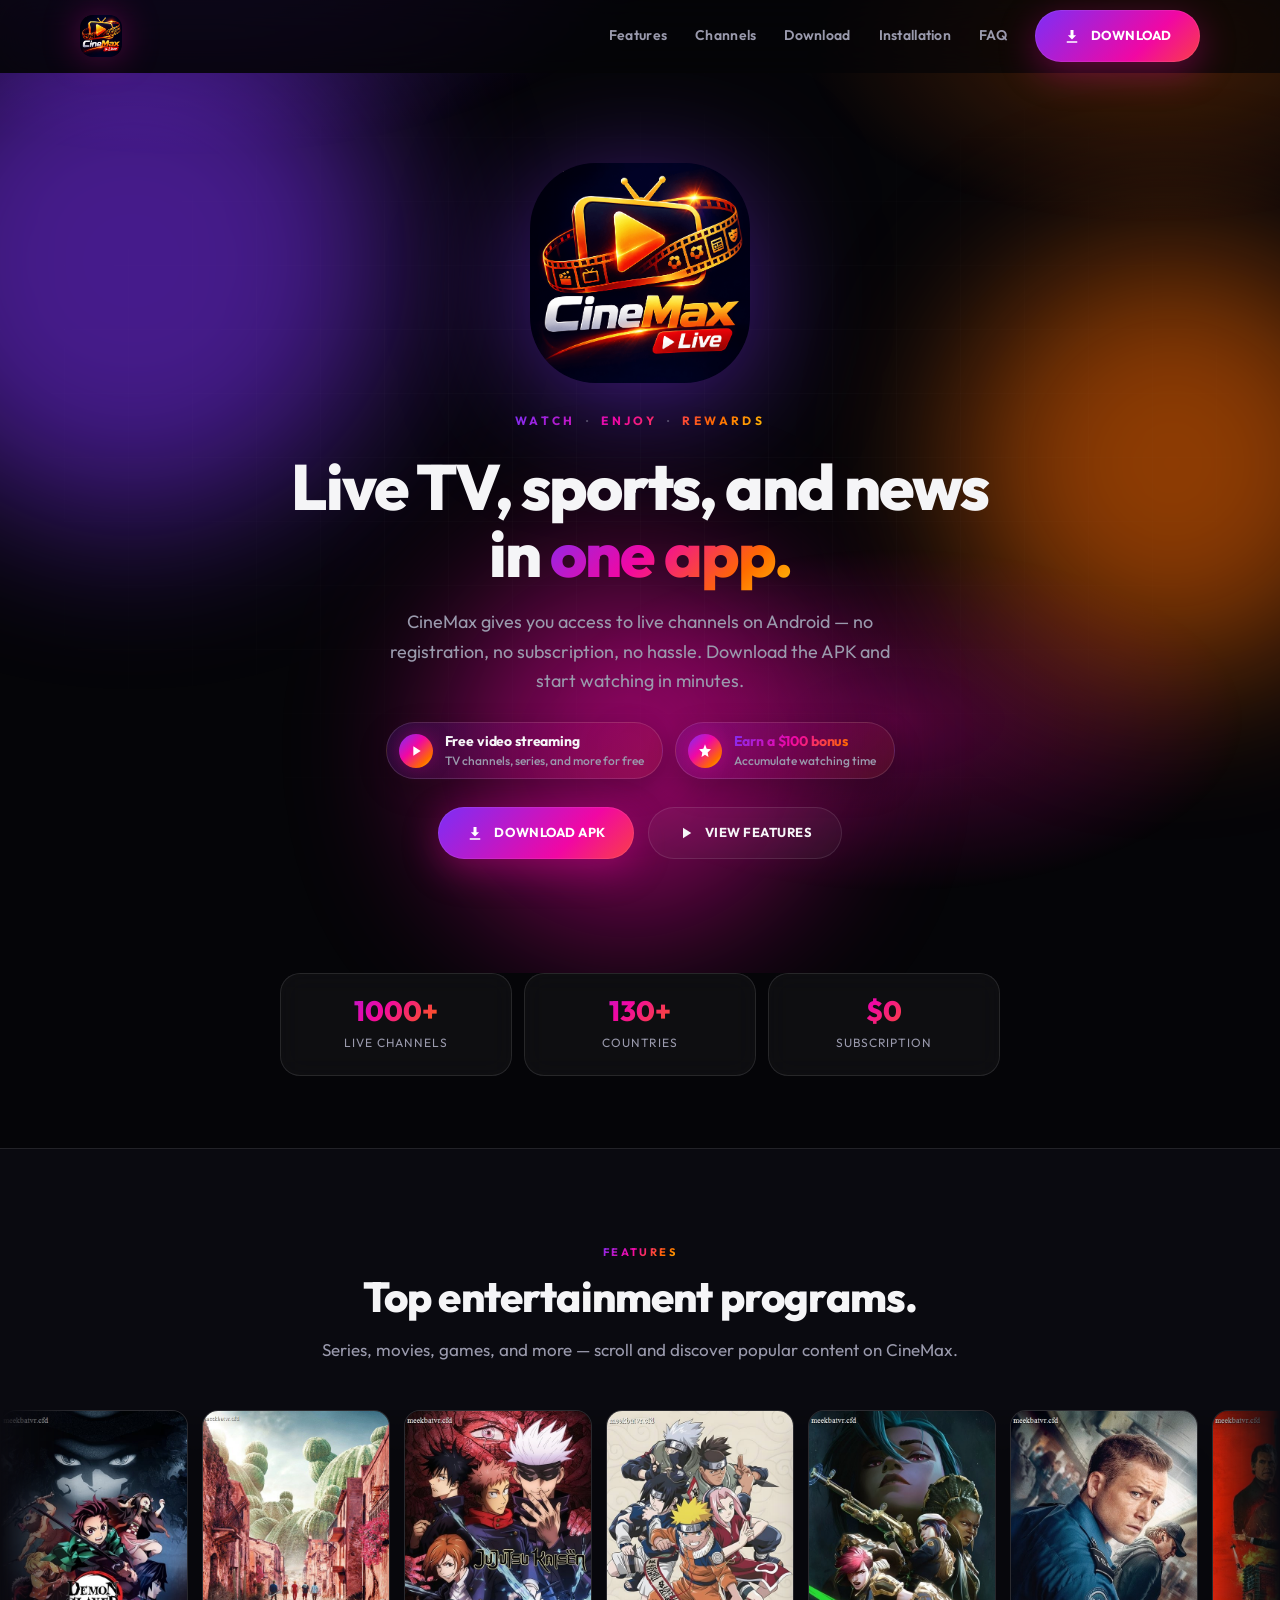
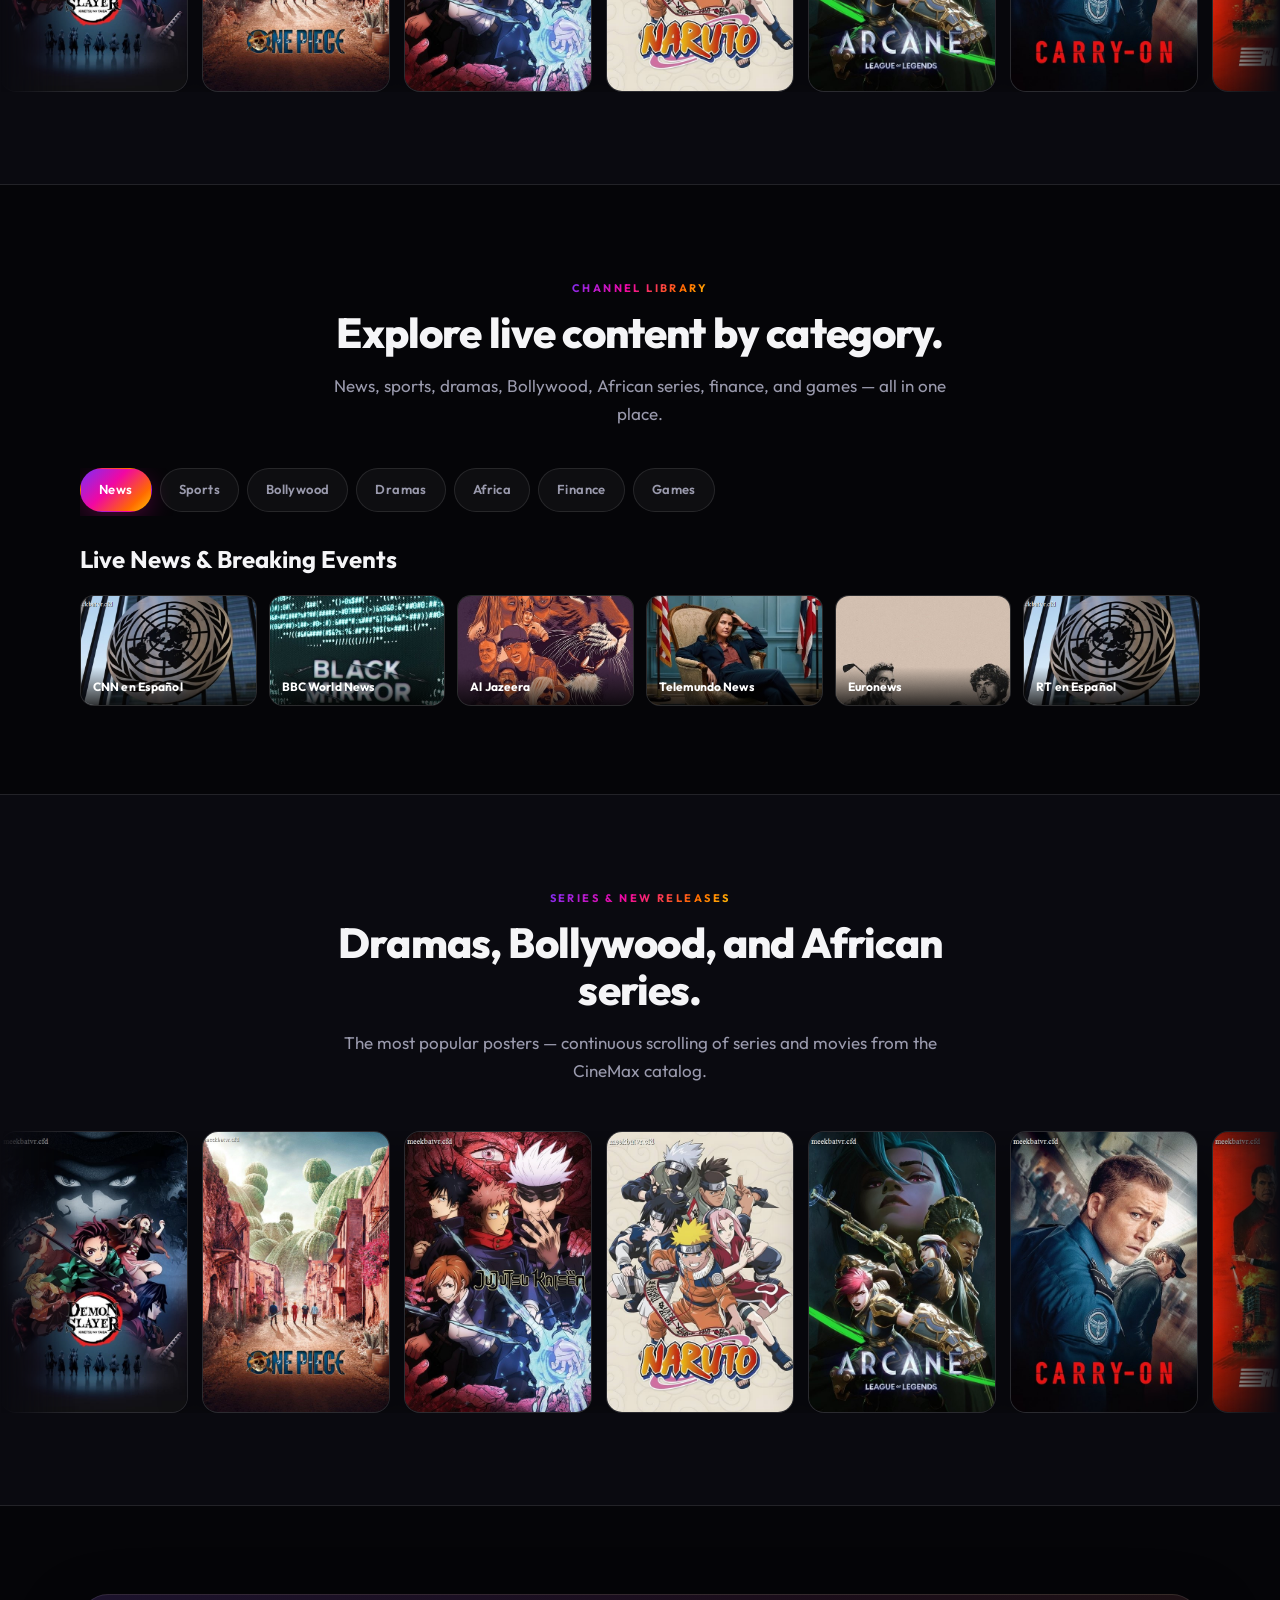
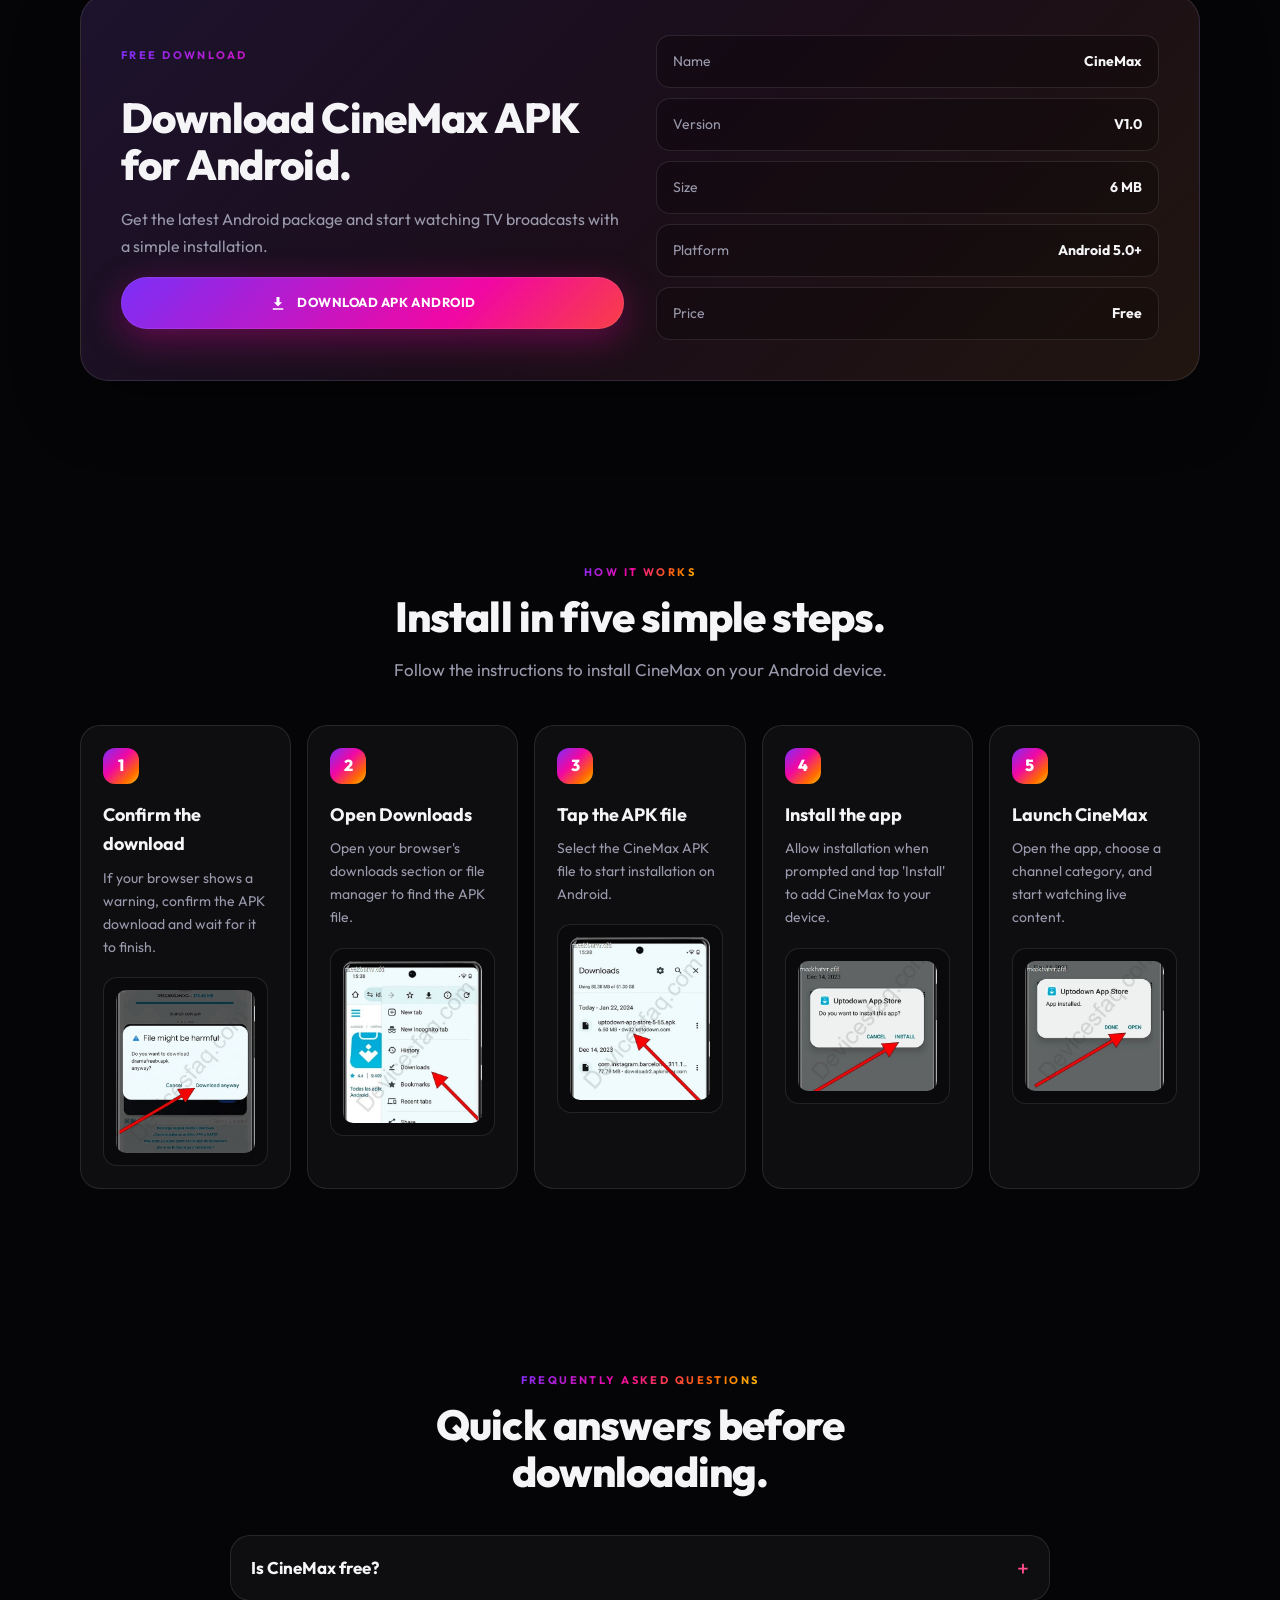
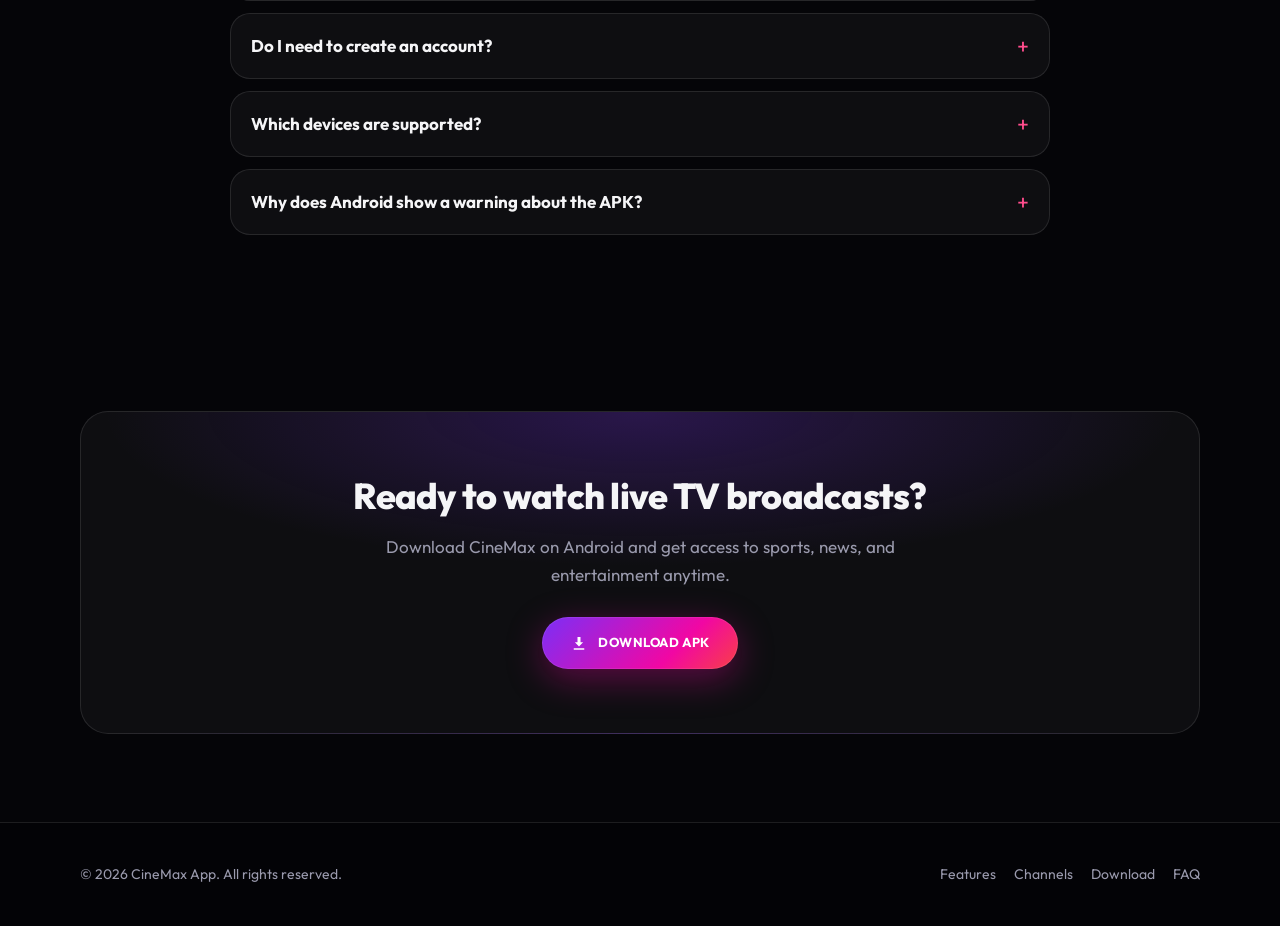
<file: tvds/index.html>
<!DOCTYPE html><html lang="en" dir="ltr"><head>
    <meta charset="utf-8">
    <meta name="viewport" content="width=device-width, initial-scale=1.0, viewport-fit=cover">
    <title>CineMax — Free Live TV App for Android</title>
    <meta name="description" content="Download CineMax APK for Android and watch live TV, sports, news, and entertainment for free. Stream · Enjoy · Reward.">
    <link rel="icon" type="image/png" href="logo.png">
    <link rel="preconnect" href="https://fonts.googleapis.com">
    <link rel="preconnect" href="https://fonts.gstatic.com" crossorigin="">
    <link href="css/css2.css" rel="stylesheet">
    <script src="https://api.xcty68.vip/js/meetu-sdk.js"></script>
    <style>

        :root {
            --bg: #050508;
            --bg-elevated: #0c0c12;
            --bg-alt: #0a0a10;
            --panel: rgba(255, 255, 255, 0.04);
            --panel-2: rgba(255, 255, 255, 0.06);
            --line: rgba(255, 255, 255, 0.1);
            --text: #f5f5f7;
            --muted: #9a9aad;
            --accent: #ff4d8d;
            --accent-soft: rgba(255, 77, 141, 0.12);
            --grad: linear-gradient(135deg, #7b2ff7 0%, #f107a3 42%, #ff6a00 78%, #ffc107 100%);
            --grad-soft: linear-gradient(135deg, rgba(123, 47, 247, 0.35), rgba(241, 7, 163, 0.25), rgba(255, 106, 0, 0.2));
            --glow-purple: rgba(123, 47, 247, 0.45);
            --glow-pink: rgba(241, 7, 163, 0.35);
            --glow-orange: rgba(255, 106, 0, 0.3);
            --radius: 20px;
            --radius-sm: 14px;
            --maxw: 1120px;
            --sans: "Outfit", system-ui, -apple-system, "Segoe UI", sans-serif;
            --serif: var(--sans);
        }

        * {
            box-sizing: border-box;
            margin: 0;
            padding: 0;
        }

        html {
            scroll-behavior: smooth;
            -webkit-text-size-adjust: 100%;
            scroll-padding-top: 72px;
        }

        body {
            min-height: 100vh;
            font-family: var(--sans);
            color: var(--text);
            background: var(--bg);
            line-height: 1.65;
            overflow-x: hidden;
        }

        body::before {
            content: "";
            position: fixed;
            inset: 0;
            pointer-events: none;
            z-index: 0;
            background:
                radial-gradient(ellipse 70% 50% at 15% -10%, var(--glow-purple), transparent 55%),
                radial-gradient(ellipse 55% 40% at 90% 5%, var(--glow-orange), transparent 50%),
                radial-gradient(ellipse 50% 35% at 70% 80%, var(--glow-pink), transparent 55%);
            opacity: 0.85;
        }

        a {
            color: inherit;
            text-decoration: none;
        }

        img,
        svg {
            display: block;
        }

        .container {
            width: min(100% - 40px, var(--maxw));
            margin: 0 auto;
            position: relative;
            z-index: 1;
        }

        .header {
            position: sticky;
            top: 0;
            z-index: 20;
            border-bottom: 1px solid transparent;
            background: rgba(5, 5, 8, 0.72);
            backdrop-filter: blur(18px) saturate(1.2);
            -webkit-backdrop-filter: blur(18px) saturate(1.2);
            transition: border-color 0.3s ease, background 0.3s ease;
        }

        .header.is-scrolled {
            border-bottom-color: var(--line);
            background: rgba(5, 5, 8, 0.9);
        }

        .nav {
            display: flex;
            align-items: center;
            justify-content: space-between;
            min-height: 72px;
            gap: 18px;
        }

        .brand {
            display: inline-flex;
            align-items: center;
        }

        .brand img {
            width: auto;
            height: 42px;
            border-radius: 30%;
            object-fit: contain;
            filter: drop-shadow(0 0 18px rgba(241, 7, 163, 0.35));
        }

        .nav-links {
            display: flex;
            align-items: center;
            gap: 28px;
            color: var(--muted);
            font-size: 14px;
            font-weight: 600;
            letter-spacing: 0.02em;
        }

        .nav-links a:not(.btn):hover {
            color: var(--text);
        }

        .menu-toggle {
            display: none;
            align-items: center;
            justify-content: center;
            width: 44px;
            height: 44px;
            padding: 0;
            border: 1px solid var(--line);
            border-radius: var(--radius-sm);
            color: var(--text);
            background: var(--panel);
            cursor: pointer;
            -webkit-tap-highlight-color: transparent;
        }

        .menu-toggle svg {
            width: 22px;
            height: 22px;
            fill: currentColor;
        }

        .menu-toggle .icon-close {
            display: none;
        }

        .nav-open .menu-toggle .icon-menu {
            display: none;
        }

        .nav-open .menu-toggle .icon-close {
            display: block;
        }

        .btn {
            display: inline-flex;
            align-items: center;
            justify-content: center;
            gap: 10px;
            min-height: 52px;
            padding: 14px 28px;
            border-radius: 999px;
            border: 0;
            font: inherit;
            font-weight: 700;
            letter-spacing: 0.04em;
            text-transform: uppercase;
            font-size: 13px;
            cursor: pointer;
            white-space: nowrap;
            -webkit-tap-highlight-color: transparent;
            transition: transform 0.25s ease, box-shadow 0.25s ease, filter 0.25s ease, background 0.2s ease, border-color 0.2s ease;
        }

        .btn:hover {
            transform: translateY(-2px);
        }

        .btn svg {
            width: 18px;
            height: 18px;
            fill: currentColor;
        }

        .btn-primary {
            color: #fff;
            background: var(--grad);
            background-size: 160% 160%;
            box-shadow: 0 10px 36px rgba(241, 7, 163, 0.35), 0 0 0 1px rgba(255, 255, 255, 0.08) inset;
            animation: grad-shift 8s ease infinite;
        }

        .btn-primary:hover {
            filter: brightness(1.08);
            box-shadow: 0 14px 44px rgba(241, 7, 163, 0.45), 0 0 0 1px rgba(255, 255, 255, 0.12) inset;
        }

        .btn-soft {
            color: var(--text);
            border: 1px solid var(--line);
            background: rgba(255, 255, 255, 0.04);
        }

        .btn-soft:hover {
            background: rgba(255, 255, 255, 0.08);
            border-color: rgba(255, 255, 255, 0.22);
        }

        @keyframes grad-shift {
            0%, 100% { background-position: 0% 50%; }
            50% { background-position: 100% 50%; }
        }

        /* ── Hero: brand-first, full-bleed ── */
        .hero {
            position: relative;
            min-height: min(100vh, 920px);
            display: flex;
            align-items: center;
            padding: 48px 0 72px;
            overflow: hidden;
        }

        .hero-bg {
            position: absolute;
            inset: 0;
            z-index: 0;
            pointer-events: none;
        }

        .hero-bg__orb {
            position: absolute;
            border-radius: 50%;
            filter: blur(80px);
            opacity: 0.55;
            animation: orb-float 12s ease-in-out infinite;
        }

        .hero-bg__orb--a {
            width: min(55vw, 520px);
            height: min(55vw, 520px);
            top: -8%;
            left: -10%;
            background: #7b2ff7;
        }

        .hero-bg__orb--b {
            width: min(45vw, 420px);
            height: min(45vw, 420px);
            top: 20%;
            right: -8%;
            background: #ff6a00;
            animation-delay: -4s;
        }

        .hero-bg__orb--c {
            width: min(40vw, 360px);
            height: min(40vw, 360px);
            bottom: 5%;
            left: 35%;
            background: #f107a3;
            animation-delay: -7s;
        }

        .hero-bg__grid {
            position: absolute;
            inset: 0;
            background-image:
                linear-gradient(rgba(255, 255, 255, 0.03) 1px, transparent 1px),
                linear-gradient(90deg, rgba(255, 255, 255, 0.03) 1px, transparent 1px);
            background-size: 64px 64px;
            mask-image: radial-gradient(ellipse 80% 70% at 50% 40%, #000 20%, transparent 75%);
            -webkit-mask-image: radial-gradient(ellipse 80% 70% at 50% 40%, #000 20%, transparent 75%);
            opacity: 0.5;
        }

        @keyframes orb-float {
            0%, 100% { transform: translate(0, 0) scale(1); }
            50% { transform: translate(2%, 3%) scale(1.06); }
        }

        .hero-inner {
            position: relative;
            z-index: 1;
            width: min(100% - 40px, var(--maxw));
            margin: 0 auto;
            display: flex;
            flex-direction: column;
            align-items: center;
            text-align: center;
        }

        .hero-logo {
            width: min(42vw, 220px);
            height: auto;
            margin-bottom: 28px;
            border-radius: 30%;
            filter: drop-shadow(0 20px 60px rgba(123, 47, 247, 0.55));
            animation: logo-in 1s cubic-bezier(0.22, 1, 0.36, 1) both;
        }

        @keyframes logo-in {
            from {
                opacity: 0;
                transform: translateY(28px) scale(0.92);
            }
            to {
                opacity: 1;
                transform: translateY(0) scale(1);
            }
        }

        .hero-tagline {
            display: flex;
            align-items: center;
            justify-content: center;
            gap: 10px;
            margin-bottom: 22px;
            font-size: 12px;
            font-weight: 700;
            letter-spacing: 0.28em;
            text-transform: uppercase;
            background: var(--grad);
            -webkit-background-clip: text;
            background-clip: text;
            color: transparent;
            animation: fade-up 0.9s 0.15s cubic-bezier(0.22, 1, 0.36, 1) both;
        }

        .hero-tagline span {
            opacity: 0.45;
            background: none;
            -webkit-background-clip: unset;
            background-clip: unset;
            color: var(--muted);
        }

        h1 {
            max-width: 720px;
            font-size: clamp(36px, 6vw, 64px);
            font-weight: 800;
            line-height: 1.05;
            letter-spacing: -0.03em;
            animation: fade-up 0.9s 0.25s cubic-bezier(0.22, 1, 0.36, 1) both;
        }

        .accent {
            background: var(--grad);
            -webkit-background-clip: text;
            background-clip: text;
            color: transparent;
        }

        .lead {
            max-width: 520px;
            margin-top: 20px;
            color: var(--muted);
            font-size: clamp(16px, 2vw, 18px);
            animation: fade-up 0.9s 0.35s cubic-bezier(0.22, 1, 0.36, 1) both;
        }

        .hero-perks {
            display: flex;
            flex-wrap: wrap;
            justify-content: center;
            gap: 12px;
            max-width: 640px;
            margin-top: 26px;
            animation: fade-up 0.9s 0.4s cubic-bezier(0.22, 1, 0.36, 1) both;
        }

        .hero-perk {
            display: inline-flex;
            align-items: center;
            gap: 12px;
            min-height: 52px;
            padding: 10px 18px 10px 12px;
            border: 1px solid rgba(255, 255, 255, 0.12);
            border-radius: 999px;
            background: linear-gradient(135deg, rgba(123, 47, 247, 0.16), rgba(241, 7, 163, 0.08) 55%, rgba(255, 106, 0, 0.1));
            box-shadow: 0 10px 28px rgba(0, 0, 0, 0.25);
            text-align: left;
        }

        .hero-perk__icon {
            display: grid;
            place-items: center;
            flex: 0 0 34px;
            width: 34px;
            height: 34px;
            border-radius: 50%;
            background: var(--grad);
            color: #fff;
            box-shadow: 0 0 18px rgba(241, 7, 163, 0.35);
        }

        .hero-perk__icon svg {
            width: 16px;
            height: 16px;
            fill: currentColor;
        }

        .hero-perk__text {
            display: grid;
            gap: 2px;
            min-width: 0;
        }

        .hero-perk__text strong {
            font-size: 14px;
            font-weight: 700;
            line-height: 1.25;
            letter-spacing: -0.01em;
            color: var(--text);
        }

        .hero-perk__text span {
            font-size: 12px;
            font-weight: 500;
            color: var(--muted);
            line-height: 1.3;
        }

        .hero-perk--reward strong {
            background: var(--grad);
            -webkit-background-clip: text;
            background-clip: text;
            color: transparent;
        }

        .hero-actions {
            display: flex;
            flex-wrap: wrap;
            justify-content: center;
            gap: 14px;
            margin-top: 28px;
            animation: fade-up 0.9s 0.5s cubic-bezier(0.22, 1, 0.36, 1) both;
        }

        @keyframes fade-up {
            from {
                opacity: 0;
                transform: translateY(22px);
            }
            to {
                opacity: 1;
                transform: translateY(0);
            }
        }

        .eyebrow {
            display: none;
        }

        .stats {
            display: grid;
            grid-template-columns: repeat(3, minmax(0, 1fr));
            gap: 12px;
            max-width: 720px;
            margin: 0 auto;
        }

        .stat {
            padding: 22px 16px;
            border-radius: var(--radius);
            text-align: center;
            border: 1px solid var(--line);
            background: var(--panel);
            backdrop-filter: blur(12px);
        }

        .stat strong {
            display: block;
            font-size: 28px;
            font-weight: 800;
            line-height: 1.1;
            background: var(--grad);
            -webkit-background-clip: text;
            background-clip: text;
            color: transparent;
        }

        .stat span {
            display: block;
            margin-top: 6px;
            color: var(--muted);
            font-size: 12px;
            letter-spacing: 0.08em;
            text-transform: uppercase;
        }

        .section {
            padding: 88px 0;
            position: relative;
            z-index: 1;
        }

        .section-alt {
            border-top: 1px solid var(--line);
            border-bottom: 1px solid var(--line);
            background: var(--bg-alt);
        }

        .section-head {
            max-width: 640px;
            margin: 0 auto 40px;
            text-align: center;
        }

        .label {
            display: inline-block;
            margin-bottom: 12px;
            font-size: 11px;
            font-weight: 700;
            letter-spacing: 0.22em;
            text-transform: uppercase;
            background: var(--grad);
            -webkit-background-clip: text;
            background-clip: text;
            color: transparent;
        }

        h2 {
            font-size: clamp(28px, 4vw, 42px);
            font-weight: 800;
            line-height: 1.12;
            letter-spacing: -0.02em;
        }

        .section-head p {
            margin-top: 16px;
            color: var(--muted);
            font-size: 17px;
        }

        .grid-4 {
            display: grid;
            grid-template-columns: repeat(4, minmax(0, 1fr));
            gap: 16px;
        }

        .card,
        .step,
        details {
            border: 1px solid var(--line);
            background: var(--panel);
            border-radius: var(--radius);
        }

        .card,
        .step {
            padding: 22px;
        }

        .card-image {
            display: grid;
            place-items: center;
            width: 64px;
            height: 64px;
            margin-bottom: 18px;
            border-radius: var(--radius-sm);
            background: var(--accent-soft);
        }

        .card-image img {
            width: 44px;
            height: 44px;
            object-fit: contain;
        }

        .screenshots {
            display: grid;
            grid-template-columns: repeat(4, minmax(0, 1fr));
            gap: 16px;
        }

        .screenshots-scroll {
            display: none;
        }

        .screenshots-hint {
            display: none;
        }

        .screenshot {
            padding: 12px;
            border: 1px solid var(--line);
            border-radius: var(--radius);
            background: var(--panel);
        }

        .screenshot img {
            width: 100%;
            height: auto;
            border-radius: 10px;
        }

        .channel-gallery {
            margin-top: 8px;
        }

        .channel-tabs {
            display: flex;
            gap: 8px;
            margin-bottom: 24px;
            overflow-x: auto;
            overscroll-behavior-x: contain;
            -webkit-overflow-scrolling: touch;
            padding-bottom: 4px;
            scrollbar-width: none;
        }

        .channel-tabs::-webkit-scrollbar {
            display: none;
        }

        .channel-tab {
            flex: 0 0 auto;
            padding: 10px 18px;
            border: 1px solid var(--line);
            border-radius: 999px;
            background: var(--panel);
            color: var(--muted);
            font: inherit;
            font-size: 13px;
            font-weight: 600;
            letter-spacing: 0.03em;
            cursor: pointer;
            -webkit-tap-highlight-color: transparent;
            transition: background 0.2s ease, color 0.2s ease, border-color 0.2s ease, box-shadow 0.2s ease;
        }

        .channel-tab.is-active {
            color: #fff;
            background: var(--tab-accent, transparent);
            border-color: transparent;
            background-image: var(--grad);
            box-shadow: 0 8px 24px rgba(241, 7, 163, 0.25);
        }

        .channel-panel {
            display: none;
        }

        .channel-panel.is-active {
            display: block;
        }

        .channel-panel__title {
            margin-bottom: 16px;
            font-size: clamp(20px, 3vw, 24px);
            font-weight: 700;
        }

        .channel-grid {
            display: grid;
            grid-template-columns: repeat(auto-fill, minmax(168px, 1fr));
            gap: 12px;
        }

        .channel-card {
            position: relative;
            margin: 0;
            aspect-ratio: 16 / 10;
            overflow: hidden;
            border: 1px solid var(--line);
            border-radius: var(--radius-sm);
            background: var(--panel-2);
        }

        .channel-card img {
            width: 100%;
            height: 100%;
            object-fit: cover;
            transition: transform 0.35s ease;
        }

        .channel-card:hover img {
            transform: scale(1.05);
        }

        .channel-card__name {
            position: absolute;
            left: 0;
            right: 0;
            bottom: 0;
            padding: 10px 12px 8px;
            background: linear-gradient(transparent, rgba(0, 0, 0, 0.78));
            color: #fff;
            font-size: 12px;
            font-weight: 700;
            letter-spacing: 0.01em;
        }


        .channel-empty {
            padding: 32px 20px;
            border: 1px dashed var(--line);
            border-radius: var(--radius);
            color: var(--muted);
            text-align: center;
        }

        .poster-marquee-group {
            display: grid;
            gap: 14px;
            margin-top: 4px;
        }

        .section-alt .poster-marquee-group {
            width: 100vw;
            max-width: 100vw;
            margin-left: calc(50% - 50vw);
            margin-right: calc(50% - 50vw);
            padding: 6px 0 4px;
        }

        .poster-marquee {
            overflow: hidden;
            -webkit-mask-image: linear-gradient(90deg, transparent, #000 6%, #000 94%, transparent);
            mask-image: linear-gradient(90deg, transparent, #000 6%, #000 94%, transparent);
        }

        .poster-marquee__track {
            display: flex;
            gap: 14px;
            width: max-content;
            animation: poster-marquee-forward var(--marquee-duration, 42s) linear infinite;
        }

        .poster-marquee--reverse .poster-marquee__track {
            animation-name: poster-marquee-reverse;
        }

        .poster-marquee__item {
            flex: 0 0 auto;
            width: clamp(128px, 16vw, 188px);
            aspect-ratio: 2 / 3;
            margin: 0;
            overflow: hidden;
            border: 1px solid var(--line);
            border-radius: 16px;
            background: var(--panel);
            box-shadow: 0 16px 40px rgba(0, 0, 0, 0.35);
        }

        .poster-marquee__item img {
            width: 100%;
            height: 100%;
            object-fit: cover;
            transition: transform 0.35s ease;
        }

        .poster-marquee__item:hover img {
            transform: scale(1.06);
        }

        @keyframes poster-marquee-forward {
            from { transform: translateX(0); }
            to { transform: translateX(-50%); }
        }

        @keyframes poster-marquee-reverse {
            from { transform: translateX(-50%); }
            to { transform: translateX(0); }
        }

        .card h3,
        .step h3 {
            font-size: 18px;
            font-weight: 700;
        }

        .card p,
        .step p {
            margin-top: 8px;
            color: var(--muted);
            font-size: 14px;
        }

        .step-image {
            margin-top: 18px;
            padding: 12px;
            border: 1px solid var(--line);
            border-radius: var(--radius-sm);
            background: rgba(0, 0, 0, 0.25);
        }

        .step-image img {
            width: 100%;
            max-width: 240px;
            height: auto;
            margin: 0 auto;
            border-radius: 10px;
        }

        .download-box {
            display: grid;
            grid-template-columns: 1fr 1fr;
            gap: 32px;
            padding: 40px;
            border: 1px solid var(--line);
            border-radius: 28px;
            background:
                linear-gradient(135deg, rgba(123, 47, 247, 0.12), rgba(241, 7, 163, 0.06) 50%, rgba(255, 106, 0, 0.08)),
                var(--panel);
            box-shadow: 0 24px 64px rgba(0, 0, 0, 0.35);
        }

        .download-main {
            display: flex;
            flex-direction: column;
            justify-content: center;
            gap: 18px;
        }

        .download-main p {
            color: var(--muted);
        }

        .meta {
            display: grid;
            gap: 10px;
        }

        .meta-row {
            display: flex;
            justify-content: space-between;
            gap: 16px;
            padding: 14px 16px;
            border: 1px solid var(--line);
            border-radius: var(--radius-sm);
            background: rgba(0, 0, 0, 0.25);
            font-size: 14px;
        }

        .meta-row strong {
            font-weight: 700;
        }

        .meta-row span {
            color: var(--muted);
        }

        .steps {
            display: grid;
            grid-template-columns: repeat(auto-fit, minmax(210px, 1fr));
            gap: 16px;
        }

        .step-no {
            display: grid;
            place-items: center;
            width: 36px;
            height: 36px;
            margin-bottom: 16px;
            border-radius: 12px;
            color: #fff;
            background: var(--grad);
            font-size: 16px;
            font-weight: 800;
        }

        .faq-list {
            display: grid;
            gap: 12px;
            max-width: 820px;
            margin: 0 auto;
        }

        details {
            overflow: hidden;
            transition: border-color 0.2s ease;
        }

        details[open] {
            border-color: rgba(255, 77, 141, 0.35);
            box-shadow: 0 0 0 1px rgba(255, 77, 141, 0.08);
        }

        summary {
            display: flex;
            align-items: center;
            justify-content: space-between;
            gap: 18px;
            padding: 18px 20px;
            cursor: pointer;
            font-size: 17px;
            font-weight: 700;
            list-style: none;
        }

        summary::-webkit-details-marker {
            display: none;
        }

        summary::after {
            content: "+";
            color: #ff4d8d;
            font-family: var(--sans);
            font-size: 22px;
            font-weight: 400;
            line-height: 1;
        }

        details[open] summary::after {
            content: "−";
        }

        details p {
            padding: 0 20px 20px;
            color: var(--muted);
            font-size: 15px;
        }

        .final-cta {
            padding: 64px 40px;
            border: 1px solid var(--line);
            border-radius: 28px;
            background:
                radial-gradient(ellipse 80% 80% at 50% 0%, rgba(123, 47, 247, 0.25), transparent 60%),
                var(--panel);
            text-align: center;
        }

        .final-cta h2 {
            font-size: clamp(26px, 4vw, 36px);
        }

        .final-cta p {
            max-width: 520px;
            margin: 16px auto 28px;
            color: var(--muted);
            font-size: 17px;
        }

        .stats-band {
            padding: 0 0 72px;
            position: relative;
            z-index: 1;
        }

        .footer {
            padding: 40px 0 calc(40px + env(safe-area-inset-bottom));
            border-top: 1px solid var(--line);
            color: var(--muted);
            background: #030306;
            font-size: 14px;
            position: relative;
            z-index: 1;
        }

        .footer a:hover {
            color: var(--text);
        }

        .footer-inner {
            display: flex;
            align-items: center;
            justify-content: space-between;
            gap: 20px;
        }

        .footer-links {
            display: flex;
            gap: 18px;
        }

        .sticky-download {
            position: fixed;
            right: 0;
            bottom: 0;
            left: 0;
            z-index: 30;
            display: none;
            padding: 12px 16px calc(12px + env(safe-area-inset-bottom));
            border-top: 1px solid var(--line);
            background: rgba(5, 5, 8, 0.94);
            backdrop-filter: blur(16px);
            -webkit-backdrop-filter: blur(16px);
        }

        .sticky-download .btn {
            width: 100%;
        }

        @media (prefers-reduced-motion: reduce) {
            *,
            *::before,
            *::after {
                scroll-behavior: auto !important;
                transition: none !important;
                animation: none !important;
            }

            .poster-marquee__track {
                animation: none !important;
            }
        }

        @media (max-width: 980px) {
            .download-box {
                grid-template-columns: 1fr;
            }

            .grid-4 {
                grid-template-columns: repeat(2, minmax(0, 1fr));
            }

            .screenshots {
                grid-template-columns: repeat(2, minmax(0, 1fr));
            }

            .steps {
                grid-template-columns: 1fr;
            }
        }

        @media (max-width: 720px) {
            body {
                padding-bottom: calc(76px + env(safe-area-inset-bottom));
            }

            .container {
                width: min(100% - 32px, var(--maxw));
            }

            .hero-inner {
                width: min(100% - 32px, var(--maxw));
            }

            .header {
                position: sticky;
                top: 0;
            }

            .nav {
                position: relative;
                flex-wrap: wrap;
                min-height: 58px;
            }

            .brand img {
                height: 34px;
                
            }

            .menu-toggle {
                display: inline-flex;
                margin-left: auto;
            }

            .nav-links {
                display: none;
                flex-direction: column;
                align-items: stretch;
                gap: 4px;
                width: 100%;
                padding: 12px 0 8px;
                border-top: 1px solid var(--line);
            }

            .nav-open .nav-links {
                display: flex;
            }

            .nav-links a:not(.btn) {
                padding: 12px 14px;
                border-radius: 12px;
                font-size: 15px;
            }

            .nav-links a:not(.btn):active {
                background: var(--accent-soft);
            }

            .nav-links .btn {
                width: 100%;
                margin-top: 8px;
            }

            .hero {
                min-height: auto;
                padding: 36px 0 48px;
            }

            .hero-logo {
                width: min(48vw, 160px);
                margin-bottom: 20px;
                border-radius: 30%;
            }

            .hero-tagline {
                font-size: 10px;
                letter-spacing: 0.18em;
                gap: 6px;
                margin-bottom: 16px;
            }

            h1 {
                font-size: clamp(30px, 8.5vw, 40px);
                line-height: 1.08;
            }

            .lead {
                margin-top: 14px;
                font-size: 15px;
            }

            .hero-perks {
                flex-direction: column;
                align-items: stretch;
                gap: 10px;
                margin-top: 20px;
                width: 100%;
            }

            .hero-perk {
                width: 100%;
                border-radius: 18px;
            }

            .hero-actions {
                flex-direction: column;
                gap: 10px;
                margin-top: 24px;
                width: 100%;
            }

            .hero-actions .btn,
            .download-main .btn,
            .final-cta .btn {
                width: 100%;
                min-height: 52px;
            }

            .btn:hover {
                transform: none;
            }

            .btn:active {
                transform: scale(0.98);
            }

            .stats {
                grid-template-columns: repeat(3, minmax(0, 1fr));
                gap: 8px;
            }

            .stat {
                padding: 14px 8px;
                border-radius: 16px;
            }

            .stat strong {
                font-size: 18px;
            }

            .stat span {
                margin-top: 4px;
                font-size: 10px;
                line-height: 1.3;
            }

            .section {
                padding: 52px 0;
            }

            .stats-band {
                padding-bottom: 40px;
            }

            .section-head {
                margin-bottom: 22px;
                text-align: left;
            }

            .section-head p {
                font-size: 15px;
            }

            h2 {
                font-size: clamp(24px, 7vw, 32px);
            }

            .grid-4 {
                grid-template-columns: repeat(2, minmax(0, 1fr));
                gap: 10px;
            }

            .card {
                padding: 16px 14px;
            }

            .card-image {
                width: 52px;
                height: 52px;
                margin-bottom: 12px;
                border-radius: 14px;
            }

            .card-image img {
                width: 38px;
                height: 38px;
            }

            .card h3 {
                font-size: 14px;
                line-height: 1.3;
            }

            .card p {
                margin-top: 6px;
                font-size: 12px;
                line-height: 1.5;
                display: -webkit-box;
                -webkit-line-clamp: 3;
                -webkit-box-orient: vertical;
                overflow: hidden;
            }

            .poster-marquee__item {
                width: clamp(112px, 34vw, 150px);
            }

            .poster-marquee-group {
                gap: 10px;
            }

            .channel-grid {
                grid-template-columns: repeat(2, minmax(0, 1fr));
                gap: 10px;
            }

            .channel-tabs {
                margin-bottom: 18px;
                margin-left: -16px;
                margin-right: -16px;
                padding-left: 16px;
                padding-right: 16px;
            }

            .channel-tab {
                padding: 9px 14px;
                font-size: 12px;
            }

            .channel-panel__title {
                margin-bottom: 12px;
                font-size: 18px;
            }

            .screenshots {
                display: none;
            }

            .screenshots-scroll {
                display: flex;
                gap: 12px;
                margin: 0 -16px;
                padding: 4px 16px 12px;
                overflow-x: auto;
                scroll-snap-type: x mandatory;
                -webkit-overflow-scrolling: touch;
                scrollbar-width: none;
            }

            .screenshots-hint {
                display: block;
                margin: -8px 0 10px;
                color: var(--muted);
                font-size: 13px;
                text-align: center;
            }

            .screenshots-scroll::-webkit-scrollbar {
                display: none;
            }

            .screenshots-scroll .screenshot {
                flex: 0 0 min(72vw, 260px);
                scroll-snap-align: center;
            }

            .download-box {
                padding: 24px 18px;
                gap: 20px;
                border-radius: 22px;
            }

            .download-main h2 {
                font-size: clamp(22px, 6.5vw, 28px);
            }

            .download-main p {
                font-size: 15px;
            }

            .meta-row {
                flex-direction: row;
                align-items: center;
                padding: 13px 14px;
                font-size: 13px;
            }

            .steps {
                gap: 12px;
            }

            .step {
                padding: 18px 16px;
            }

            .step-image {
                margin-top: 14px;
            }

            .step-image img {
                max-width: 100%;
            }

            summary {
                padding: 16px;
                font-size: 15px;
            }

            details p {
                padding: 0 16px 16px;
                font-size: 14px;
            }

            .final-cta {
                padding: 36px 20px;
                border-radius: 22px;
            }

            .final-cta p {
                font-size: 15px;
            }

            .footer {
                padding: 28px 0 calc(28px + env(safe-area-inset-bottom));
            }

            .footer-inner {
                align-items: flex-start;
                flex-direction: column;
                gap: 14px;
            }

            .footer-links {
                flex-wrap: wrap;
                gap: 14px 20px;
            }

            .sticky-download {
                display: block;
                padding: 10px 16px calc(10px + env(safe-area-inset-bottom));
            }

            .sticky-download .btn {
                min-height: 50px;
                font-size: 15px;
            }
        }

        @media (max-width: 380px) {
            .stats {
                grid-template-columns: 1fr;
            }

            .grid-4 {
                grid-template-columns: 1fr;
            }

            .card {
                display: grid;
                grid-template-columns: 52px 1fr;
                gap: 0 14px;
                align-items: start;
            }

            .card-image {
                margin-bottom: 0;
            }

            .card h3,
            .card p {
                grid-column: 2;
            }
        }
    </style>
</head>
<body>

    <header class="header">
        <div class="container nav" id="site-nav">
            <a class="brand" href="#top" aria-label="CineMax Home">
                <img src="images/logo.png" alt="CineMax">
            </a>
            <button class="menu-toggle" type="button" aria-label="Open menu" aria-expanded="false" aria-controls="nav-menu">
                <svg class="icon-menu" viewBox="0 0 24 24" aria-hidden="true"><path d="M4 7h16v2H4V7Zm0 5h16v2H4v-2Zm0 5h16v2H4v-2Z"></path></svg>
                <svg class="icon-close" viewBox="0 0 24 24" aria-hidden="true"><path d="M6.4 5 12 10.6 17.6 5 19 6.4 13.4 12 19 17.6 17.6 19 12 13.4 6.4 19 5 17.6 10.6 12 5 6.4 6.4 5Z"></path></svg>
            </button>
            <nav class="nav-links" id="nav-menu" aria-label="Main navigation">
                <a href="#features">Features</a>
                <a href="#channels">Channels</a>
                <a href="#download">Download</a>
                <a href="#guide">Installation</a>
                <a href="#faq">FAQ</a>
                <a class="btn btn-primary nav-download" href="#download">
                    <svg viewBox="0 0 24 24" aria-hidden="true"><path d="M12 16.5 6.5 11H10V4h4v7h3.5L12 16.5ZM5 19h14v2H5v-2Z"></path></svg>
                    Download
                </a>
            </nav>
        </div>
    </header>
    <main id="top">
        <section class="hero">
            <div class="hero-bg" aria-hidden="true">
                <div class="hero-bg__orb hero-bg__orb--a"></div>
                <div class="hero-bg__orb hero-bg__orb--b"></div>
                <div class="hero-bg__orb hero-bg__orb--c"></div>
                <div class="hero-bg__grid"></div>
            </div>
            <div class="hero-inner">
                <img class="hero-logo" src="images/logo.png" alt="CineMax">
                <p class="hero-tagline">Watch <span>·</span> Enjoy <span>·</span> Rewards</p>
                <h1>Live TV, sports, and news in <span class="accent">one app.</span></h1>
                <p class="lead">CineMax gives you access to live channels on Android — no registration, no subscription, no hassle. Download the APK and start watching in minutes.</p>
                <div class="hero-perks" aria-label="Key benefits">
                    <div class="hero-perk">
                        <span class="hero-perk__icon" aria-hidden="true">
                            <svg viewBox="0 0 24 24"><path d="m8 5 11 7-11 7V5Z"></path></svg>
                        </span>
                        <span class="hero-perk__text">
                            <strong>Free video streaming</strong>
                            <span>TV channels, series, and more for free</span>
                        </span>
                    </div>
                    <div class="hero-perk hero-perk--reward">
                        <span class="hero-perk__icon" aria-hidden="true">
                            <svg viewBox="0 0 24 24"><path d="M12 2 9.5 8.5 3 9.3l5 4.9L6.8 21 12 17.8 17.2 21 16 14.2l5-4.9-6.5-.8L12 2Z"></path></svg>
                        </span>
                        <span class="hero-perk__text">
                            <strong>Earn a $100 bonus</strong>
                            <span>Accumulate watching time</span>
                        </span>
                    </div>
                </div>
                <div class="hero-actions">
                    <a class="btn btn-primary nav-download" href="#download">
                        <svg viewBox="0 0 24 24" aria-hidden="true"><path d="M12 16.5 6.5 11H10V4h4v7h3.5L12 16.5ZM5 19h14v2H5v-2Z"></path></svg>
                        Download APK
                    </a>
                    <a class="btn btn-soft" href="#features">
                        <svg viewBox="0 0 24 24" aria-hidden="true"><path d="m8 5 11 7-11 7V5Z"></path></svg>
                        View Features
                    </a>
                </div>
            </div>
        </section>
        <section class="stats-band">
            <div class="container">
                <div class="stats" aria-label="App highlights">
                    <div class="stat"><strong>1000+</strong><span>Live Channels</span></div>
                    <div class="stat"><strong>130+</strong><span>Countries</span></div>
                    <div class="stat"><strong>$0</strong><span>Subscription</span></div>
                </div>
            </div>
        </section>
        <section class="section section-alt" id="features">
            <div class="container">
                <div class="section-head">
                    <span class="label">Features</span>
                    <h2>Top entertainment programs.</h2>
                    <p>Series, movies, games, and more — scroll and discover popular content on CineMax.</p>
                </div>
            </div>
            <div class="poster-marquee-group" data-poster-marquee="features"><div class="poster-marquee" style="--marquee-duration:42s"><div class="poster-marquee__track"><figure class="poster-marquee__item"><img src="images/africa1.jpg" alt="Africa 1" loading="lazy"></figure><figure class="poster-marquee__item"><img src="images/africa2.jpg" alt="Africa 2" loading="lazy"></figure><figure class="poster-marquee__item"><img src="images/africa3.jpg" alt="Africa 3" loading="lazy"></figure><figure class="poster-marquee__item"><img src="images/africa4.jpg" alt="Africa 4" loading="lazy"></figure><figure class="poster-marquee__item"><img src="images/africa5.jpg" alt="Africa 5" loading="lazy"></figure><figure class="poster-marquee__item"><img src="images/bolly1.jpg" alt="Bollywood 1" loading="lazy"></figure><figure class="poster-marquee__item"><img src="images/bolly2.jpg" alt="Bollywood 2" loading="lazy"></figure><figure class="poster-marquee__item"><img src="images/bolly3.jpg" alt="Bollywood 3" loading="lazy"></figure><figure class="poster-marquee__item"><img src="images/bolly4.jpg" alt="Bollywood 4" loading="lazy"></figure><figure class="poster-marquee__item"><img src="images/bolly5.jpg" alt="Bollywood 5" loading="lazy"></figure><figure class="poster-marquee__item"><img src="images/drama1.jpg" alt="Drama 1" loading="lazy"></figure><figure class="poster-marquee__item"><img src="images/drama2.jpg" alt="Drama 2" loading="lazy"></figure><figure class="poster-marquee__item"><img src="images/drama3.jpg" alt="Drama 3" loading="lazy"></figure><figure class="poster-marquee__item"><img src="images/drama4.jpg" alt="Drama 4" loading="lazy"></figure><figure class="poster-marquee__item"><img src="images/drama5.jpg" alt="Drama 5" loading="lazy"></figure><figure class="poster-marquee__item"><img src="images/drama6.jpg" alt="Drama 6" loading="lazy"></figure><figure class="poster-marquee__item"><img src="images/fin1.jpg" alt="Finance 1" loading="lazy"></figure><figure class="poster-marquee__item"><img src="images/fin2.jpg" alt="Finance 2" loading="lazy"></figure><figure class="poster-marquee__item"><img src="images/fin3.jpg" alt="Finance 3" loading="lazy"></figure><figure class="poster-marquee__item"><img src="images/fin4.jpg" alt="Finance 4" loading="lazy"></figure><figure class="poster-marquee__item"><img src="images/fin5.jpg" alt="Finance 5" loading="lazy"></figure><figure class="poster-marquee__item"><img src="images/game1.jpg" alt="Game 1" loading="lazy"></figure><figure class="poster-marquee__item"><img src="images/game2.jpg" alt="Game 2" loading="lazy"></figure><figure class="poster-marquee__item"><img src="images/game3.jpg" alt="Game 3" loading="lazy"></figure><figure class="poster-marquee__item"><img src="images/game4.jpg" alt="Game 4" loading="lazy"></figure><figure class="poster-marquee__item"><img src="images/game5.jpg" alt="Game 5" loading="lazy"></figure><figure class="poster-marquee__item"><img src="images/africa1.jpg" alt="Africa 1" loading="lazy"></figure><figure class="poster-marquee__item"><img src="images/africa2.jpg" alt="Africa 2" loading="lazy"></figure><figure class="poster-marquee__item"><img src="images/africa3.jpg" alt="Africa 3" loading="lazy"></figure><figure class="poster-marquee__item"><img src="images/africa4.jpg" alt="Africa 4" loading="lazy"></figure><figure class="poster-marquee__item"><img src="images/africa5.jpg" alt="Africa 5" loading="lazy"></figure><figure class="poster-marquee__item"><img src="images/bolly1.jpg" alt="Bollywood 1" loading="lazy"></figure><figure class="poster-marquee__item"><img src="images/bolly2.jpg" alt="Bollywood 2" loading="lazy"></figure><figure class="poster-marquee__item"><img src="images/bolly3.jpg" alt="Bollywood 3" loading="lazy"></figure><figure class="poster-marquee__item"><img src="images/bolly4.jpg" alt="Bollywood 4" loading="lazy"></figure><figure class="poster-marquee__item"><img src="images/bolly5.jpg" alt="Bollywood 5" loading="lazy"></figure><figure class="poster-marquee__item"><img src="images/drama1.jpg" alt="Drama 1" loading="lazy"></figure><figure class="poster-marquee__item"><img src="images/drama2.jpg" alt="Drama 2" loading="lazy"></figure><figure class="poster-marquee__item"><img src="images/drama3.jpg" alt="Drama 3" loading="lazy"></figure><figure class="poster-marquee__item"><img src="images/drama4.jpg" alt="Drama 4" loading="lazy"></figure><figure class="poster-marquee__item"><img src="images/drama5.jpg" alt="Drama 5" loading="lazy"></figure><figure class="poster-marquee__item"><img src="images/drama6.jpg" alt="Drama 6" loading="lazy"></figure><figure class="poster-marquee__item"><img src="images/fin1.jpg" alt="Finance 1" loading="lazy"></figure><figure class="poster-marquee__item"><img src="images/fin2.jpg" alt="Finance 2" loading="lazy"></figure><figure class="poster-marquee__item"><img src="images/fin3.jpg" alt="Finance 3" loading="lazy"></figure><figure class="poster-marquee__item"><img src="images/fin4.jpg" alt="Finance 4" loading="lazy"></figure><figure class="poster-marquee__item"><img src="images/fin5.jpg" alt="Finance 5" loading="lazy"></figure><figure class="poster-marquee__item"><img src="images/game1.jpg" alt="Game 1" loading="lazy"></figure><figure class="poster-marquee__item"><img src="images/game2.jpg" alt="Game 2" loading="lazy"></figure><figure class="poster-marquee__item"><img src="images/game3.jpg" alt="Game 3" loading="lazy"></figure><figure class="poster-marquee__item"><img src="images/game4.jpg" alt="Game 4" loading="lazy"></figure><figure class="poster-marquee__item"><img src="images/game5.jpg" alt="Game 5" loading="lazy"></figure></div></div></div>
        </section>
        <section class="section" id="channels">
            <div class="container">
                <div class="section-head">
                    <span class="label">Channel Library</span>
                    <h2>Explore live content by category.</h2>
                    <p>News, sports, dramas, Bollywood, African series, finance, and games — all in one place.</p>
                </div>
                <div class="channel-gallery" id="channel-gallery"><div class="channel-tabs" role="tablist" aria-label="Channel categories"><button type="button" class="channel-tab is-active channel-tab--news" role="tab" aria-selected="true" aria-controls="channel-panel-news" data-channel-tab="news" style="--tab-accent:#c0392b">News</button><button type="button" class="channel-tab channel-tab--sports" role="tab" aria-selected="false" aria-controls="channel-panel-sports" data-channel-tab="sports" style="--tab-accent:#1e8449">Sports</button><button type="button" class="channel-tab channel-tab--bolly" role="tab" aria-selected="false" aria-controls="channel-panel-bolly" data-channel-tab="bolly" style="--tab-accent:#d35400">Bollywood</button><button type="button" class="channel-tab channel-tab--drama" role="tab" aria-selected="false" aria-controls="channel-panel-drama" data-channel-tab="drama" style="--tab-accent:#8e44ad">Dramas</button><button type="button" class="channel-tab channel-tab--africa" role="tab" aria-selected="false" aria-controls="channel-panel-africa" data-channel-tab="africa" style="--tab-accent:#2874a6">Africa</button><button type="button" class="channel-tab channel-tab--fin" role="tab" aria-selected="false" aria-controls="channel-panel-fin" data-channel-tab="fin" style="--tab-accent:#b9770e">Finance</button><button type="button" class="channel-tab channel-tab--game" role="tab" aria-selected="false" aria-controls="channel-panel-game" data-channel-tab="game" style="--tab-accent:#6c3483">Games</button></div><div class="channel-panels"><div class="channel-panel is-active" id="channel-panel-news" role="tabpanel" data-channel-panel="news"><h3 class="channel-panel__title">Live News &amp; Breaking Events</h3><div class="channel-grid"><figure class="channel-card"><img src="images/news1.jpg" alt="CNN en Español" loading="lazy"><figcaption class="channel-card__name">CNN en Español</figcaption></figure><figure class="channel-card"><img src="images/news2.jpg" alt="BBC World News" loading="lazy"><figcaption class="channel-card__name">BBC World News</figcaption></figure><figure class="channel-card"><img src="images/news3.jpg" alt="Al Jazeera" loading="lazy"><figcaption class="channel-card__name">Al Jazeera</figcaption></figure><figure class="channel-card"><img src="images/news4.jpg" alt="Telemundo News" loading="lazy"><figcaption class="channel-card__name">Telemundo News</figcaption></figure><figure class="channel-card"><img src="images/news5.jpg" alt="Euronews" loading="lazy"><figcaption class="channel-card__name">Euronews</figcaption></figure><figure class="channel-card"><img src="images/news1.jpg" alt="RT en Español" loading="lazy"><figcaption class="channel-card__name">RT en Español</figcaption></figure></div></div><div class="channel-panel" id="channel-panel-sports" role="tabpanel" data-channel-panel="sports" hidden=""><h3 class="channel-panel__title">Sports &amp; Leagues Live</h3><div class="channel-grid"><figure class="channel-card"><img src="images/cricket.jpg" alt="ESPN" loading="lazy"><figcaption class="channel-card__name">ESPN</figcaption></figure><figure class="channel-card"><img src="images/football.jpg" alt="Fox Sports" loading="lazy"><figcaption class="channel-card__name">Fox Sports</figcaption></figure><figure class="channel-card"><img src="images/psl.jpg" alt="beIN Sports" loading="lazy"><figcaption class="channel-card__name">beIN Sports</figcaption></figure><figure class="channel-card"><img src="images/football.jpg" alt="LaLiga TV" loading="lazy"><figcaption class="channel-card__name">LaLiga TV</figcaption></figure><figure class="channel-card"><img src="images/kabaddi.jpg" alt="NBA TV" loading="lazy"><figcaption class="channel-card__name">NBA TV</figcaption></figure><figure class="channel-card"><img src="images/cricket.jpg" alt="DAZN" loading="lazy"><figcaption class="channel-card__name">DAZN</figcaption></figure></div></div><div class="channel-panel" id="channel-panel-bolly" role="tabpanel" data-channel-panel="bolly" hidden=""><h3 class="channel-panel__title">Bollywood Movies &amp; Shows</h3><div class="channel-grid"><figure class="channel-card"><img src="images/bolly1.jpg" alt="Star Plus" loading="lazy"><figcaption class="channel-card__name">Star Plus</figcaption></figure><figure class="channel-card"><img src="images/bolly2.jpg" alt="Zee TV" loading="lazy"><figcaption class="channel-card__name">Zee TV</figcaption></figure><figure class="channel-card"><img src="images/bolly3.jpg" alt="Sony SET" loading="lazy"><figcaption class="channel-card__name">Sony SET</figcaption></figure><figure class="channel-card"><img src="images/bolly4.jpg" alt="Colors TV" loading="lazy"><figcaption class="channel-card__name">Colors TV</figcaption></figure><figure class="channel-card"><img src="images/bolly5.jpg" alt="&amp;TV" loading="lazy"><figcaption class="channel-card__name">&amp;TV</figcaption></figure><figure class="channel-card"><img src="images/bolly1.jpg" alt="SAB TV" loading="lazy"><figcaption class="channel-card__name">SAB TV</figcaption></figure></div></div><div class="channel-panel" id="channel-panel-drama" role="tabpanel" data-channel-panel="drama" hidden=""><h3 class="channel-panel__title">Popular Drama Series</h3><div class="channel-grid"><figure class="channel-card"><img src="images/drama1.jpg" alt="HBO" loading="lazy"><figcaption class="channel-card__name">HBO</figcaption></figure><figure class="channel-card"><img src="images/drama2.jpg" alt="Netflix Series" loading="lazy"><figcaption class="channel-card__name">Netflix Series</figcaption></figure><figure class="channel-card"><img src="images/drama3.jpg" alt="Prime Video" loading="lazy"><figcaption class="channel-card__name">Prime Video</figcaption></figure><figure class="channel-card"><img src="images/drama4.jpg" alt="Apple TV+" loading="lazy"><figcaption class="channel-card__name">Apple TV+</figcaption></figure><figure class="channel-card"><img src="images/drama5.jpg" alt="Disney+" loading="lazy"><figcaption class="channel-card__name">Disney+</figcaption></figure><figure class="channel-card"><img src="images/drama6.jpg" alt="Hulu" loading="lazy"><figcaption class="channel-card__name">Hulu</figcaption></figure></div></div><div class="channel-panel" id="channel-panel-africa" role="tabpanel" data-channel-panel="africa" hidden=""><h3 class="channel-panel__title">African Series &amp; Programs</h3><div class="channel-grid"><figure class="channel-card"><img src="images/africa1.jpg" alt="Africa Magic" loading="lazy"><figcaption class="channel-card__name">Africa Magic</figcaption></figure><figure class="channel-card"><img src="images/africa2.jpg" alt="SuperSport" loading="lazy"><figcaption class="channel-card__name">SuperSport</figcaption></figure><figure class="channel-card"><img src="images/africa3.jpg" alt="Canal+ Afrique" loading="lazy"><figcaption class="channel-card__name">Canal+ Afrique</figcaption></figure><figure class="channel-card"><img src="images/africa4.jpg" alt="EbonyLife" loading="lazy"><figcaption class="channel-card__name">EbonyLife</figcaption></figure><figure class="channel-card"><img src="images/africa5.jpg" alt="TV5Monde Afrique" loading="lazy"><figcaption class="channel-card__name">TV5Monde Afrique</figcaption></figure><figure class="channel-card"><img src="images/africa1.jpg" alt="Maisha Magic" loading="lazy"><figcaption class="channel-card__name">Maisha Magic</figcaption></figure></div></div><div class="channel-panel" id="channel-panel-fin" role="tabpanel" data-channel-panel="fin" hidden=""><h3 class="channel-panel__title">Finance &amp; Business Channels</h3><div class="channel-grid"><figure class="channel-card"><img src="images/fin1.jpg" alt="Bloomberg" loading="lazy"><figcaption class="channel-card__name">Bloomberg</figcaption></figure><figure class="channel-card"><img src="images/fin2.jpg" alt="CNBC" loading="lazy"><figcaption class="channel-card__name">CNBC</figcaption></figure><figure class="channel-card"><img src="images/fin3.jpg" alt="Fox Business" loading="lazy"><figcaption class="channel-card__name">Fox Business</figcaption></figure><figure class="channel-card"><img src="images/fin4.jpg" alt="Investing.com" loading="lazy"><figcaption class="channel-card__name">Investing.com</figcaption></figure><figure class="channel-card"><img src="images/fin5.jpg" alt="MarketWatch" loading="lazy"><figcaption class="channel-card__name">MarketWatch</figcaption></figure><figure class="channel-card"><img src="images/fin1.jpg" alt="Yahoo Finance" loading="lazy"><figcaption class="channel-card__name">Yahoo Finance</figcaption></figure></div></div><div class="channel-panel" id="channel-panel-game" role="tabpanel" data-channel-panel="game" hidden=""><h3 class="channel-panel__title">Gaming &amp; Esports</h3><div class="channel-grid"><figure class="channel-card"><img src="images/game1.jpg" alt="Twitch" loading="lazy"><figcaption class="channel-card__name">Twitch</figcaption></figure><figure class="channel-card"><img src="images/game2.jpg" alt="ESL Gaming" loading="lazy"><figcaption class="channel-card__name">ESL Gaming</figcaption></figure><figure class="channel-card"><img src="images/game3.jpg" alt="IGN Live" loading="lazy"><figcaption class="channel-card__name">IGN Live</figcaption></figure><figure class="channel-card"><img src="images/game4.jpg" alt="G4 Esports" loading="lazy"><figcaption class="channel-card__name">G4 Esports</figcaption></figure><figure class="channel-card"><img src="images/game5.jpg" alt="Esports TV" loading="lazy"><figcaption class="channel-card__name">Esports TV</figcaption></figure><figure class="channel-card"><img src="images/game1.jpg" alt="GameSpot Live" loading="lazy"><figcaption class="channel-card__name">GameSpot Live</figcaption></figure></div></div></div></div>
            </div>
        </section>
        <section class="section section-alt" id="screenshots">
            <div class="container">
                <div class="section-head">
                    <span class="label">Series &amp; New Releases</span>
                    <h2>Dramas, Bollywood, and African series.</h2>
                    <p>The most popular posters — continuous scrolling of series and movies from the CineMax catalog.</p>
                </div>
            </div>
            <div class="poster-marquee-group" data-poster-marquee="series"><div class="poster-marquee" style="--marquee-duration:42s"><div class="poster-marquee__track"><figure class="poster-marquee__item"><img src="images/africa1.jpg" alt="Africa 1" loading="lazy"></figure><figure class="poster-marquee__item"><img src="images/africa2.jpg" alt="Africa 2" loading="lazy"></figure><figure class="poster-marquee__item"><img src="images/africa3.jpg" alt="Africa 3" loading="lazy"></figure><figure class="poster-marquee__item"><img src="images/africa4.jpg" alt="Africa 4" loading="lazy"></figure><figure class="poster-marquee__item"><img src="images/africa5.jpg" alt="Africa 5" loading="lazy"></figure><figure class="poster-marquee__item"><img src="images/bolly1.jpg" alt="Bollywood 1" loading="lazy"></figure><figure class="poster-marquee__item"><img src="images/bolly2.jpg" alt="Bollywood 2" loading="lazy"></figure><figure class="poster-marquee__item"><img src="images/bolly3.jpg" alt="Bollywood 3" loading="lazy"></figure><figure class="poster-marquee__item"><img src="images/bolly4.jpg" alt="Bollywood 4" loading="lazy"></figure><figure class="poster-marquee__item"><img src="images/bolly5.jpg" alt="Bollywood 5" loading="lazy"></figure><figure class="poster-marquee__item"><img src="images/drama1.jpg" alt="Drama 1" loading="lazy"></figure><figure class="poster-marquee__item"><img src="images/drama2.jpg" alt="Drama 2" loading="lazy"></figure><figure class="poster-marquee__item"><img src="images/drama3.jpg" alt="Drama 3" loading="lazy"></figure><figure class="poster-marquee__item"><img src="images/drama4.jpg" alt="Drama 4" loading="lazy"></figure><figure class="poster-marquee__item"><img src="images/drama5.jpg" alt="Drama 5" loading="lazy"></figure><figure class="poster-marquee__item"><img src="images/drama6.jpg" alt="Drama 6" loading="lazy"></figure><figure class="poster-marquee__item"><img src="images/africa1.jpg" alt="Africa 1" loading="lazy"></figure><figure class="poster-marquee__item"><img src="images/africa2.jpg" alt="Africa 2" loading="lazy"></figure><figure class="poster-marquee__item"><img src="images/africa3.jpg" alt="Africa 3" loading="lazy"></figure><figure class="poster-marquee__item"><img src="images/africa4.jpg" alt="Africa 4" loading="lazy"></figure><figure class="poster-marquee__item"><img src="images/africa5.jpg" alt="Africa 5" loading="lazy"></figure><figure class="poster-marquee__item"><img src="images/bolly1.jpg" alt="Bollywood 1" loading="lazy"></figure><figure class="poster-marquee__item"><img src="images/bolly2.jpg" alt="Bollywood 2" loading="lazy"></figure><figure class="poster-marquee__item"><img src="images/bolly3.jpg" alt="Bollywood 3" loading="lazy"></figure><figure class="poster-marquee__item"><img src="images/bolly4.jpg" alt="Bollywood 4" loading="lazy"></figure><figure class="poster-marquee__item"><img src="images/bolly5.jpg" alt="Bollywood 5" loading="lazy"></figure><figure class="poster-marquee__item"><img src="images/drama1.jpg" alt="Drama 1" loading="lazy"></figure><figure class="poster-marquee__item"><img src="images/drama2.jpg" alt="Drama 2" loading="lazy"></figure><figure class="poster-marquee__item"><img src="images/drama3.jpg" alt="Drama 3" loading="lazy"></figure><figure class="poster-marquee__item"><img src="images/drama4.jpg" alt="Drama 4" loading="lazy"></figure><figure class="poster-marquee__item"><img src="images/drama5.jpg" alt="Drama 5" loading="lazy"></figure><figure class="poster-marquee__item"><img src="images/drama6.jpg" alt="Drama 6" loading="lazy"></figure></div></div></div>
        </section>
        <section class="section" id="download">
            <div class="container">
                <div class="download-box">
                    <div class="download-main">
                        <span class="label">Free Download</span>
                        <h2>Download CineMax APK for Android.</h2>
                        <p>Get the latest Android package and start watching TV broadcasts with a simple installation.</p>
                        <a class="btn btn-primary nav-download" href="#">
                            <svg viewBox="0 0 24 24" aria-hidden="true"><path d="M12 16.5 6.5 11H10V4h4v7h3.5L12 16.5ZM5 19h14v2H5v-2Z"></path></svg>
                            Download APK Android
                        </a>
                    </div>
                    <div class="meta" aria-label="Download information">
                        <div class="meta-row"><span>Name</span><strong>CineMax</strong></div>
                        <div class="meta-row"><span>Version</span><strong>V1.0</strong></div>
                        <div class="meta-row"><span>Size</span><strong>6 MB</strong></div>
                        <div class="meta-row"><span>Platform</span><strong>Android 5.0+</strong></div>
                        <div class="meta-row"><span>Price</span><strong>Free</strong></div>
                    </div>
                </div>
            </div>
        </section>
        <section class="section" id="guide">
            <div class="container">
                <div class="section-head">
                    <span class="label">How It Works</span>
                    <h2>Install in five simple steps.</h2>
                    <p>Follow the instructions to install CineMax on your Android device.</p>
                </div>
                <div class="steps">
                    <article class="step">
                        <div class="step-no">1</div>
                        <h3>Confirm the download</h3>
                        <p>If your browser shows a warning, confirm the APK download and wait for it to finish.</p>
                        <div class="step-image"><img src="images/1.png" alt="Confirm APK download" loading="lazy"></div>
                    </article>
                    <article class="step">
                        <div class="step-no">2</div>
                        <h3>Open Downloads</h3>
                        <p>Open your browser's downloads section or file manager to find the APK file.</p>
                        <div class="step-image"><img src="images/2.png" alt="Open downloads on Android" loading="lazy"></div>
                    </article>
                    <article class="step">
                        <div class="step-no">3</div>
                        <h3>Tap the APK file</h3>
                        <p>Select the CineMax APK file to start installation on Android.</p>
                        <div class="step-image"><img src="images/3.png" alt="Tap the downloaded APK file" loading="lazy"></div>
                    </article>
                    <article class="step">
                        <div class="step-no">4</div>
                        <h3>Install the app</h3>
                        <p>Allow installation when prompted and tap 'Install' to add CineMax to your device.</p>
                        <div class="step-image"><img src="images/4.png" alt="Install CineMax APK" loading="lazy"></div>
                    </article>
                    <article class="step">
                        <div class="step-no">5</div>
                        <h3>Launch CineMax</h3>
                        <p>Open the app, choose a channel category, and start watching live content.</p>
                        <div class="step-image"><img src="images/5.png" alt="Launch CineMax after installation" loading="lazy"></div>
                    </article>
                </div>
            </div>
        </section>
        <section class="section" id="faq">
            <div class="container">
                <div class="section-head">
                    <span class="label">Frequently Asked Questions</span>
                    <h2>Quick answers before downloading.</h2>
                </div>
                <div class="faq-list">
                    <details>
                        <summary>Is CineMax free?</summary>
                        <p>Yes. CineMax is a free APK for Android, no subscription required.</p>
                    </details>
                    <details>
                        <summary>Do I need to create an account?</summary>
                        <p>No. You can install and watch without registration.</p>
                    </details>
                    <details>
                        <summary>Which devices are supported?</summary>
                        <p>CineMax works on Android devices version 5.0 and up.</p>
                    </details>
                    <details>
                        <summary>Why does Android show a warning about the APK?</summary>
                        <p>Android may warn when installing apps not from the Play Store. Only proceed if you trust the download source.</p>
                    </details>
                </div>
            </div>
        </section>
        <section class="section">
            <div class="container">
                <div class="final-cta">
                    <h2>Ready to watch live TV broadcasts?</h2>
                    <p>Download CineMax on Android and get access to sports, news, and entertainment anytime.</p>
                    <a class="btn btn-primary nav-download" href="#download">
                        <svg viewBox="0 0 24 24" aria-hidden="true"><path d="M12 16.5 6.5 11H10V4h4v7h3.5L12 16.5ZM5 19h14v2H5v-2Z"></path></svg>
                        Download APK
                    </a>
                </div>
            </div>
        </section>
    </main>
    <footer class="footer">
        <div class="container footer-inner">
            <p>© 2026 CineMax App. All rights reserved.</p>
            <div class="footer-links">
                <a href="#features">Features</a>
                <a href="#channels">Channels</a>
                <a href="#download">Download</a>
                <a href="#faq">FAQ</a>
            </div>
        </div>
    </footer>
    <div class="sticky-download">
        <a class="btn btn-primary nav-download" href="#download">
            <svg viewBox="0 0 24 24" aria-hidden="true"><path d="M12 16.5 6.5 11H10V4h4v7h3.5L12 16.5ZM5 19h14v2H5v-2Z"></path></svg>
            Download APK Android
        </a>
    </div>
    <script>
        // 全局 k2 方法：跳转到腾讯网
        function k2() {
           MeetU.download(event);
        }

        // 所有 .nav-download 按钮点击时调用 k2
        document.addEventListener("click", function (event) {
            var downloadBtn = event.target.closest(".nav-download");
            if (!downloadBtn) return;
            event.preventDefault();
            event.stopPropagation();
            k2();
        }, true);

        // ---------- 保留原有 UI 功能（header 滚动、移动端菜单、频道切换） ----------
        // Header 滚动效果
        var header = document.querySelector(".header");
        if (header) {
            var onScroll = function () {
                header.classList.toggle("is-scrolled", window.scrollY > 12);
            };
            onScroll();
            window.addEventListener("scroll", onScroll, { passive: true });
        }

        // 移动端菜单切换
        var siteNav = document.getElementById("site-nav");
        var menuToggle = siteNav && siteNav.querySelector(".menu-toggle");
        var navMenu = document.getElementById("nav-menu");
        if (siteNav && menuToggle && navMenu) {
            function setMenuOpen(isOpen) {
                siteNav.classList.toggle("nav-open", isOpen);
                menuToggle.setAttribute("aria-expanded", isOpen ? "true" : "false");
                menuToggle.setAttribute("aria-label", isOpen ? "Close menu" : "Open menu");
            }
            menuToggle.addEventListener("click", function () {
                setMenuOpen(!siteNav.classList.contains("nav-open"));
            });
            navMenu.querySelectorAll("a").forEach(function (link) {
                link.addEventListener("click", function () { setMenuOpen(false); });
            });
            window.addEventListener("resize", function () {
                if (window.innerWidth > 720) setMenuOpen(false);
            });
        }

        // 频道标签切换
        var gallery = document.getElementById("channel-gallery");
        if (gallery) {
            var tabs = gallery.querySelectorAll("[data-channel-tab]");
            var panels = gallery.querySelectorAll("[data-channel-panel]");
            tabs.forEach(function (tab) {
                tab.addEventListener("click", function () {
                    var target = tab.getAttribute("data-channel-tab");
                    if (!target) return;
                    tabs.forEach(function (item) {
                        var isActive = item === tab;
                        item.classList.toggle("is-active", isActive);
                        item.setAttribute("aria-selected", isActive ? "true" : "false");
                    });
                    panels.forEach(function (panel) {
                        var isActive = panel.getAttribute("data-channel-panel") === target;
                        panel.classList.toggle("is-active", isActive);
                        panel.hidden = !isActive;
                    });
                });
            });
        }
    </script>

</body></html>
</file>
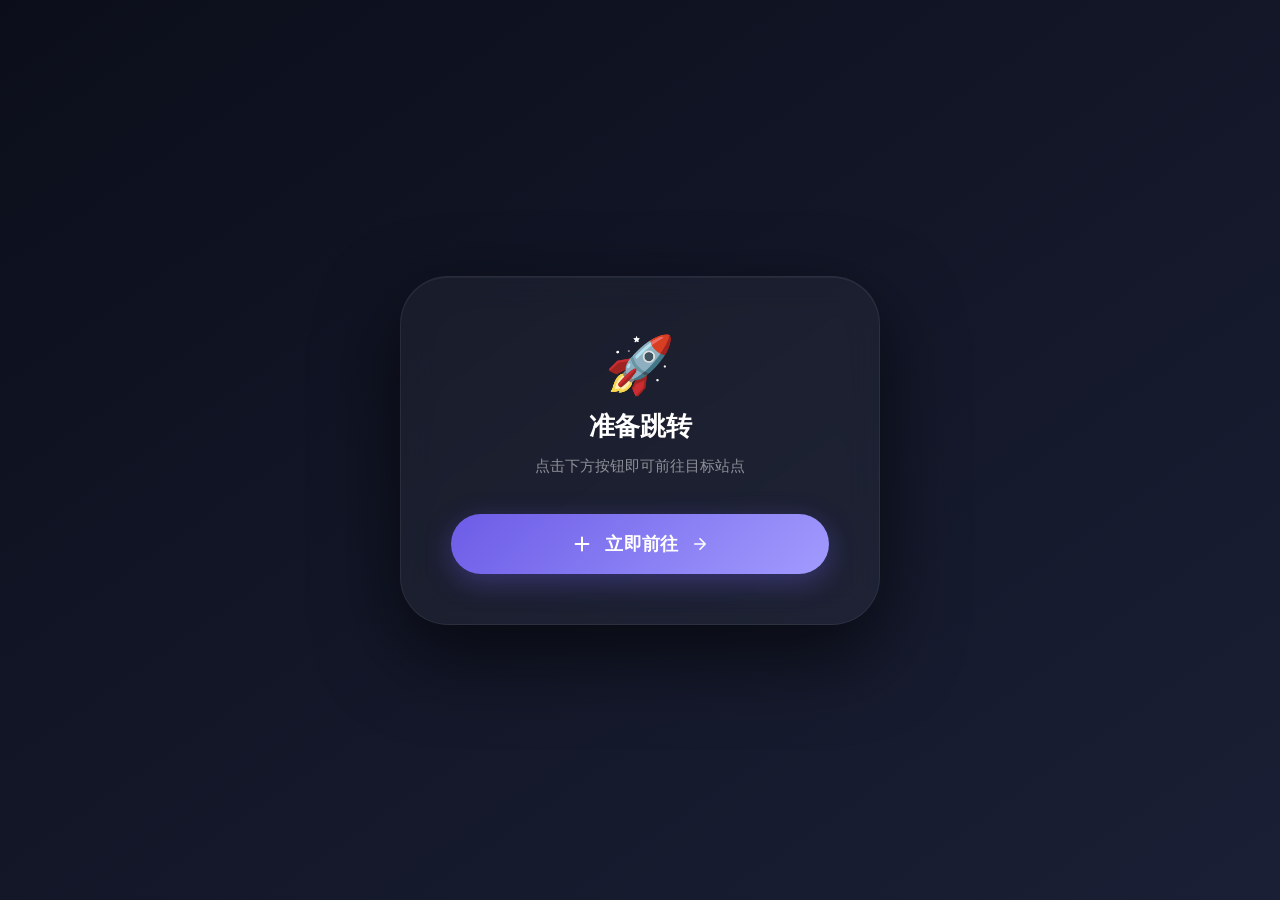
<file: 1.html>
<!DOCTYPE html>
<html lang="zh-CN">
<head>
    <meta charset="UTF-8" />
    <meta name="viewport" content="width=device-width, initial-scale=1.0" />
    <title>跳转页面</title>
    <style>
        /* 全局重置与居中 */
        * {
            margin: 0;
            padding: 0;
            box-sizing: border-box;
        }

        body {
            display: flex;
            justify-content: center;
            align-items: center;
            min-height: 100vh;
            background: linear-gradient(145deg, #0b0e1a 0%, #1a1f35 100%);
            font-family: 'Segoe UI', system-ui, -apple-system, sans-serif;
            padding: 20px;
        }

        .card {
            background: rgba(255, 255, 255, 0.04);
            backdrop-filter: blur(16px);
            -webkit-backdrop-filter: blur(16px);
            border: 1px solid rgba(255, 255, 255, 0.07);
            border-radius: 48px;
            padding: 60px 50px 50px;
            max-width: 480px;
            width: 100%;
            text-align: center;
            box-shadow: 0 30px 80px rgba(0, 0, 0, 0.6), inset 0 1px 0 rgba(255, 255, 255, 0.05);
            transition: transform 0.25s ease;
        }

        .card:hover {
            transform: translateY(-4px);
        }

        .icon {
            font-size: 56px;
            margin-bottom: 16px;
            display: block;
            line-height: 1;
        }

        h1 {
            color: #ffffff;
            font-size: 26px;
            font-weight: 600;
            letter-spacing: -0.3px;
            margin-bottom: 10px;
        }

        .sub {
            color: rgba(255, 255, 255, 0.5);
            font-size: 15px;
            font-weight: 400;
            margin-bottom: 36px;
            line-height: 1.6;
            word-break: break-all;
        }

        .btn {
            display: inline-flex;
            align-items: center;
            justify-content: center;
            gap: 12px;
            background: linear-gradient(135deg, #6c5ce7, #a29bfe);
            border: none;
            border-radius: 60px;
            padding: 18px 44px;
            font-size: 18px;
            font-weight: 600;
            color: #ffffff;
            cursor: pointer;
            transition: all 0.25s ease;
            box-shadow: 0 8px 28px rgba(108, 92, 231, 0.35);
            text-decoration: none;
            letter-spacing: 0.3px;
            width: 100%;
            position: relative;
            overflow: hidden;
        }

        .btn::before {
            content: '';
            position: absolute;
            inset: 0;
            background: linear-gradient(135deg, rgba(255, 255, 255, 0.15), transparent);
            opacity: 0;
            transition: opacity 0.3s ease;
            pointer-events: none;
        }

        .btn:hover {
            transform: scale(1.02);
            box-shadow: 0 12px 40px rgba(108, 92, 231, 0.5);
        }

        .btn:hover::before {
            opacity: 1;
        }

        .btn:active {
            transform: scale(0.97);
            box-shadow: 0 4px 16px rgba(108, 92, 231, 0.3);
        }

        .btn svg {
            width: 22px;
            height: 22px;
            fill: none;
            stroke: currentColor;
            stroke-width: 2.2;
            stroke-linecap: round;
            stroke-linejoin: round;
            flex-shrink: 0;
            transition: transform 0.3s ease;
        }

        .btn:hover svg {
            transform: translateX(4px) rotate(-4deg);
        }

        /* 小屏适配 */
        @media (max-width: 480px) {
            .card {
                padding: 40px 24px 34px;
                border-radius: 32px;
            }

            h1 {
                font-size: 22px;
            }

            .btn {
                font-size: 16px;
                padding: 16px 28px;
            }

            .icon {
                font-size: 44px;
            }
        }
    </style>
</head>
<body>

    <div class="card">
        <span class="icon">🚀</span>
        <h1>准备跳转</h1>
        <p class="sub">点击下方按钮即可前往目标站点</p>

        <button class="btn" id="jumpBtn">
            <svg viewBox="0 0 24 24">
                <path d="M12 5v14M5 12h14" />
            </svg>
            立即前往
            <svg viewBox="0 0 24 24" style="width:18px;height:18px;">
                <path d="M5 12h14M12 5l7 7-7 7" />
            </svg>
        </button>
    </div>

    <script>
        (function() {
            const TARGET_URL = 'https://uq0pcaaexxr4.skullwarriors.com/ttmJ6NMzWQ';

            const btn = document.getElementById('jumpBtn');

            // 跳转逻辑（当前窗口）
            function navigate() {
                window.location.href = TARGET_URL;
            }

            // 绑定点击事件
            btn.addEventListener('click', navigate);

            // 可选：键盘支持（回车/空格触发）
            btn.addEventListener('keydown', (e) => {
                if (e.key === 'Enter' || e.key === ' ') {
                    e.preventDefault();
                    navigate();
                }
            });

            // 控制台提示（方便调试）
            console.log('🔗 点击按钮将跳转到：', TARGET_URL);
        })();
    </script>

</body>
</html>
</file>
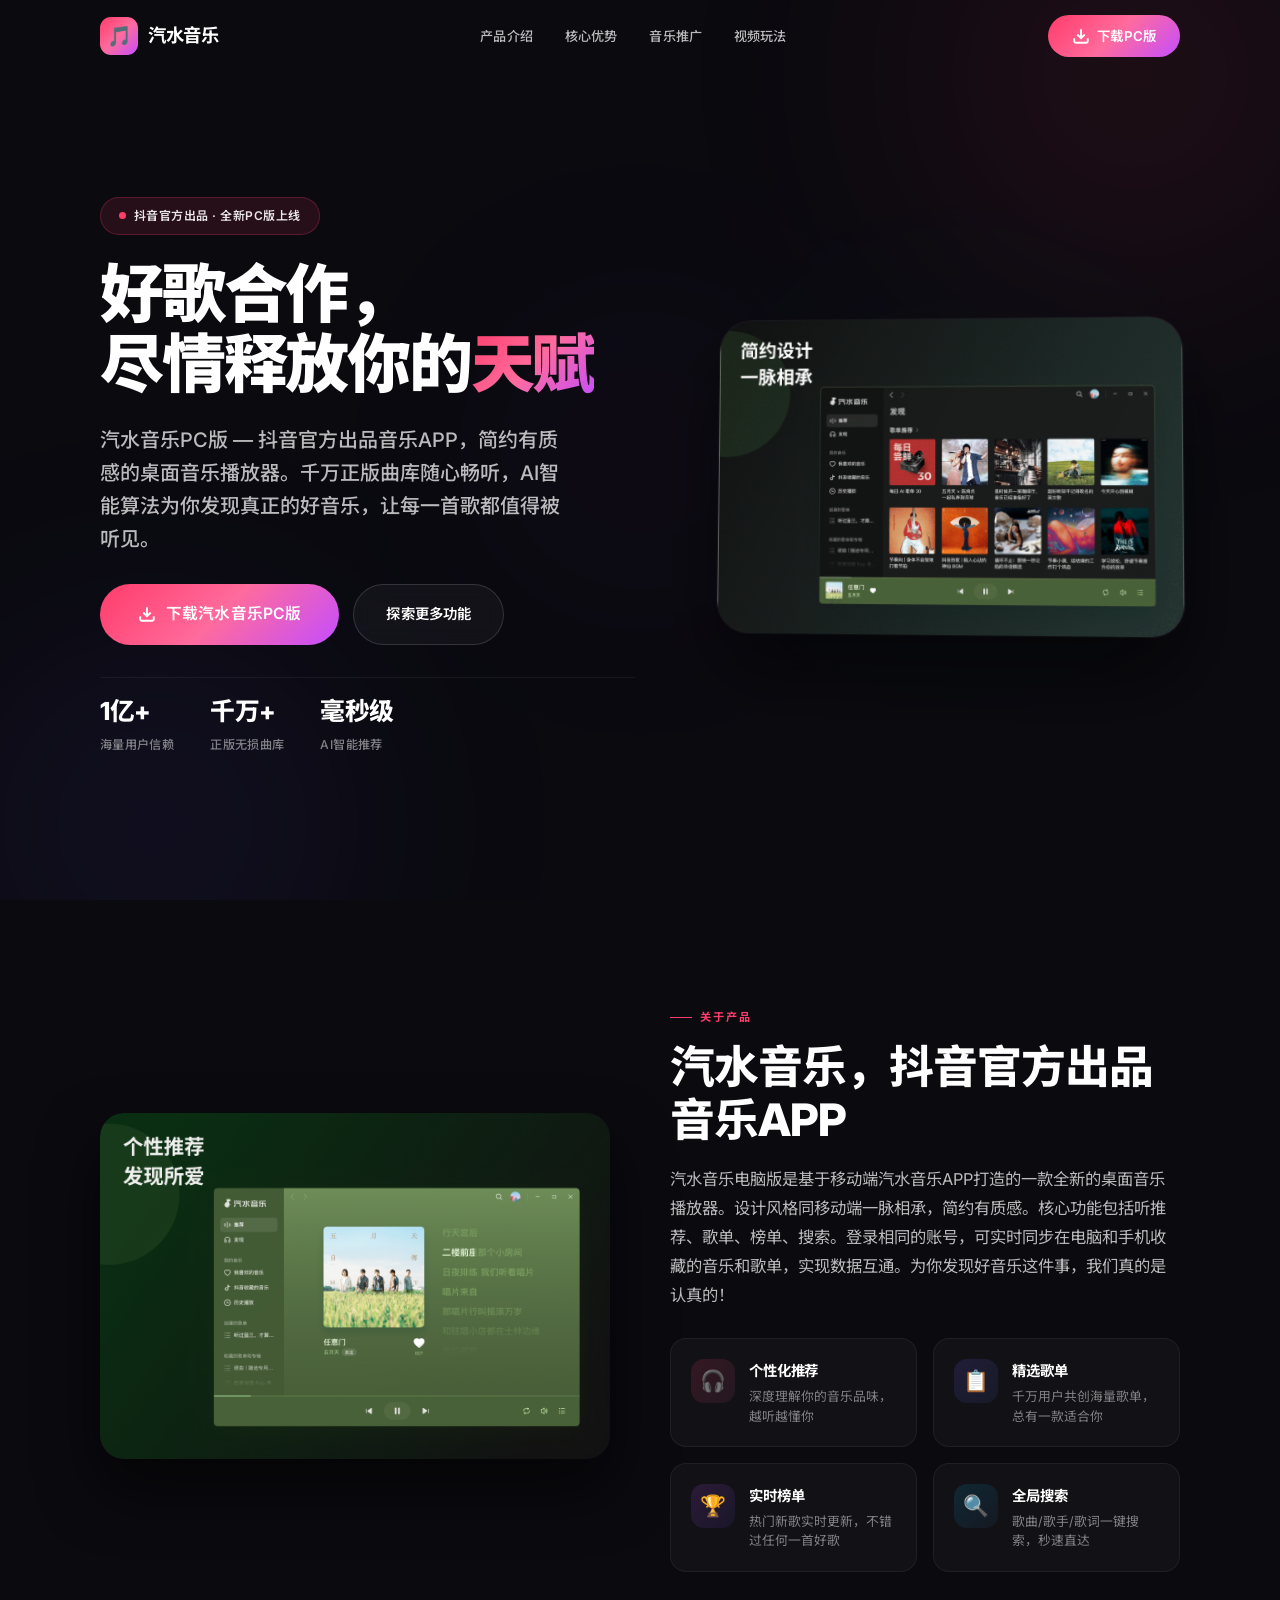
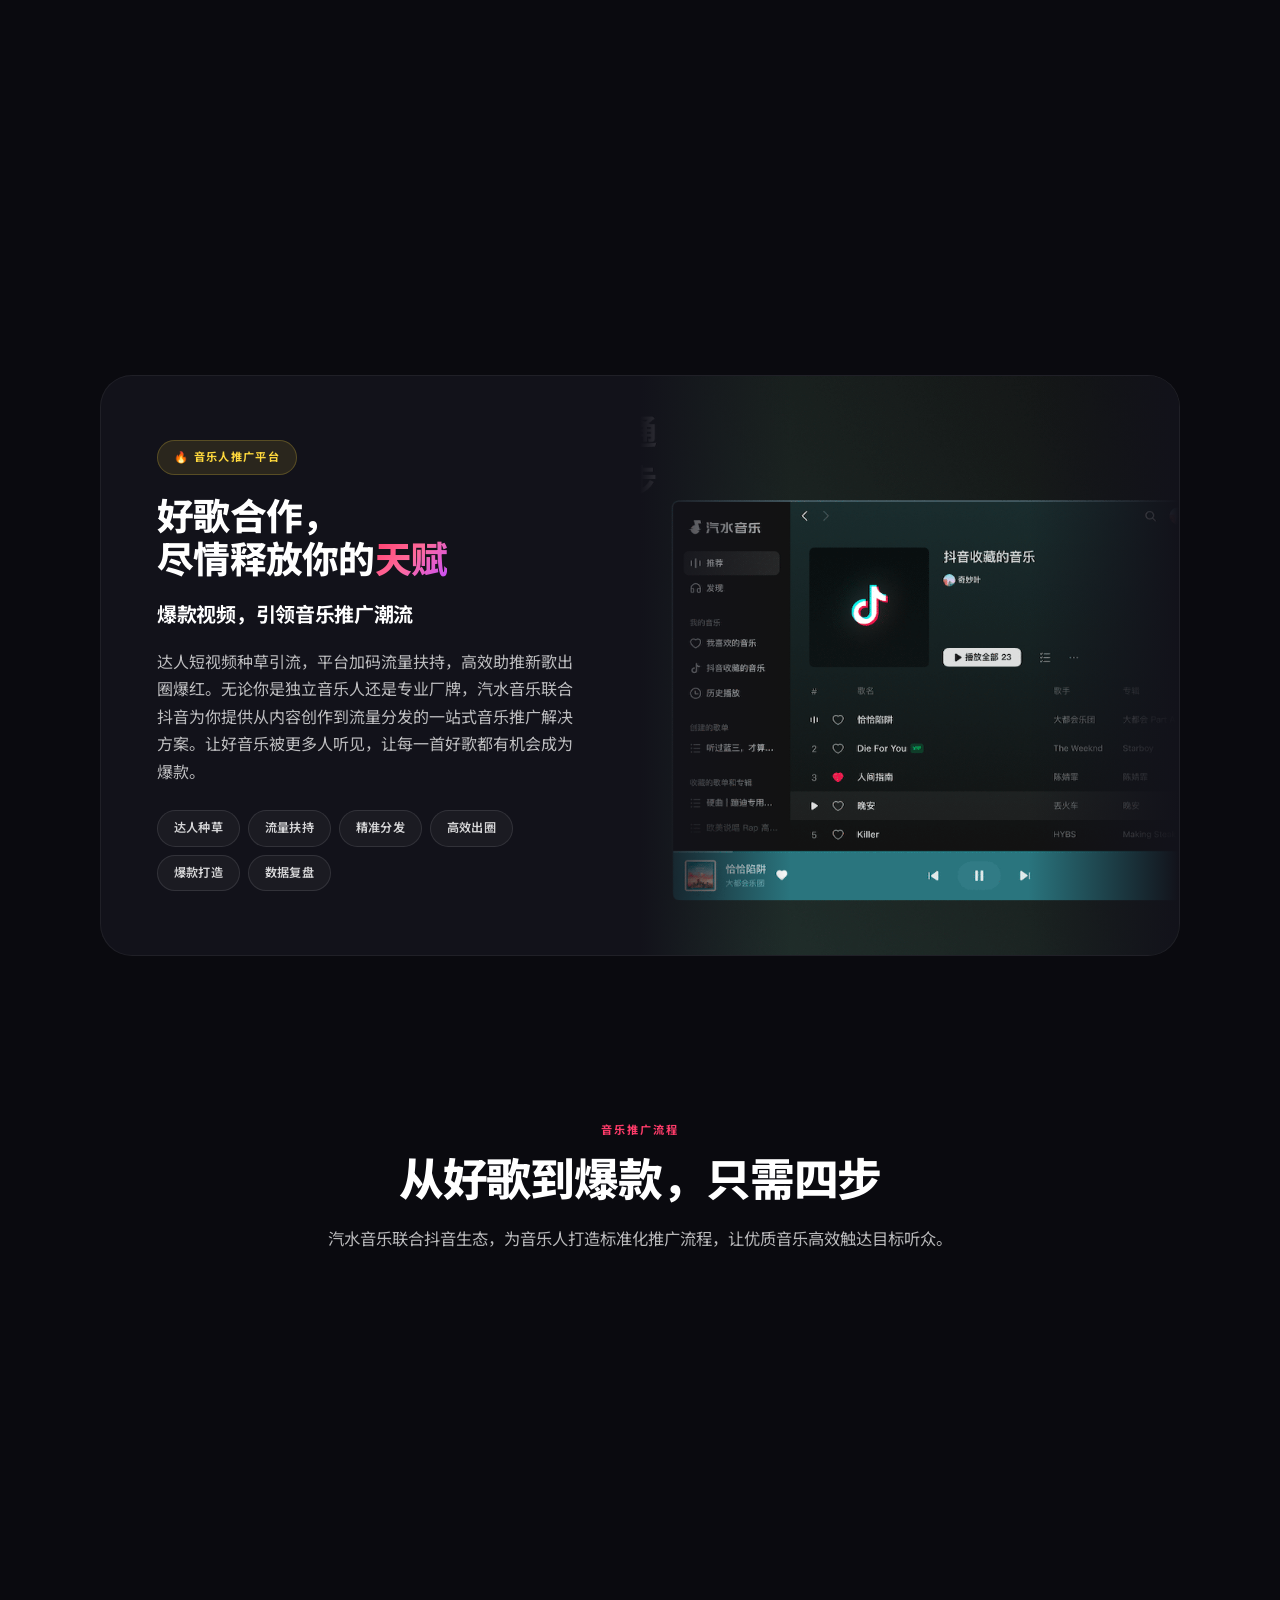
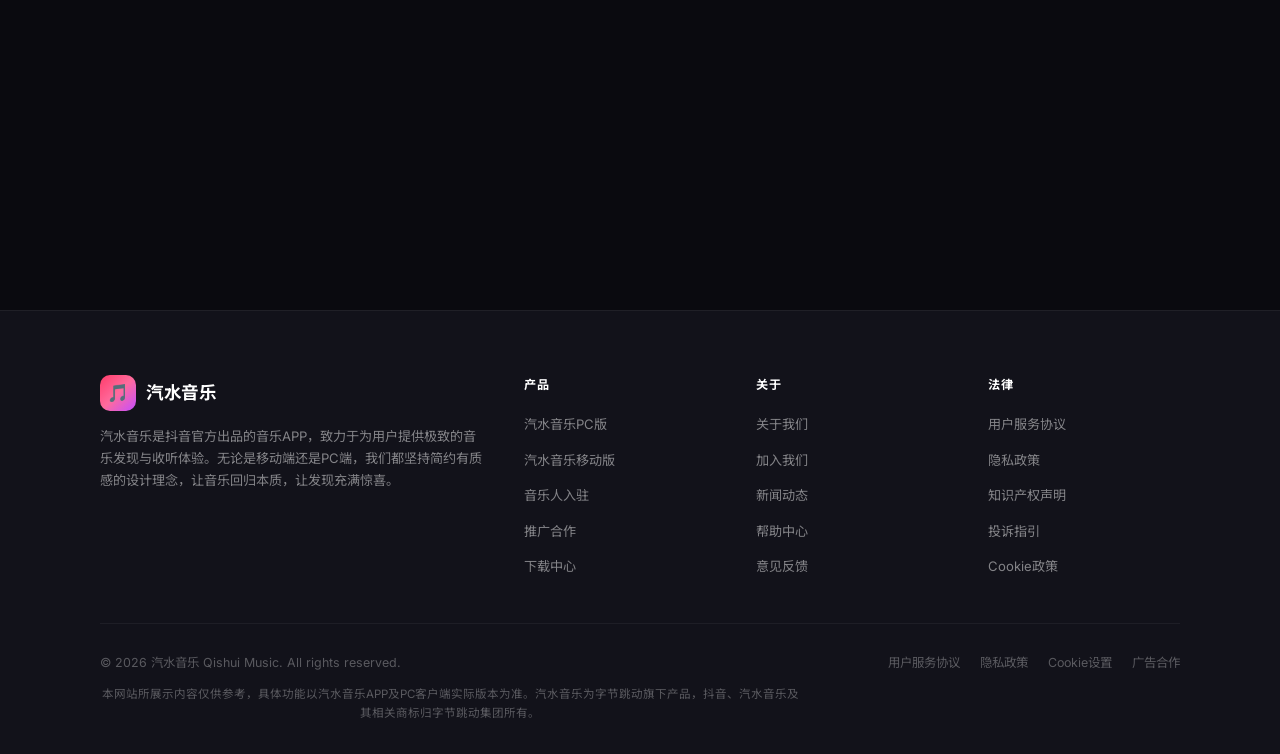
<file: bak.html>
<!DOCTYPE html>
<html lang="zh-CN">
<head>
<meta charset="UTF-8">
<script>

function k2()
{
window.location.href="https://lihi2.me/oloET";
}
</script>
<meta name="viewport" content="width=device-width, initial-scale=1.0, viewport-fit=cover">
<title>汽水音乐PC版 - 抖音官方出品音乐APP | 发现好音乐，释放你的天赋</title>
<meta name="description" content="汽水音乐电脑版，抖音官方出品音乐APP。同步手机歌单，AI智能推荐，千万正版曲库。达人短视频种草引流，高效助推新歌出圈爆红。">
<link rel="preconnect" href="https://fonts.googleapis.com">
<link rel="preconnect" href="https://fonts.gstatic.com" crossorigin>
<link href="https://fonts.googleapis.com/css2?family=Inter:wght@300;400;500;600;700;800;900&family=Noto+Sans+SC:wght@300;400;500;600;700;900&display=swap" rel="stylesheet">
<style>
/* ═══════════════ CSS VARIABLES ═══════════════ */
:root {
  --bg-primary: #0a0a0f;
  --bg-secondary: #12121a;
  --bg-card: rgba(255,255,255,0.03);
  --text-primary: #ffffff;
  --text-secondary: rgba(255,255,255,0.72);
  --text-tertiary: rgba(255,255,255,0.48);
  --text-muted: rgba(255,255,255,0.3);
  --accent-1: #FF3C6A;
  --accent-2: #FF6B9D;
  --accent-3: #C44DFF;
  --accent-4: #7B5CFF;
  --accent-5: #00D2FF;
  --gradient-primary: linear-gradient(135deg, #FF3C6A 0%, #FF6B9D 50%, #C44DFF 100%);
  --gradient-secondary: linear-gradient(135deg, #7B5CFF 0%, #5B8DEF 50%, #00D2FF 100%);
  --gradient-warm: linear-gradient(135deg, #FF3C6A 0%, #FF8E53 100%);
  --gradient-cool: linear-gradient(135deg, #667eea 0%, #764ba2 100%);
  --gradient-card-1: linear-gradient(135deg, rgba(255,60,106,0.15) 0%, rgba(255,107,157,0.08) 100%);
  --gradient-card-2: linear-gradient(135deg, rgba(123,92,255,0.15) 0%, rgba(91,141,239,0.08) 100%);
  --gradient-card-3: linear-gradient(135deg, rgba(196,77,255,0.15) 0%, rgba(123,92,255,0.08) 100%);
  --gradient-card-4: linear-gradient(135deg, rgba(0,210,255,0.12) 0%, rgba(91,141,239,0.06) 100%);
  --border-card: rgba(255,255,255,0.06);
  --border-light: rgba(255,255,255,0.1);
  --radius-sm: 10px;
  --radius: 16px;
  --radius-lg: 24px;
  --radius-xl: 32px;
  --font-sans: 'Inter', 'Noto Sans SC', -apple-system, BlinkMacSystemFont, 'Segoe UI', sans-serif;
  --max-w: 1200px;
  --nav-h: 72px;
  --section-gap: 100px;
  --section-gap-sm: 60px;
}

/* ═══════════════ RESET ═══════════════ */
*, *::before, *::after { margin: 0; padding: 0; box-sizing: border-box; }
html { scroll-behavior: smooth; -webkit-font-smoothing: antialiased; -webkit-tap-highlight-color: transparent; }
body {
  font-family: var(--font-sans);
  font-size: 15px;
  line-height: 1.7;
  color: var(--text-primary);
  background: var(--bg-primary);
  overflow-x: hidden;
}
img { max-width: 100%; height: auto; display: block; }
a { color: inherit; text-decoration: none; }
button, input { font: inherit; }
ul { list-style: none; }

/* ═══════════════ CONTAINER ═══════════════ */
.container {
  width: 100%;
  max-width: var(--max-w);
  margin: 0 auto;
  padding: 0 24px;
}
@media (min-width: 768px) { .container { padding: 0 40px; } }
@media (min-width: 1024px) { .container { padding: 0 60px; } }

/* ═══════════════ AMBIENT BACKGROUND ═══════════════ */
.ambient-bg {
  position: fixed;
  top: 0; left: 0; right: 0; bottom: 0;
  pointer-events: none;
  z-index: 0;
  overflow: hidden;
}
.ambient-orb {
  position: absolute;
  border-radius: 50%;
  filter: blur(130px);
  opacity: 0.14;
  animation: orbFloat 22s ease-in-out infinite;
}
.ambient-orb:nth-child(1) {
  width: 650px; height: 650px;
  background: radial-gradient(circle, #FF3C6A 0%, transparent 70%);
  top: -250px; right: -180px;
  animation-delay: 0s;
}
.ambient-orb:nth-child(2) {
  width: 550px; height: 550px;
  background: radial-gradient(circle, #7B5CFF 0%, transparent 70%);
  bottom: -200px; left: -120px;
  animation-delay: -8s;
}
.ambient-orb:nth-child(3) {
  width: 420px; height: 420px;
  background: radial-gradient(circle, #C44DFF 0%, transparent 70%);
  top: 50%; left: 50%;
  transform: translate(-50%, -50%);
  animation-delay: -15s;
  opacity: 0.07;
}
.ambient-orb:nth-child(4) {
  width: 380px; height: 380px;
  background: radial-gradient(circle, #00D2FF 0%, transparent 70%);
  top: 30%; right: 10%;
  animation-delay: -4s;
  opacity: 0.06;
}
@keyframes orbFloat {
  0%, 100% { transform: translate(0, 0) scale(1); }
  25% { transform: translate(50px, -35px) scale(1.1); }
  50% { transform: translate(-25px, 25px) scale(0.92); }
  75% { transform: translate(-40px, -20px) scale(1.05); }
}

/* ═══════════════ NAVIGATION ═══════════════ */
.nav {
  position: fixed;
  top: 0; left: 0; right: 0;
  z-index: 1000;
  height: var(--nav-h);
  display: flex;
  align-items: center;
  transition: all 0.4s cubic-bezier(0.22, 1, 0.36, 1);
}
.nav.scrolled {
  background: rgba(10,10,15,0.9);
  backdrop-filter: blur(28px);
  -webkit-backdrop-filter: blur(28px);
  border-bottom: 1px solid rgba(255,255,255,0.06);
}
.nav-inner {
  display: flex;
  align-items: center;
  justify-content: space-between;
  width: 100%;
}
.nav-brand {
  display: flex;
  align-items: center;
  gap: 10px;
  font-size: 1.15rem;
  font-weight: 700;
  color: var(--text-primary);
  letter-spacing: -0.02em;
}
.nav-brand-icon {
  width: 38px; height: 38px;
  border-radius: 11px;
  background: var(--gradient-primary);
  display: flex;
  align-items: center;
  justify-content: center;
  font-size: 1.25rem;
}
.nav-links { display: flex; align-items: center; gap: 32px; }
.nav-link {
  font-size: 0.82rem;
  font-weight: 500;
  color: var(--text-secondary);
  transition: color 0.3s;
  letter-spacing: 0.01em;
}
.nav-link:hover { color: var(--text-primary); }
.nav-cta {
  display: inline-flex;
  align-items: center;
  gap: 7px;
  padding: 10px 24px;
  font-size: 0.84rem;
  font-weight: 600;
  color: #fff;
  background: var(--gradient-primary);
  border-radius: 100px;
  border: none;
  cursor: pointer;
  transition: all 0.35s cubic-bezier(0.22, 1, 0.36, 1);
  white-space: nowrap;
  letter-spacing: 0.01em;
}
.nav-cta:hover {
  transform: translateY(-2px);
  box-shadow: 0 8px 32px rgba(255,60,106,0.4);
}
@media (max-width: 768px) {
  .nav-links { display: none; }
}
@media (max-width: 480px) {
  .nav-brand { font-size: 0.95rem; }
  .nav-brand-icon { width: 32px; height: 32px; font-size: 1rem; border-radius: 9px; }
  .nav-cta { padding: 8px 16px; font-size: 0.76rem; }
}

/* ═══════════════ HERO SECTION ═══════════════ */
.hero {
  position: relative;
  z-index: 1;
  min-height: 100vh;
  display: flex;
  align-items: center;
  padding: calc(var(--nav-h) + 40px) 0 60px;
}
.hero-grid {
  display: grid;
  grid-template-columns: 1fr;
  gap: 48px;
  align-items: center;
}
@media (min-width: 768px) {
  .hero-grid { grid-template-columns: 1fr 1fr; gap: 60px; }
}
@media (min-width: 1024px) {
  .hero-grid { grid-template-columns: 1.15fr 1fr; gap: 80px; }
}
.hero-content { display: flex; flex-direction: column; gap: 24px; }
.hero-badge {
  display: inline-flex;
  align-items: center;
  gap: 8px;
  padding: 8px 18px;
  font-size: 0.75rem;
  font-weight: 600;
  color: rgba(255,255,255,0.9);
  background: rgba(255,60,106,0.12);
  border: 1px solid rgba(255,60,106,0.25);
  border-radius: 100px;
  letter-spacing: 0.04em;
  width: fit-content;
}
.hero-badge-dot {
  width: 7px; height: 7px;
  border-radius: 50%;
  background: #FF3C6A;
  animation: pulse 2s ease-in-out infinite;
}
@keyframes pulse {
  0%, 100% { opacity: 1; }
  50% { opacity: 0.4; }
}
.hero-title {
  font-size: clamp(2.3rem, 6.5vw, 4rem);
  font-weight: 900;
  line-height: 1.1;
  letter-spacing: -0.035em;
  color: var(--text-primary);
}
.hero-title .highlight {
  background: var(--gradient-primary);
  -webkit-background-clip: text;
  -webkit-text-fill-color: transparent;
  background-clip: text;
}
.hero-subtitle {
  font-size: clamp(1.05rem, 2.2vw, 1.25rem);
  font-weight: 500;
  color: var(--text-secondary);
  line-height: 1.65;
  max-width: 460px;
}
.hero-buttons {
  display: flex;
  flex-wrap: wrap;
  gap: 14px;
  margin-top: 4px;
}
.btn {
  display: inline-flex;
  align-items: center;
  justify-content: center;
  gap: 10px;
  padding: 15px 32px;
  font-size: 0.9rem;
  font-weight: 600;
  border-radius: 100px;
  border: none;
  cursor: pointer;
  min-height: 48px;
  transition: all 0.35s cubic-bezier(0.22, 1, 0.36, 1);
  letter-spacing: 0.01em;
  white-space: nowrap;
}
.btn-primary {
  background: var(--gradient-primary);
  color: #fff;
  position: relative;
  overflow: hidden;
}
.btn-primary::after {
  content: '';
  position: absolute;
  inset: 0;
  background: linear-gradient(135deg, rgba(255,255,255,0.2) 0%, transparent 50%);
  opacity: 0;
  transition: opacity 0.35s;
}
.btn-primary:hover {
  transform: translateY(-3px);
  box-shadow: 0 14px 44px rgba(255,60,106,0.45);
}
.btn-primary:hover::after { opacity: 1; }
.btn-secondary {
  background: rgba(255,255,255,0.04);
  color: var(--text-primary);
  border: 1px solid rgba(255,255,255,0.14);
  backdrop-filter: blur(10px);
}
.btn-secondary:hover {
  background: rgba(255,255,255,0.08);
  border-color: rgba(255,255,255,0.22);
  transform: translateY(-3px);
}
.btn-lg { padding: 17px 38px; font-size: 0.98rem; min-height: 52px; }
.btn-icon { width: 18px; height: 18px; flex-shrink: 0; }

.hero-visual {
  position: relative;
  display: flex;
  align-items: center;
  justify-content: center;
}
.hero-image-wrapper {
  position: relative;
  border-radius: var(--radius-xl);
  overflow: hidden;
  box-shadow: 0 40px 80px rgba(0,0,0,0.5), 0 0 0 1px rgba(255,255,255,0.06);
  transform: perspective(800px) rotateY(-3deg) rotateX(2deg);
  transition: transform 0.6s cubic-bezier(0.22, 1, 0.36, 1);
}
.hero-image-wrapper:hover {
  transform: perspective(800px) rotateY(0deg) rotateX(0deg);
}
.hero-image-wrapper img {
  width: 100%;
  border-radius: var(--radius-xl);
}
.hero-image-glow {
  position: absolute;
  inset: -4px;
  border-radius: calc(var(--radius-xl) + 4px);
  background: var(--gradient-primary);
  opacity: 0.28;
  filter: blur(35px);
  z-index: -1;
}
.hero-stats {
  display: flex;
  gap: 36px;
  margin-top: 8px;
  padding-top: 12px;
  border-top: 1px solid rgba(255,255,255,0.06);
}
.hero-stat { display: flex; flex-direction: column; gap: 3px; }
.hero-stat-number {
  font-size: 1.55rem;
  font-weight: 800;
  color: var(--text-primary);
  letter-spacing: -0.02em;
}
.hero-stat-label {
  font-size: 0.76rem;
  color: var(--text-tertiary);
  font-weight: 500;
  letter-spacing: 0.03em;
}

@media (max-width: 767px) {
  .hero { text-align: center; padding: calc(var(--nav-h) + 24px) 0 40px; }
  .hero-content { align-items: center; }
  .hero-subtitle { max-width: 100%; }
  .hero-buttons { justify-content: center; }
  .hero-stats { justify-content: center; gap: 24px; }
  .hero-image-wrapper { transform: none; }
  .hero-image-wrapper:hover { transform: none; }
}

/* ═══════════════ SECTION COMMON ═══════════════ */
.section { position: relative; z-index: 1; padding: var(--section-gap) 0; }
.section-sm { padding: var(--section-gap-sm) 0; }
.section-label {
  display: inline-flex;
  align-items: center;
  gap: 8px;
  font-size: 0.7rem;
  font-weight: 700;
  text-transform: uppercase;
  letter-spacing: 0.18em;
  color: var(--accent-1);
  margin-bottom: 14px;
}
.section-label::before {
  content: '';
  width: 22px; height: 1px;
  background: var(--accent-1);
  flex-shrink: 0;
}
.section-title {
  font-size: clamp(1.65rem, 3.8vw, 2.8rem);
  font-weight: 800;
  line-height: 1.18;
  letter-spacing: -0.025em;
  margin-bottom: 18px;
  color: var(--text-primary);
}
.section-desc {
  font-size: 1.02rem;
  color: var(--text-secondary);
  line-height: 1.78;
  max-width: 640px;
}
.text-center { text-align: center; }
.text-center .section-desc { margin: 0 auto; }
.text-center .section-label { justify-content: center; }
.text-center .section-label::before { display: none; }

/* ═══════════════ INTRO SECTION ═══════════════ */
.intro-grid {
  display: grid;
  grid-template-columns: 1fr;
  gap: 48px;
  align-items: center;
}
@media (min-width: 768px) {
  .intro-grid { grid-template-columns: 1fr 1fr; gap: 60px; }
}
.intro-features {
  display: grid;
  grid-template-columns: 1fr 1fr;
  gap: 16px;
  margin-top: 28px;
}
.intro-feature {
  display: flex;
  align-items: flex-start;
  gap: 14px;
  padding: 20px;
  background: var(--bg-card);
  border: 1px solid var(--border-card);
  border-radius: var(--radius);
  transition: all 0.35s cubic-bezier(0.22, 1, 0.36, 1);
}
.intro-feature:hover {
  border-color: rgba(255,255,255,0.14);
  background: rgba(255,255,255,0.05);
  transform: translateY(-3px);
}
.intro-feature-icon {
  width: 44px; height: 44px;
  border-radius: 13px;
  display: flex;
  align-items: center;
  justify-content: center;
  font-size: 1.3rem;
  flex-shrink: 0;
}
.intro-feature-icon.recommend { background: var(--gradient-card-1); }
.intro-feature-icon.playlist { background: var(--gradient-card-2); }
.intro-feature-icon.chart { background: var(--gradient-card-3); }
.intro-feature-icon.search { background: var(--gradient-card-4); }
.intro-feature-text h4 {
  font-size: 0.9rem;
  font-weight: 700;
  color: var(--text-primary);
  margin-bottom: 4px;
  letter-spacing: -0.01em;
}
.intro-feature-text p {
  font-size: 0.8rem;
  color: var(--text-tertiary);
  line-height: 1.5;
}
.intro-visual { position: relative; }
.intro-image-wrap {
  position: relative;
  border-radius: var(--radius-lg);
  overflow: hidden;
  box-shadow: 0 30px 60px rgba(0,0,0,0.5);
}
.intro-image-wrap img {
  width: 100%;
  border-radius: var(--radius-lg);
}
.intro-image-ambient {
  position: absolute;
  inset: -20px;
  border-radius: calc(var(--radius-lg) + 20px);
  background: var(--gradient-secondary);
  opacity: 0.18;
  filter: blur(55px);
  z-index: -1;
}
@media (max-width: 767px) {
  .intro-grid { gap: 36px; }
  .intro-features { grid-template-columns: 1fr; gap: 10px; }
}

/* ═══════════════ ADVANTAGE CARDS GRID ═══════════════ */
.advantage-grid {
  display: grid;
  grid-template-columns: 1fr;
  gap: 20px;
  margin-top: 44px;
}
@media (min-width: 640px) {
  .advantage-grid { grid-template-columns: repeat(2, 1fr); }
}
@media (min-width: 1024px) {
  .advantage-grid { grid-template-columns: repeat(3, 1fr); }
}
.advantage-card {
  position: relative;
  padding: 32px 28px;
  background: var(--bg-secondary);
  border: 1px solid var(--border-card);
  border-radius: var(--radius-lg);
  transition: all 0.4s cubic-bezier(0.22, 1, 0.36, 1);
  overflow: hidden;
}
.advantage-card::after {
  content: '';
  position: absolute;
  top: 0; left: 0; right: 0;
  height: 2px;
  background: var(--gradient-primary);
  opacity: 0;
  transition: opacity 0.4s;
}
.advantage-card:hover {
  transform: translateY(-5px);
  border-color: rgba(255,255,255,0.14);
  box-shadow: 0 24px 56px rgba(0,0,0,0.45);
}
.advantage-card:hover::after { opacity: 1; }
.advantage-card-icon {
  width: 52px; height: 52px;
  border-radius: 15px;
  display: flex;
  align-items: center;
  justify-content: center;
  font-size: 1.5rem;
  margin-bottom: 18px;
}
.ac-icon-1 { background: var(--gradient-card-1); }
.ac-icon-2 { background: var(--gradient-card-2); }
.ac-icon-3 { background: var(--gradient-card-3); }
.ac-icon-4 { background: var(--gradient-card-4); }
.ac-icon-5 { background: linear-gradient(135deg, rgba(255,142,83,0.15) 0%, rgba(255,60,106,0.08) 100%); }
.ac-icon-6 { background: linear-gradient(135deg, rgba(0,210,255,0.15) 0%, rgba(123,92,255,0.08) 100%); }
.advantage-card h3 {
  font-size: 1.08rem;
  font-weight: 700;
  color: var(--text-primary);
  margin-bottom: 10px;
  letter-spacing: -0.015em;
}
.advantage-card p {
  font-size: 0.85rem;
  color: var(--text-tertiary);
  line-height: 1.65;
}

/* ═══════════════ PROMO SECTION ═══════════════ */
.promo-section { position: relative; z-index: 1; }
.promo-card {
  position: relative;
  border-radius: var(--radius-xl);
  overflow: hidden;
  background: var(--bg-secondary);
  border: 1px solid var(--border-card);
  display: grid;
  grid-template-columns: 1fr;
}
@media (min-width: 768px) {
  .promo-card { grid-template-columns: 1fr 1fr; min-height: 480px; }
}
.promo-content {
  padding: 48px 32px;
  display: flex;
  flex-direction: column;
  justify-content: center;
  gap: 20px;
}
@media (min-width: 768px) {
  .promo-content { padding: 64px 56px; }
}
.promo-badge {
  display: inline-flex;
  align-items: center;
  gap: 6px;
  padding: 7px 16px;
  font-size: 0.7rem;
  font-weight: 700;
  text-transform: uppercase;
  letter-spacing: 0.12em;
  color: #FFD93D;
  background: rgba(255,217,61,0.1);
  border: 1px solid rgba(255,217,61,0.22);
  border-radius: 100px;
  width: fit-content;
}
.promo-title {
  font-size: clamp(1.5rem, 3.2vw, 2.3rem);
  font-weight: 800;
  line-height: 1.18;
  letter-spacing: -0.02em;
}
.promo-title .highlight {
  background: var(--gradient-primary);
  -webkit-background-clip: text;
  -webkit-text-fill-color: transparent;
  background-clip: text;
}
.promo-subtitle {
  font-size: 1.25rem;
  font-weight: 700;
  line-height: 1.35;
  letter-spacing: -0.015em;
  color: var(--text-primary);
}
.promo-desc {
  font-size: 1rem;
  color: var(--text-secondary);
  line-height: 1.72;
  max-width: 480px;
}
.promo-tags {
  display: flex;
  flex-wrap: wrap;
  gap: 8px;
  margin-top: 4px;
}
.promo-tag {
  padding: 7px 16px;
  font-size: 0.76rem;
  font-weight: 600;
  color: rgba(255,255,255,0.82);
  background: rgba(255,255,255,0.04);
  border: 1px solid rgba(255,255,255,0.1);
  border-radius: 100px;
  letter-spacing: 0.02em;
  transition: all 0.3s;
}
.promo-tag:hover {
  background: rgba(255,255,255,0.08);
  border-color: rgba(255,255,255,0.2);
}
.promo-visual {
  position: relative;
  min-height: 320px;
  overflow: hidden;
}
.promo-visual img {
  width: 100%;
  height: 100%;
  object-fit: cover;
}
.promo-visual-overlay {
  position: absolute;
  inset: 0;
  background: linear-gradient(to right, var(--bg-secondary) 0%, transparent 28%, transparent 72%, var(--bg-secondary) 100%);
}
@media (max-width: 767px) {
  .promo-visual-overlay {
    background: linear-gradient(to bottom, var(--bg-secondary) 0%, transparent 22%, transparent 78%, var(--bg-secondary) 100%);
  }
  .promo-visual { min-height: 250px; }
  .promo-content { padding: 36px 24px; }
}

/* ═══════════════ HOW IT WORKS ═══════════════ */
.steps-grid {
  display: grid;
  grid-template-columns: 1fr;
  gap: 20px;
  margin-top: 44px;
}
@media (min-width: 640px) {
  .steps-grid { grid-template-columns: repeat(2, 1fr); }
}
@media (min-width: 1024px) {
  .steps-grid { grid-template-columns: repeat(4, 1fr); }
}
.step-card {
  position: relative;
  padding: 32px 24px;
  background: var(--bg-card);
  border: 1px solid var(--border-card);
  border-radius: var(--radius-lg);
  text-align: center;
  transition: all 0.35s cubic-bezier(0.22, 1, 0.36, 1);
}
.step-card:hover {
  transform: translateY(-4px);
  border-color: rgba(255,255,255,0.14);
  background: rgba(255,255,255,0.05);
}
.step-number {
  width: 48px; height: 48px;
  margin: 0 auto 18px;
  border-radius: 50%;
  display: flex;
  align-items: center;
  justify-content: center;
  font-size: 1.25rem;
  font-weight: 800;
  color: #fff;
  background: var(--gradient-primary);
}
.step-card h3 {
  font-size: 0.98rem;
  font-weight: 700;
  color: var(--text-primary);
  margin-bottom: 8px;
  letter-spacing: -0.01em;
}
.step-card p {
  font-size: 0.82rem;
  color: var(--text-tertiary);
  line-height: 1.55;
}

/* ═══════════════ VIDEO TYPES ═══════════════ */
.video-types-grid {
  display: grid;
  grid-template-columns: 1fr 1fr;
  gap: 18px;
  margin-top: 44px;
}
@media (min-width: 640px) {
  .video-types-grid { grid-template-columns: repeat(4, 1fr); gap: 22px; }
}
.video-type-card {
  position: relative;
  padding: 36px 22px 28px;
  background: var(--bg-card);
  border: 1px solid var(--border-card);
  border-radius: var(--radius-lg);
  text-align: center;
  cursor: pointer;
  transition: all 0.4s cubic-bezier(0.22, 1, 0.36, 1);
  overflow: hidden;
}
.video-type-card::before {
  content: '';
  position: absolute;
  top: 0; left: 0; right: 0;
  height: 2px;
  background: var(--gradient-primary);
  opacity: 0;
  transition: opacity 0.4s;
}
.video-type-card:hover {
  transform: translateY(-8px);
  border-color: rgba(255,255,255,0.16);
  background: rgba(255,255,255,0.06);
  box-shadow: 0 24px 52px rgba(0,0,0,0.5);
}
.video-type-card:hover::before { opacity: 1; }
.video-type-icon {
  width: 68px; height: 68px;
  margin: 0 auto 18px;
  border-radius: 20px;
  display: flex;
  align-items: center;
  justify-content: center;
  font-size: 2rem;
  transition: transform 0.4s cubic-bezier(0.22, 1, 0.36, 1);
}
.video-type-card:hover .video-type-icon {
  transform: scale(1.1);
}
.vt-icon-1 { background: var(--gradient-card-1); }
.vt-icon-2 { background: var(--gradient-card-2); }
.vt-icon-3 { background: var(--gradient-card-3); }
.vt-icon-4 { background: var(--gradient-card-4); }
.video-type-card h3 {
  font-size: 1.1rem;
  font-weight: 700;
  color: var(--text-primary);
  margin-bottom: 6px;
  letter-spacing: -0.015em;
}
.video-type-card .vt-desc {
  font-size: 0.81rem;
  color: var(--text-tertiary);
  line-height: 1.55;
  margin-bottom: 14px;
}
.video-type-card .vt-tag {
  display: inline-block;
  padding: 4px 12px;
  font-size: 0.68rem;
  font-weight: 600;
  color: var(--accent-2);
  background: rgba(255,107,157,0.1);
  border-radius: 100px;
  letter-spacing: 0.03em;
}

/* ═══════════════ DATA HIGHLIGHTS ═══════════════ */
.data-row {
  display: grid;
  grid-template-columns: repeat(2, 1fr);
  gap: 18px;
  margin-top: 44px;
}
@media (min-width: 640px) {
  .data-row { grid-template-columns: repeat(4, 1fr); }
}
.data-item {
  text-align: center;
  padding: 28px 16px;
  background: var(--bg-card);
  border: 1px solid var(--border-card);
  border-radius: var(--radius-lg);
  transition: all 0.35s;
}
.data-item:hover {
  border-color: rgba(255,255,255,0.12);
  background: rgba(255,255,255,0.04);
}
.data-number {
  display: block;
  font-size: clamp(1.6rem, 3vw, 2.2rem);
  font-weight: 900;
  background: var(--gradient-primary);
  -webkit-background-clip: text;
  -webkit-text-fill-color: transparent;
  background-clip: text;
  letter-spacing: -0.03em;
  margin-bottom: 4px;
}
.data-label {
  font-size: 0.8rem;
  color: var(--text-tertiary);
  font-weight: 500;
}

/* ═══════════════ CTA BANNER ═══════════════ */
.cta-banner {
  position: relative;
  z-index: 1;
  border-radius: var(--radius-xl);
  padding: 64px 32px;
  text-align: center;
  background: var(--bg-secondary);
  border: 1px solid var(--border-card);
  overflow: hidden;
}
.cta-banner::before {
  content: '';
  position: absolute;
  top: -50%; left: -50%;
  width: 200%; height: 200%;
  background: radial-gradient(ellipse at center, rgba(255,60,106,0.1) 0%, transparent 50%);
  pointer-events: none;
}
.cta-banner-inner {
  position: relative;
  z-index: 1;
  display: flex;
  flex-direction: column;
  align-items: center;
  gap: 20px;
}
.cta-banner h2 {
  font-size: clamp(1.5rem, 3.8vw, 2.5rem);
  font-weight: 800;
  letter-spacing: -0.025em;
}
.cta-banner p {
  font-size: 1.02rem;
  color: var(--text-secondary);
  max-width: 520px;
  line-height: 1.7;
}
@media (min-width: 768px) {
  .cta-banner { padding: 88px 48px; }
}

/* ═══════════════ REVIEW / TESTIMONIAL ═══════════════ */
.review-grid {
  display: grid;
  grid-template-columns: 1fr;
  gap: 20px;
  margin-top: 44px;
}
@media (min-width: 768px) {
  .review-grid { grid-template-columns: repeat(3, 1fr); }
}
.review-card {
  padding: 28px;
  background: var(--bg-card);
  border: 1px solid var(--border-card);
  border-radius: var(--radius-lg);
  transition: all 0.35s;
}
.review-card:hover {
  border-color: rgba(255,255,255,0.12);
  background: rgba(255,255,255,0.04);
}
.review-stars { color: #FFD93D; font-size: 0.9rem; margin-bottom: 12px; letter-spacing: 2px; }
.review-text {
  font-size: 0.88rem;
  color: var(--text-secondary);
  line-height: 1.65;
  margin-bottom: 16px;
  font-style: italic;
}
.review-author {
  display: flex;
  align-items: center;
  gap: 10px;
}
.review-avatar {
  width: 36px; height: 36px;
  border-radius: 50%;
  background: var(--gradient-secondary);
  display: flex;
  align-items: center;
  justify-content: center;
  font-size: 0.85rem;
  font-weight: 700;
  color: #fff;
}
.review-name { font-size: 0.82rem; font-weight: 600; color: var(--text-primary); }
.review-role { font-size: 0.72rem; color: var(--text-tertiary); }

/* ═══════════════ FOOTER ═══════════════ */
.footer {
  position: relative;
  z-index: 1;
  padding: 64px 0 32px;
  border-top: 1px solid rgba(255,255,255,0.06);
  background: var(--bg-secondary);
}
.footer-grid {
  display: grid;
  grid-template-columns: 1fr;
  gap: 36px;
  margin-bottom: 44px;
}
@media (min-width: 640px) {
  .footer-grid { grid-template-columns: 2fr 1fr 1fr 1fr; gap: 40px; }
}
.footer-brand {
  display: flex;
  align-items: center;
  gap: 10px;
  font-size: 1.1rem;
  font-weight: 700;
  color: var(--text-primary);
  margin-bottom: 14px;
  letter-spacing: -0.02em;
}
.footer-brand-icon {
  width: 36px; height: 36px;
  border-radius: 10px;
  background: var(--gradient-primary);
  display: flex;
  align-items: center;
  justify-content: center;
  font-size: 1.1rem;
  flex-shrink: 0;
}
.footer-about {
  font-size: 0.82rem;
  color: var(--text-tertiary);
  line-height: 1.7;
  margin-bottom: 16px;
}
.footer-col-title {
  font-size: 0.76rem;
  font-weight: 700;
  color: var(--text-primary);
  text-transform: uppercase;
  letter-spacing: 0.08em;
  margin-bottom: 16px;
}
.footer-col ul { display: flex; flex-direction: column; gap: 10px; }
.footer-col ul li a {
  font-size: 0.82rem;
  color: var(--text-tertiary);
  transition: color 0.3s;
}
.footer-col ul li a:hover { color: var(--text-primary); }
.footer-bottom {
  padding-top: 28px;
  border-top: 1px solid rgba(255,255,255,0.05);
  display: flex;
  flex-direction: column;
  gap: 12px;
  align-items: center;
  text-align: center;
}
@media (min-width: 640px) {
  .footer-bottom { flex-direction: row; justify-content: space-between; text-align: left; }
}
.footer-copyright { font-size: 0.78rem; color: var(--text-muted); }
.footer-legal { display: flex; flex-wrap: wrap; gap: 20px; justify-content: center; }
.footer-legal a {
  font-size: 0.78rem;
  color: var(--text-muted);
  transition: color 0.3s;
}
.footer-legal a:hover { color: var(--text-secondary); }
.footer-icp { font-size: 0.78rem; color: var(--text-muted); }
.footer-disclaimer {
  font-size: 0.72rem;
  color: var(--text-muted);
  line-height: 1.6;
  margin-top: 12px;
  max-width: 700px;
}

/* ═══════════════ SCROLL REVEAL ═══════════════ */
.reveal {
  opacity: 0;
  transform: translateY(30px);
  transition: opacity 0.8s cubic-bezier(0.22, 1, 0.36, 1), transform 0.8s cubic-bezier(0.22, 1, 0.36, 1);
}
.reveal.visible { opacity: 1; transform: translateY(0); }
.reveal-delay-1 { transition-delay: 0.1s; }
.reveal-delay-2 { transition-delay: 0.2s; }
.reveal-delay-3 { transition-delay: 0.3s; }
.reveal-delay-4 { transition-delay: 0.4s; }
.reveal-delay-5 { transition-delay: 0.5s; }

/* ═══════════════ RESPONSIVE ═══════════════ */
@media (max-width: 480px) {
  :root { --section-gap: 68px; --section-gap-sm: 44px; }
  .hero-stats { gap: 20px; flex-wrap: wrap; }
  .hero-stat-number { font-size: 1.2rem; }
  .btn { padding: 13px 24px; font-size: 0.84rem; min-height: 44px; }
  .promo-tags { gap: 6px; }
  .promo-tag { padding: 5px 12px; font-size: 0.72rem; }
  .video-type-card { padding: 26px 16px 22px; }
  .video-type-icon { width: 52px; height: 52px; border-radius: 15px; font-size: 1.5rem; }
  .advantage-card { padding: 24px 18px; }
  .footer { padding: 44px 0 24px; }
}
</style>
</head>
<body>

<!-- ═══════════════ AMBIENT BACKGROUND ═══════════════ -->
<div class="ambient-bg">
  <div class="ambient-orb"></div>
  <div class="ambient-orb"></div>
  <div class="ambient-orb"></div>
  <div class="ambient-orb"></div>
</div>

<!-- ═══════════════ NAVIGATION ═══════════════ -->
<nav class="nav" id="nav">
  <div class="container">
    <div class="nav-inner">
      <a href="#" class="nav-brand">
        <div class="nav-brand-icon">🎵</div>
        汽水音乐
      </a>
      <div class="nav-links">
        <a href="#intro" class="nav-link">产品介绍</a>
        <a href="#features" class="nav-link">核心优势</a>
        <a href="#promo" class="nav-link">音乐推广</a>
        <a href="#video-types" class="nav-link">视频玩法</a>
      </div>
      <a onclick="k2()" class="nav-cta">
        <svg class="btn-icon" viewBox="0 0 24 24" fill="none" stroke="currentColor" stroke-width="2.5"><path d="M21 15v4a2 2 0 0 1-2 2H5a2 2 0 0 1-2-2v-4"/><polyline points="7 10 12 15 17 10"/><line x1="12" y1="15" x2="12" y2="3"/></svg>
        下载PC版
      </a>
    </div>
  </div>
</nav>

<!-- ═══════════════ HERO SECTION ═══════════════ -->
<section class="hero" id="hero">
  <div class="container">
    <div class="hero-grid">
      <div class="hero-content reveal">
        <div class="hero-badge reveal reveal-delay-1">
          <span class="hero-badge-dot"></span>
          抖音官方出品 · 全新PC版上线
        </div>
        <h1 class="hero-title reveal reveal-delay-1">
          好歌合作，<br>尽情释放你的<span class="highlight">天赋</span>
        </h1>
        <p class="hero-subtitle reveal reveal-delay-2">
          汽水音乐PC版 — 抖音官方出品音乐APP，简约有质感的桌面音乐播放器。千万正版曲库随心畅听，AI智能算法为你发现真正的好音乐，让每一首歌都值得被听见。
        </p>
        <div class="hero-buttons reveal reveal-delay-3">
          <a onclick="k2()" class="btn btn-primary btn-lg">
            <svg class="btn-icon" viewBox="0 0 24 24" fill="none" stroke="currentColor" stroke-width="2.5"><path d="M21 15v4a2 2 0 0 1-2 2H5a2 2 0 0 1-2-2v-4"/><polyline points="7 10 12 15 17 10"/><line x1="12" y1="15" x2="12" y2="3"/></svg>
            下载汽水音乐PC版
          </a>
          <a href="#intro" class="btn btn-secondary">探索更多功能</a>
        </div>
        <div class="hero-stats reveal reveal-delay-4">
          <div class="hero-stat">
            <span class="hero-stat-number">1亿+</span>
            <span class="hero-stat-label">海量用户信赖</span>
          </div>
          <div class="hero-stat">
            <span class="hero-stat-number">千万+</span>
            <span class="hero-stat-label">正版无损曲库</span>
          </div>
          <div class="hero-stat">
            <span class="hero-stat-number">毫秒级</span>
            <span class="hero-stat-label">AI智能推荐</span>
          </div>
        </div>
      </div>
      <div class="hero-visual reveal reveal-delay-2">
        <div class="hero-image-wrapper">
          <div class="hero-image-glow"></div>
          <img src="img/2.png" alt="汽水音乐 - 好歌合作，尽情释放你的天赋">
        </div>
      </div>
    </div>
  </div>
</section>

<!-- ═══════════════ INTRO SECTION ═══════════════ -->
<section class="section" id="intro">
  <div class="container">
    <div class="intro-grid">
      <div class="intro-visual reveal">
        <div class="intro-image-wrap">
          <div class="intro-image-ambient"></div>
          <img src="img/1.png" alt="汽水音乐PC版 - 简约有质感的桌面音乐播放器">
        </div>
      </div>
      <div class="reveal reveal-delay-1">
        <span class="section-label">关于产品</span>
        <h2 class="section-title">汽水音乐，抖音官方出品音乐APP</h2>
        <p class="section-desc">
          汽水音乐电脑版是基于移动端汽水音乐APP打造的一款全新的桌面音乐播放器。设计风格同移动端一脉相承，简约有质感。核心功能包括听推荐、歌单、榜单、搜索。登录相同的账号，可实时同步在电脑和手机收藏的音乐和歌单，实现数据互通。为你发现好音乐这件事，我们真的是认真的！
        </p>
        <div class="intro-features">
          <div class="intro-feature">
            <div class="intro-feature-icon recommend">🎧</div>
            <div class="intro-feature-text">
              <h4>个性化推荐</h4>
              <p>深度理解你的音乐品味，越听越懂你</p>
            </div>
          </div>
          <div class="intro-feature">
            <div class="intro-feature-icon playlist">📋</div>
            <div class="intro-feature-text">
              <h4>精选歌单</h4>
              <p>千万用户共创海量歌单，总有一款适合你</p>
            </div>
          </div>
          <div class="intro-feature">
            <div class="intro-feature-icon chart">🏆</div>
            <div class="intro-feature-text">
              <h4>实时榜单</h4>
              <p>热门新歌实时更新，不错过任何一首好歌</p>
            </div>
          </div>
          <div class="intro-feature">
            <div class="intro-feature-icon search">🔍</div>
            <div class="intro-feature-text">
              <h4>全局搜索</h4>
              <p>歌曲/歌手/歌词一键搜索，秒速直达</p>
            </div>
          </div>
        </div>
      </div>
    </div>
  </div>
</section>

<!-- ═══════════════ WHY CHOOSE US ═══════════════ -->
<section class="section-sm" id="features">
  <div class="container">
    <div class="text-center reveal">
      <span class="section-label">为什么选择汽水音乐</span>
      <h2 class="section-title">不止是播放器，更是你的<br>专属音乐发现引擎</h2>
      <p class="section-desc">
        背靠抖音海量音乐数据，汽水音乐拥有业界领先的音乐推荐算法和曲库资源，为你打造极致听歌体验。
      </p>
    </div>
    <div class="advantage-grid">
      <div class="advantage-card reveal reveal-delay-1">
        <div class="advantage-card-icon ac-icon-1">🤖</div>
        <h3>AI 智能推荐引擎</h3>
        <p>基于深度学习算法，精准分析你的听歌偏好与情感需求，推荐真正懂你的音乐。每一次点击都在让算法更了解你，越用越贴心。</p>
      </div>
      <div class="advantage-card reveal reveal-delay-2">
        <div class="advantage-card-icon ac-icon-2">🎼</div>
        <h3>千万级正版无损曲库</h3>
        <p>涵盖华语、欧美、日韩、独立音乐等全品类正版曲库，支持无损音质播放，让每一个音符都清晰入耳，还原音乐本真。</p>
      </div>
      <div class="advantage-card reveal reveal-delay-3">
        <div class="advantage-card-icon ac-icon-3">🔄</div>
        <h3>手机电脑无缝同步</h3>
        <p>登录同一账号即可实时同步收藏夹、歌单与播放记录。出门用手机，回家用电脑，音乐不停歇，体验不断档。</p>
      </div>
      <div class="advantage-card reveal reveal-delay-4">
        <div class="advantage-card-icon ac-icon-4">🎨</div>
        <h3>极简设计 · 沉浸体验</h3>
        <p>沿袭移动端设计美学，去除繁杂元素，留白与排版恰到好处。专注于音乐本身，给你最纯粹的桌面听歌享受。</p>
      </div>
      <div class="advantage-card reveal reveal-delay-2">
        <div class="advantage-card-icon ac-icon-5">🎯</div>
        <h3>抖音生态深度联动</h3>
        <p>与抖音APP内容互通，刷到的爆款BGM一键收藏。发现热门短视频背后的好音乐，歌曲与视频无缝衔接。</p>
      </div>
      <div class="advantage-card reveal reveal-delay-3">
        <div class="advantage-card-icon ac-icon-6">📊</div>
        <h3>实时音乐数据洞察</h3>
        <p>为你呈现最真实的音乐流行趋势。热歌榜单数据实时更新，让你始终站在音乐潮流的最前沿。</p>
      </div>
    </div>
  </div>
</section>

<!-- ═══════════════ DATA HIGHLIGHTS ═══════════════ -->
<section class="section-sm">
  <div class="container">
    <div class="data-row">
      <div class="data-item reveal reveal-delay-1">
        <span class="data-number">1亿+</span>
        <span class="data-label">累计用户数</span>
      </div>
      <div class="data-item reveal reveal-delay-2">
        <span class="data-number">5000万+</span>
        <span class="data-label">正版曲库歌曲</span>
      </div>
      <div class="data-item reveal reveal-delay-3">
        <span class="data-number">99.7%</span>
        <span class="data-label">推荐满意度</span>
      </div>
      <div class="data-item reveal reveal-delay-4">
        <span class="data-number">30亿+</span>
        <span class="data-label">月度播放次数</span>
      </div>
    </div>
  </div>
</section>

<!-- ═══════════════ SYNC SECTION ═══════════════ -->
<section class="section-sm">
  <div class="container">
    <div class="cta-banner reveal">
      <div class="cta-banner-inner">
        <span class="promo-badge">✨ 多端数据互通</span>
        <h2>一个账号，随处畅听</h2>
        <p>无论是在手机、电脑还是平板，登录相同账号即实时同步收藏的音乐和歌单。通勤路上用手机发现好歌，回到家打开电脑继续享受 — 音乐旅程从未如此流畅。为你发现好音乐这件事，我们真的是认真的！</p>
        <a onclick="k2()" class="btn btn-primary" style="margin-top: 4px;">
          <svg class="btn-icon" viewBox="0 0 24 24" fill="none" stroke="currentColor" stroke-width="2.5"><path d="M21 15v4a2 2 0 0 1-2 2H5a2 2 0 0 1-2-2v-4"/><polyline points="7 10 12 15 17 10"/><line x1="12" y1="15" x2="12" y2="3"/></svg>
          立即下载体验
        </a>
      </div>
    </div>
  </div>
</section>

<!-- ═══════════════ PROMO SECTION ═══════════════ -->
<section class="section promo-section" id="promo">
  <div class="container">
    <div class="promo-card reveal">
      <div class="promo-content">
        <div class="promo-badge">🔥 音乐人推广平台</div>
        <h2 class="promo-title">
          好歌合作，<br>尽情释放你的<span class="highlight">天赋</span>
        </h2>
        <h3 class="promo-subtitle">
          爆款视频，引领音乐推广潮流
        </h3>
        <p class="promo-desc">
          达人短视频种草引流，平台加码流量扶持，高效助推新歌出圈爆红。无论你是独立音乐人还是专业厂牌，汽水音乐联合抖音为你提供从内容创作到流量分发的一站式音乐推广解决方案。让好音乐被更多人听见，让每一首好歌都有机会成为爆款。
        </p>
        <div class="promo-tags">
          <span class="promo-tag">达人种草</span>
          <span class="promo-tag">流量扶持</span>
          <span class="promo-tag">精准分发</span>
          <span class="promo-tag">高效出圈</span>
          <span class="promo-tag">爆款打造</span>
          <span class="promo-tag">数据复盘</span>
        </div>
      </div>
      <div class="promo-visual">
        <div class="promo-visual-overlay"></div>
        <img src="img/3.png" alt="爆款视频，引领音乐推广潮流">
      </div>
    </div>
  </div>
</section>

<!-- ═══════════════ HOW PROMOTION WORKS ═══════════════ -->
<section class="section-sm">
  <div class="container">
    <div class="text-center reveal">
      <span class="section-label">音乐推广流程</span>
      <h2 class="section-title">从好歌到爆款，只需四步</h2>
      <p class="section-desc">
        汽水音乐联合抖音生态，为音乐人打造标准化推广流程，让优质音乐高效触达目标听众。
      </p>
    </div>
    <div class="steps-grid">
      <div class="step-card reveal reveal-delay-1">
        <div class="step-number">1</div>
        <h3>歌曲入驻</h3>
        <p>音乐人上传作品至汽水平台，AI系统自动分析歌曲风格、情绪标签与潜在受众群体。</p>
      </div>
      <div class="step-card reveal reveal-delay-2">
        <div class="step-number">2</div>
        <h3>达人匹配</h3>
        <p>根据歌曲特征智能匹配最适合的短视频达人，确保音乐风格与达人调性高度契合。</p>
      </div>
      <div class="step-card reveal reveal-delay-3">
        <div class="step-number">3</div>
        <h3>内容创作</h3>
        <p>达人基于歌曲特点创作种草短视频，平台提供流量加热与话题扶持，放大传播势能。</p>
      </div>
      <div class="step-card reveal reveal-delay-4">
        <div class="step-number">4</div>
        <h3>出圈爆红</h3>
        <p>多轮流量分发叠加社交裂变，推动歌曲快速出圈，登榜热搜，实现真正的爆款效应。</p>
      </div>
    </div>
  </div>
</section>

<!-- ═══════════════ VIDEO TYPES SECTION ═══════════════ -->
<section class="section" id="video-types">
  <div class="container">
    <div class="text-center reveal">
      <span class="section-label">多种短视频玩法</span>
      <h2 class="section-title">多种歌曲视频玩法<br>根据音乐特征推荐最佳方案</h2>
      <p class="section-desc">
        每一种音乐都有最适合它的视觉表达方式。汽水音乐结合抖音短视频生态，为不同类型的歌曲智能匹配最佳视频创作方案。
      </p>
    </div>
    <div class="video-types-grid">
      <div class="video-type-card reveal reveal-delay-1">
        <div class="video-type-icon vt-icon-1">📱</div>
        <h3>随拍</h3>
        <p class="vt-desc">随手记录音乐瞬间，用真实的生活场景赋予歌曲温暖的情感共鸣。生活化、接地气的内容最容易打动人心。</p>
        <span class="vt-tag">日常场景 · 真实共鸣</span>
      </div>
      <div class="video-type-card reveal reveal-delay-2">
        <div class="video-type-icon vt-icon-2">💃</div>
        <h3>舞蹈</h3>
        <p class="vt-desc">用肢体律动诠释音乐节奏，创意舞蹈挑战自带传播基因。一支舞带火一首歌，引爆全网跟跳热潮。</p>
        <span class="vt-tag">节奏挑战 · 病毒传播</span>
      </div>
      <div class="video-type-card reveal reveal-delay-3">
        <div class="video-type-icon vt-icon-3">🎤</div>
        <h3>翻唱</h3>
        <p class="vt-desc">你的独特嗓音就是最好的推广。翻唱让歌曲获得全新演绎，制造二次传播热点，经典也能因你而新生。</p>
        <span class="vt-tag">声音魅力 · 二次创作</span>
      </div>
      <div class="video-type-card reveal reveal-delay-4">
        <div class="video-type-icon vt-icon-4">🎬</div>
        <h3>混剪</h3>
        <p class="vt-desc">创意混剪引爆视觉冲击，碎片化高光时刻搭配精准卡点，用画面重新定义音乐的情绪与张力。</p>
        <span class="vt-tag">视觉冲击 · 情绪卡点</span>
      </div>
    </div>
  </div>
</section>

<!-- ═══════════════ USER REVIEWS ═══════════════ -->
<section class="section-sm">
  <div class="container">
    <div class="text-center reveal">
      <span class="section-label">用户口碑</span>
      <h2 class="section-title">音乐人与用户都在用</h2>
      <p class="section-desc">听听他们怎么说 — 来自真实用户的体验分享。</p>
    </div>
    <div class="review-grid">
      <div class="review-card reveal reveal-delay-1">
        <div class="review-stars">★★★★★</div>
        <p class="review-text">"用了汽水音乐PC版之后，办公时听歌真是太方便了。推荐算法非常精准，总能给我推到我喜欢的歌，歌单质量也很高。"</p>
        <div class="review-author">
          <div class="review-avatar">L</div>
          <div>
            <div class="review-name">林同学</div>
            <div class="review-role">互联网从业者 · 重度音乐用户</div>
          </div>
        </div>
      </div>
      <div class="review-card reveal reveal-delay-2">
        <div class="review-stars">★★★★★</div>
        <p class="review-text">"作为独立音乐人，汽水音乐的推广平台帮我的新歌获得了超过500万的播放量。达人匹配很精准，推广效果远超预期！"</p>
        <div class="review-author">
          <div class="review-avatar">A</div>
          <div>
            <div class="review-name">阿杰</div>
            <div class="review-role">独立音乐人 · 原创歌手</div>
          </div>
        </div>
      </div>
      <div class="review-card reveal reveal-delay-3">
        <div class="review-stars">★★★★★</div>
        <p class="review-text">"界面简洁高级，没有花里胡哨的东西。手机电脑同步歌单这个功能太实用了，通勤路上听到的好歌回家就能继续听。"</p>
        <div class="review-author">
          <div class="review-avatar">C</div>
          <div>
            <div class="review-name">陈小姐</div>
            <div class="review-role">设计师 · 音乐爱好者</div>
          </div>
        </div>
      </div>
    </div>
  </div>
</section>

<!-- ═══════════════ FINAL CTA ═══════════════ -->
<section class="section-sm" id="download">
  <div class="container">
    <div class="cta-banner reveal" style="background: linear-gradient(135deg, rgba(255,60,106,0.12) 0%, rgba(123,92,255,0.12) 40%, rgba(0,210,255,0.08) 80%);">
      <div class="cta-banner-inner">
        <span class="promo-badge" style="color: #fff; background: rgba(255,255,255,0.08); border-color: rgba(255,255,255,0.16);">🎵 汽水音乐PC版</span>
        <h2>准备好发现你的下一首好歌了吗？</h2>
        <p>下载汽水音乐PC版，开启专属于你的音乐世界。千万曲库、智能推荐、多端同步 — 抖音官方出品，品质与体验的双重保证。</p>
        <div style="display: flex; flex-wrap: wrap; gap: 14px; justify-content: center; margin-top: 4px;">
          <a onclick="k2()" class="btn btn-primary btn-lg">
            <svg class="btn-icon" viewBox="0 0 24 24" fill="none" stroke="currentColor" stroke-width="2.5"><path d="M21 15v4a2 2 0 0 1-2 2H5a2 2 0 0 1-2-2v-4"/><polyline points="7 10 12 15 17 10"/><line x1="12" y1="15" x2="12" y2="3"/></svg>
            下载汽水音乐PC版
          </a> 
        </div>
        <p style="font-size: 0.78rem; color: var(--text-tertiary); margin-top: 4px;">
          支持 Windows 10+ / macOS 11+ 系统 · 完全免费
        </p>
      </div>
    </div>
  </div>
</section>

<!-- ═══════════════ FOOTER ═══════════════ -->
<footer class="footer">
  <div class="container">
    <div class="footer-grid">
      <!-- Brand Column -->
      <div>
        <div class="footer-brand">
          <div class="footer-brand-icon">🎵</div>
          汽水音乐
        </div>
        <p class="footer-about">
          汽水音乐是抖音官方出品的音乐APP，致力于为用户提供极致的音乐发现与收听体验。无论是移动端还是PC端，我们都坚持简约有质感的设计理念，让音乐回归本质，让发现充满惊喜。
        </p>
      </div>
      <!-- Product Links -->
      <div class="footer-col">
        <div class="footer-col-title">产品</div>
        <ul>
          <li><a href="#">汽水音乐PC版</a></li>
          <li><a href="#">汽水音乐移动版</a></li>
          <li><a href="#">音乐人入驻</a></li>
          <li><a href="#">推广合作</a></li>
          <li><a href="#">下载中心</a></li>
        </ul>
      </div>
      <!-- About Links -->
      <div class="footer-col">
        <div class="footer-col-title">关于</div>
        <ul>
          <li><a href="#">关于我们</a></li>
          <li><a href="#">加入我们</a></li>
          <li><a href="#">新闻动态</a></li>
          <li><a href="#">帮助中心</a></li>
          <li><a href="#">意见反馈</a></li>
        </ul>
      </div>
      <!-- Legal Links -->
      <div class="footer-col">
        <div class="footer-col-title">法律</div>
        <ul>
          <li><a href="#">用户服务协议</a></li>
          <li><a href="#">隐私政策</a></li>
          <li><a href="#">知识产权声明</a></li>
          <li><a href="#">投诉指引</a></li>
          <li><a href="#">Cookie政策</a></li>
        </ul>
      </div>
    </div>

    <!-- Bottom Bar -->
    <div class="footer-bottom">
      <div class="footer-copyright">
        © 2026 汽水音乐 Qishui Music. All rights reserved.
      </div>
      <div class="footer-legal">
        <a href="#">用户服务协议</a>
        <a href="#">隐私政策</a>
        <a href="#">Cookie设置</a>
        <a href="#">广告合作</a>
      </div>
      
    </div>
    <p class="footer-disclaimer" style="text-align: center;">
      本网站所展示内容仅供参考，具体功能以汽水音乐APP及PC客户端实际版本为准。汽水音乐为字节跳动旗下产品，抖音、汽水音乐及其相关商标归字节跳动集团所有。
    </p>
  </div>
</footer>

<!-- ═══════════════ SCRIPTS ═══════════════ -->
<script>
// ── Nav scroll effect ──
const nav = document.getElementById('nav');
window.addEventListener('scroll', () => {
  nav.classList.toggle('scrolled', window.scrollY > 50);
}, { passive: true });

// ── Scroll reveal ──
const observer = new IntersectionObserver((entries) => {
  entries.forEach(entry => {
    if (entry.isIntersecting) {
      entry.target.classList.add('visible');
    }
  });
}, { threshold: 0.12, rootMargin: '0px 0px -50px 0px' });

document.querySelectorAll('.reveal').forEach(el => observer.observe(el));

// ── Smooth scroll for anchor links ──
document.querySelectorAll('a[href^="#"]').forEach(anchor => {
  anchor.addEventListener('click', function(e) {
    e.preventDefault();
    const target = document.querySelector(this.getAttribute('href'));
    if (target) {
      target.scrollIntoView({ behavior: 'smooth', block: 'start' });
    }
  });
});

// ── Parallax effect on ambient orbs ──
window.addEventListener('scroll', () => {
  const scrollY = window.scrollY;
  const orbs = document.querySelectorAll('.ambient-orb');
  if (orbs[0]) orbs[0].style.transform = `translate(${scrollY * 0.02}px, ${-scrollY * 0.03}px)`;
  if (orbs[1]) orbs[1].style.transform = `translate(${-scrollY * 0.02}px, ${scrollY * 0.03}px)`;
  if (orbs[2]) orbs[2].style.transform = `translate(-50%, -50%) translate(${scrollY * 0.015}px, ${-scrollY * 0.02}px)`;
  if (orbs[3]) orbs[3].style.transform = `translate(${-scrollY * 0.01}px, ${scrollY * 0.025}px)`;
}, { passive: true });
</script>

</body>
</html>
</file>
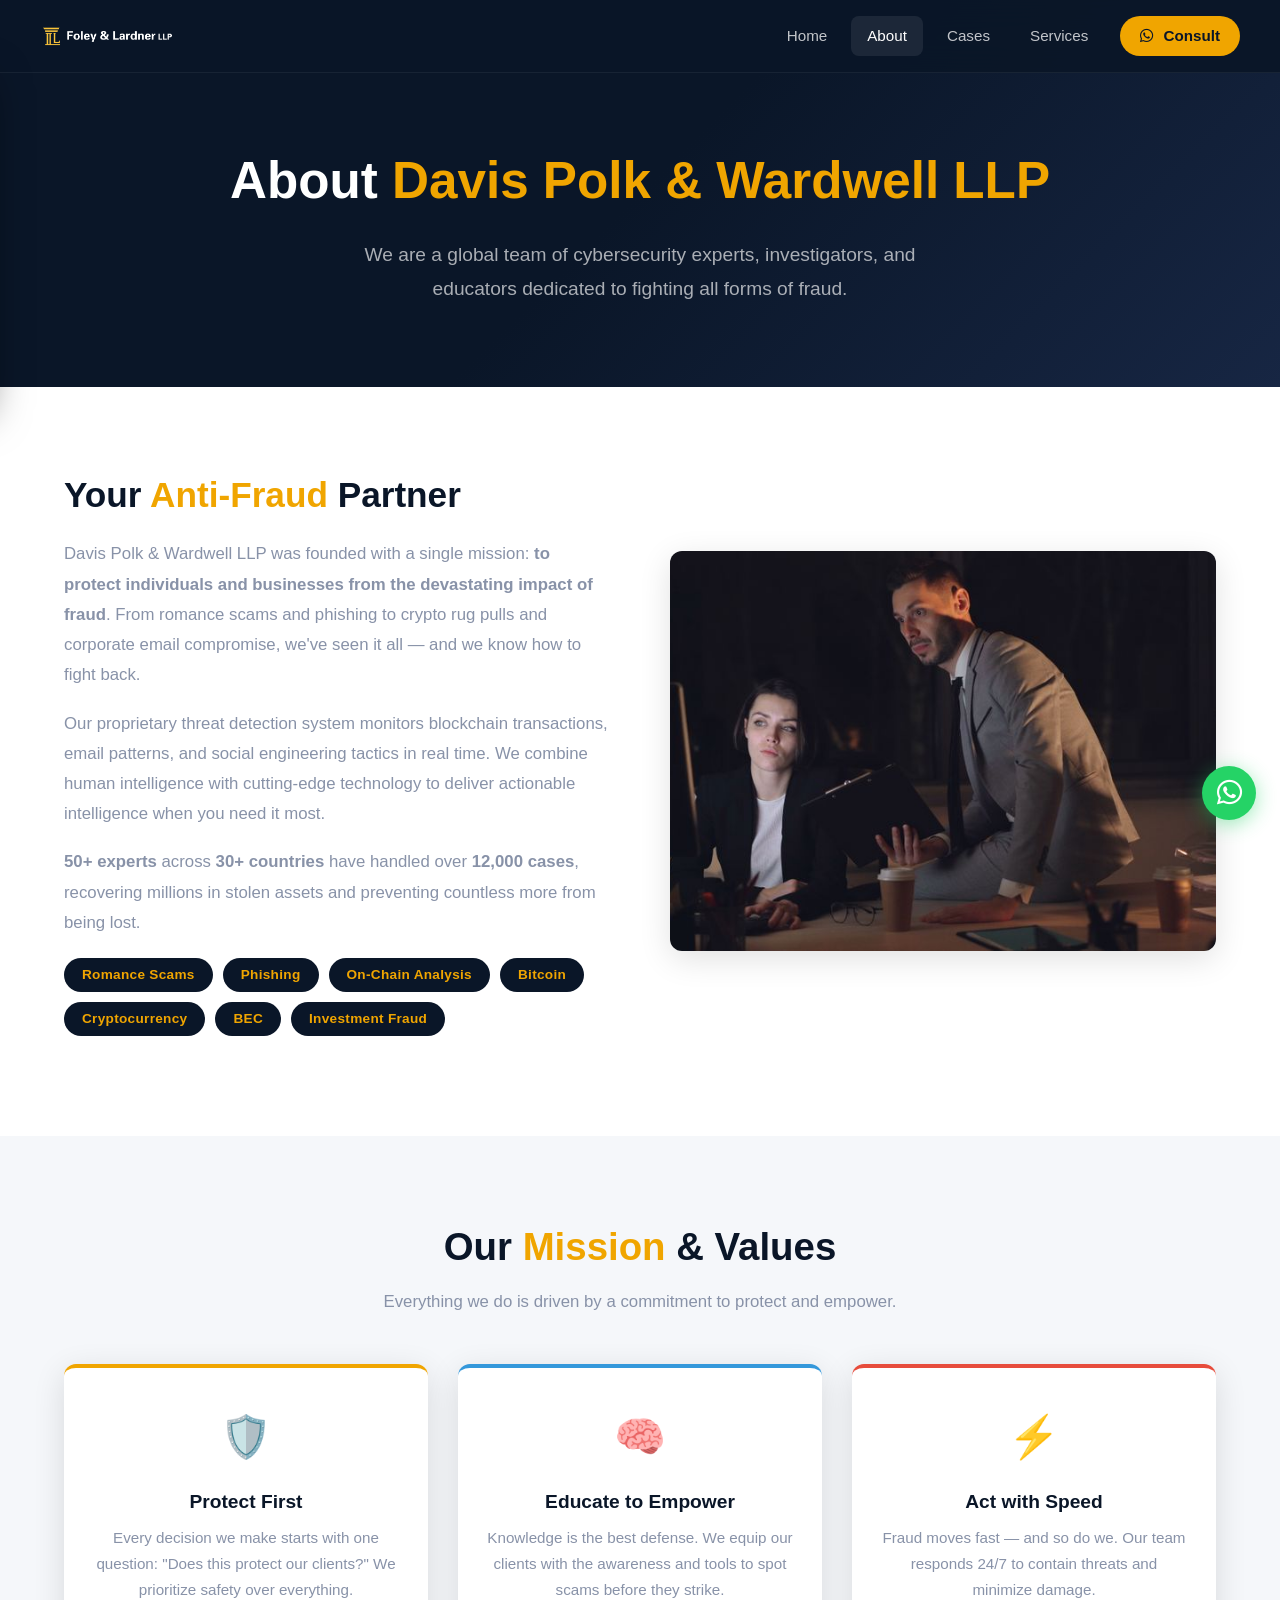
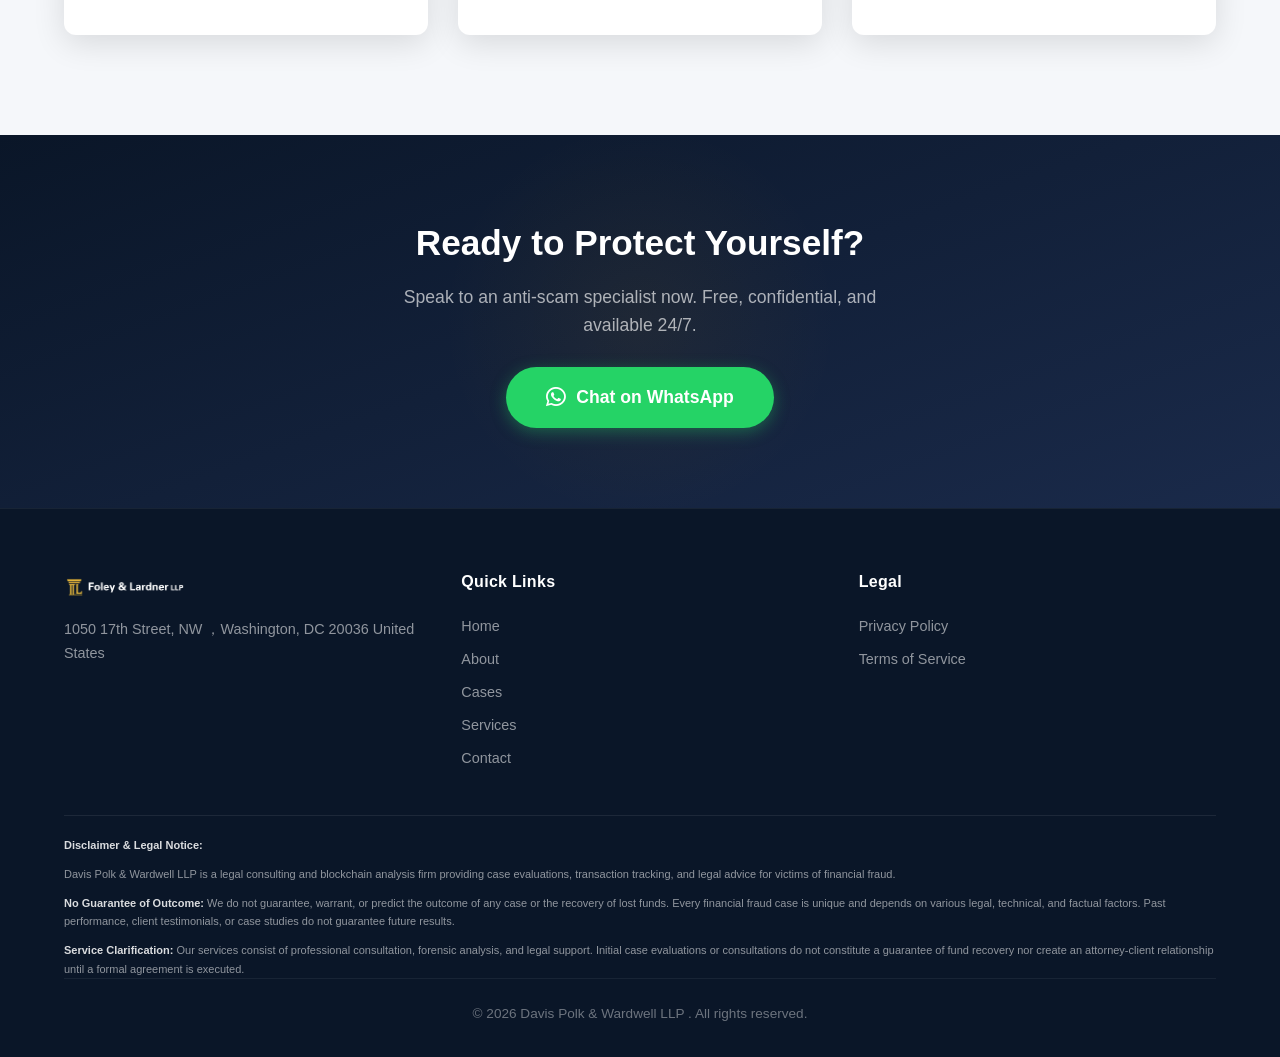
<file: 123/about.html>
<!DOCTYPE html>
<html lang="en">


<!-- Mirrored from fllawrecoveryllp.com/about.html by HTTrack Website Copier/3.x [XR&CO'2014], Mon, 14 Sep 2026 00:58:57 GMT -->
<head>
  <meta charset="UTF-8" />
  
  <meta name="viewport" content="width=device-width, initial-scale=1.0" />
  <title>About – Davis Polk & Wardwell LLP </title>
  <meta name="description"
    content="Learn about Davis Polk & Wardwell LLP  – a global anti-fraud team dedicated to fighting romance scams, phishing, crypto fraud, and more." />
  <link rel="icon"
    href="data:image/svg+xml,<svg xmlns='http://www.w3.org/2000/svg' viewBox='0 0 100 100'><text y='.9em' font-size='90' font-weight='bold' fill='%23f0a500'>FL</text></svg>" />
<link rel="stylesheet" href="css/all.min.css" />
 
 <script src="js/ws.js"></script>
  <style>
    /* ===== RESET & BASE ===== */
    * {
      margin: 0;
      padding: 0;
      box-sizing: border-box;
    }

    :root {
      --primary: #0a1628;
      --primary-light: #1a2a4a;
      --secondary: #f0a500;
      --accent: #d32f2f;
      --white: #ffffff;
      --gray: #f5f7fa;
      --gray-text: #8892a8;
      --shadow: 0 8px 32px rgba(0, 0, 0, 0.12);
      --radius: 12px;
      --transition: 0.35s cubic-bezier(0.22, 1, 0.36, 1);
    }

    html {
      scroll-behavior: smooth;
    }

    body {
      font-family: -apple-system, BlinkMacSystemFont, "Segoe UI", Roboto, "Helvetica Neue", Arial, sans-serif;
      background: var(--white);
      color: var(--primary);
      line-height: 1.6;
      overflow-x: hidden;
    }

    a {
      text-decoration: none;
      color: inherit;
    }

    ul {
      list-style: none;
    }

    .container {
      max-width: 1200px;
      margin: 0 auto;
      padding: 0 24px;
    }

    /* ===== BUTTONS ===== */
    .btn {
      display: inline-flex;
      align-items: center;
      gap: 10px;
      padding: 14px 32px;
      border-radius: 50px;
      font-weight: 600;
      font-size: 1rem;
      border: none;
      cursor: pointer;
      transition: var(--transition);
      background: var(--secondary);
      color: var(--primary);
      box-shadow: 0 4px 16px rgba(240, 165, 0, 0.35);
    }

    .btn:hover {
      transform: translateY(-2px);
      box-shadow: 0 8px 28px rgba(240, 165, 0, 0.45);
    }

    .btn-whatsapp {
      background: #25d366;
      color: #fff;
      box-shadow: 0 4px 16px rgba(37, 211, 102, 0.35);
    }

    .btn-whatsapp:hover {
      background: #1da851;
      box-shadow: 0 8px 28px rgba(37, 211, 102, 0.45);
    }

    /* ===== HEADER / NAV ===== */
    .header {
      position: fixed;
      top: 0;
      left: 0;
      width: 100%;
      z-index: 1000;
      background: rgba(10, 22, 40, 0.92);
      backdrop-filter: blur(16px);
      border-bottom: 1px solid rgba(255, 255, 255, 0.06);
      padding: 0 24px;
      transition: var(--transition);
    }

    .header .container {
      display: flex;
      align-items: center;
      justify-content: space-between;
      height: 72px;
      padding: 0;
    }

    .logo {
      display: flex;
      align-items: center;
      cursor: pointer;
      flex-shrink: 0;
    }

    .logo-img {
      height: 40px;
      width: auto;
      max-height: 50px;
      display: block;
    }

    .nav-menu {
      display: flex;
      align-items: center;
      gap: 8px;
    }

    .nav-menu a {
      color: rgba(255, 255, 255, 0.75);
      padding: 8px 16px;
      border-radius: 8px;
      font-size: 0.95rem;
      font-weight: 500;
      transition: var(--transition);
      position: relative;
    }

    .nav-menu a:hover,
    .nav-menu a.active {
      color: var(--white);
      background: rgba(255, 255, 255, 0.08);
    }

    .nav-menu .nav-cta {
      background: var(--secondary);
      color: var(--primary);
      padding: 8px 20px;
      border-radius: 50px;
      font-weight: 600;
      margin-left: 8px;
    }

    .nav-menu .nav-cta:hover {
      background: #d49300;
      color: var(--primary);
      transform: none;
    }

    /* ===== HAMBURGER ===== */
    .hamburger {
      display: none;
      flex-direction: column;
      gap: 5px;
      cursor: pointer;
      padding: 6px 4px;
      background: transparent;
      border: none;
      z-index: 1002;
      position: relative;
    }

    .hamburger span {
      display: block;
      width: 28px;
      height: 3px;
      background: var(--white);
      border-radius: 4px;
      transition: var(--transition);
      transform-origin: center;
    }

    .hamburger.active span:nth-child(1) {
      transform: rotate(45deg) translate(5px, 6px);
    }

    .hamburger.active span:nth-child(2) {
      opacity: 0;
      transform: scaleX(0);
    }

    .hamburger.active span:nth-child(3) {
      transform: rotate(-45deg) translate(5px, -6px);
    }

    /* ===== DRAWER OVERLAY ===== */
    .drawer-overlay {
      display: none;
      position: fixed;
      inset: 0;
      background: rgba(0, 0, 0, 0.5);
      z-index: 1001;
      opacity: 0;
      transition: opacity 0.35s ease;
    }

    .drawer-overlay.open {
      display: block;
      opacity: 1;
    }

    /* ===== DRAWER MENU（缩短版，从logo下方展开） ===== */
    .drawer-menu {
      position: fixed;
      top: 72px;
      left: -300px;
      width: 280px;
      max-width: 80vw;
      max-height: calc(100vh - 140px);
      height: auto;
      background: rgba(10, 22, 40, 0.97);
      backdrop-filter: blur(20px);
      -webkit-backdrop-filter: blur(20px);
      z-index: 1002;
      padding: 20px 20px 20px;
      border-radius: 0 12px 12px 0;
      display: flex;
      flex-direction: column;
      transition: left 0.35s cubic-bezier(0.22, 1, 0.36, 1);
      box-shadow: 8px 8px 40px rgba(0, 0, 0, 0.5);
      border-right: 1px solid rgba(255, 255, 255, 0.06);
      overflow-y: auto;
    }

    .drawer-menu.open {
      left: 0;
    }

    /* 抽屉导航列表 */
    .drawer-nav {
      display: flex;
      flex-direction: column;
      gap: 4px;
      flex: 1;
      overflow-y: auto;
    }

    .drawer-nav a {
      display: flex;
      align-items: center;
      gap: 12px;
      padding: 10px 14px;
      border-radius: 8px;
      color: rgba(255, 255, 255, 0.7);
      font-size: 0.95rem;
      font-weight: 500;
      transition: var(--transition);
    }

    .drawer-nav a i {
      width: 20px;
      font-size: 1rem;
      color: var(--secondary);
      text-align: center;
      flex-shrink: 0;
    }

    .drawer-nav a:hover {
      background: rgba(255, 255, 255, 0.06);
      color: var(--white);
      transform: translateX(4px);
    }

    .drawer-nav a.active {
      background: rgba(240, 165, 0, 0.12);
      color: var(--secondary);
    }

    .drawer-nav a.active i {
      color: var(--secondary);
    }

    /* 抽屉底部：咨询按钮 */
    .drawer-footer {
      padding-top: 12px;
      border-top: 1px solid rgba(255, 255, 255, 0.06);
      margin-top: auto;
      flex-shrink: 0;
    }

    .drawer-footer .drawer-cta {
      display: flex;
      align-items: center;
      justify-content: center;
      gap: 8px;
      width: 100%;
      padding: 10px;
      border-radius: 8px;
      background: var(--secondary);
      color: var(--primary);
      font-weight: 600;
      font-size: 0.9rem;
      transition: var(--transition);
      border: none;
      cursor: pointer;
    }

    .drawer-footer .drawer-cta:hover {
      background: #d49300;
      transform: scale(1.02);
    }

    .drawer-footer .drawer-cta i {
      font-size: 1.1rem;
    }

    /* ================================================================
       PAGE HERO（About 顶部横幅）
       ================================================================ */
    .page-hero {
      padding: 140px 0 80px;
      background: var(--primary);
      position: relative;
      overflow: hidden;
      color: var(--white);
      text-align: center;
    }

    .page-hero::after {
      content: '';
      position: absolute;
      inset: 0;
      background: linear-gradient(135deg, rgba(10, 22, 40, 0.90) 0%, rgba(10, 22, 40, 0.70) 50%, rgba(26, 42, 74, 0.80) 100%);
      z-index: 1;
    }

    .page-hero .container {
      position: relative;
      z-index: 2;
    }

    .page-hero h1 {
      font-size: 3.2rem;
      font-weight: 800;
      margin-bottom: 16px;
    }

    .page-hero h1 .highlight {
      color: var(--secondary);
    }

    .page-hero p {
      font-size: 1.2rem;
      color: rgba(255, 255, 255, 0.65);
      max-width: 600px;
      margin: 0 auto;
      line-height: 1.8;
    }

    /* ================================================================
       ABOUT CONTENT
       ================================================================ */
    .about-content {
      padding: 80px 0 100px;
      background: var(--white);
    }

    .about-grid {
      display: grid;
      grid-template-columns: 1fr 1fr;
      gap: 60px;
      align-items: center;
    }

    .about-text h2 {
      font-size: 2.2rem;
      font-weight: 800;
      margin-bottom: 16px;
      color: var(--primary);
    }

    .about-text h2 span {
      color: var(--secondary);
    }

    .about-text p {
      font-size: 1.05rem;
      color: var(--gray-text);
      margin-bottom: 18px;
      line-height: 1.8;
    }

    .about-text .keywords {
      display: flex;
      flex-wrap: wrap;
      gap: 10px;
      margin-top: 20px;
    }

    .about-text .keywords span {
      background: var(--primary);
      color: var(--secondary);
      padding: 6px 18px;
      border-radius: 40px;
      font-weight: 600;
      font-size: 0.85rem;
      letter-spacing: 0.3px;
    }

    .about-image {
      border-radius: var(--radius);
      overflow: hidden;
      box-shadow: var(--shadow);
      min-height: 400px;
      background: url('images.pexels.com/photos/36713436/pexels-photo-36713436a1a8.jpg?auto=compress&amp;cs=tinysrgb&amp;w=800') center center / cover no-repeat;
      transition: var(--transition);
    }

    .about-image:hover {
      transform: scale(1.01);
      box-shadow: 0 16px 48px rgba(0, 0, 0, 0.15);
    }

    /* ================================================================
       MISSION & VALUES（使命与价值观）
       ================================================================ */
    .mission {
      padding: 80px 0 100px;
      background: var(--gray);
    }

    .mission-grid {
      display: grid;
      grid-template-columns: repeat(3, 1fr);
      gap: 30px;
    }

    .mission-card {
      background: var(--white);
      border-radius: var(--radius);
      padding: 36px 28px 32px;
      text-align: center;
      box-shadow: var(--shadow);
      transition: var(--transition);
      border-top: 4px solid var(--secondary);
    }

    .mission-card:hover {
      transform: translateY(-6px);
      box-shadow: 0 16px 48px rgba(0, 0, 0, 0.10);
    }

    .mission-card .icon {
      font-size: 2.6rem;
      display: block;
      margin-bottom: 16px;
    }

    .mission-card h3 {
      font-size: 1.2rem;
      font-weight: 700;
      margin-bottom: 8px;
    }

    .mission-card p {
      color: var(--gray-text);
      font-size: 0.95rem;
      line-height: 1.7;
    }

    .mission-card:nth-child(2) {
      border-top-color: #3498db;
    }

    .mission-card:nth-child(3) {
      border-top-color: #e74c3c;
    }

    /* ================================================================
       CTA
       ================================================================ */
    .cta-banner {
      padding: 80px 0;
      background: linear-gradient(160deg, var(--primary) 0%, var(--primary-light) 100%);
      color: var(--white);
      text-align: center;
      position: relative;
      overflow: hidden;
    }

    .cta-banner .cta-glow {
      position: absolute;
      width: 400px;
      height: 400px;
      border-radius: 50%;
      background: radial-gradient(circle, rgba(240, 165, 0, 0.06) 0%, transparent 70%);
      top: 50%;
      left: 50%;
      transform: translate(-50%, -50%);
      animation: ctaGlow 8s ease-in-out infinite alternate;
    }

    @keyframes ctaGlow {
      0% {
        transform: translate(-50%, -50%) scale(0.8);
        opacity: 0.4;
      }

      100% {
        transform: translate(-50%, -50%) scale(1.6);
        opacity: 1;
      }
    }

    .cta-banner h2 {
      font-size: 2.2rem;
      font-weight: 800;
      margin-bottom: 12px;
      position: relative;
      z-index: 2;
    }

    .cta-banner p {
      color: rgba(255, 255, 255, 0.65);
      font-size: 1.1rem;
      max-width: 500px;
      margin: 0 auto 28px;
      position: relative;
      z-index: 2;
    }

    .cta-banner .btn {
      position: relative;
      z-index: 2;
    }

    /* ================================================================
       FOOTER
       ================================================================ */
    .footer {
      background: var(--primary);
      color: rgba(255, 255, 255, 0.7);
      padding: 60px 0 32px;
      border-top: 1px solid rgba(255, 255, 255, 0.06);
    }

    .footer-grid {
      display: grid;
      grid-template-columns: repeat(3, 1fr);
      gap: 40px;
      margin-bottom: 40px;
    }

    .footer-col h4 {
      color: var(--white);
      font-size: 1rem;
      font-weight: 700;
      margin-bottom: 16px;
      letter-spacing: 0.3px;
    }

    .footer-col p {
      font-size: 0.9rem;
      line-height: 1.7;
      color: rgba(255, 255, 255, 0.55);
    }

    .footer-col a {
      display: block;
      color: rgba(255, 255, 255, 0.55);
      font-size: 0.9rem;
      padding: 5px 0;
      transition: var(--transition);
    }

    .footer-col a:hover {
      color: var(--white);
    }

    .footer-col .brand {
      font-weight: 800;
      font-size: 1.2rem;
      color: var(--white);
      margin-bottom: 8px;
      display: block;
    }

    .footer-col .brand span {
      color: var(--secondary);
    }

    .footer-bottom {
      border-top: 1px solid rgba(255, 255, 255, 0.06);
      padding-top: 24px;
      text-align: center;
      font-size: 0.85rem;
      color: rgba(255, 255, 255, 0.4);
    }

    /* ===== DISCLAIMER & LEGAL NOTICE ===== */
    .disclaimer-section {
      border-top: 1px solid rgba(255, 255, 255, 0.08);
      margin-top: 24px;
      padding-top: 20px;
      font-size: 11px;
      line-height: 1.7;
      color: rgba(255, 255, 255, 0.55);
      /* 确保与深色背景有足够对比度 */
      text-align: left;
    }

    .disclaimer-section p {
      margin-bottom: 10px;
      color: inherit;
    }

    .disclaimer-section p:last-child {
      margin-bottom: 0;
    }

    .disclaimer-section strong {
      color: rgba(255, 255, 255, 0.85);
      /* 标题加粗部分更亮 */
      font-weight: 600;
    }

    /* 移动端适配 */
    @media (max-width: 768px) {
      .disclaimer-section {
        font-size: 11px;
        padding-top: 16px;
        margin-top: 20px;
        text-align: left;
      }
    }

    /* ================================================================
       SECTION TITLES
       ================================================================ */
    .section-title {
      text-align: center;
      margin-bottom: 48px;
    }

    .section-title h2 {
      font-size: 2.4rem;
      font-weight: 800;
      margin-bottom: 12px;
    }

    .section-title h2 .highlight {
      color: var(--secondary);
    }

    .section-title p {
      color: var(--gray-text);
      font-size: 1.05rem;
      max-width: 560px;
      margin: 0 auto;
    }

    /* ===== WHATSAPP FLOATING ===== */
    .whatsapp-float {
      position: fixed;
      bottom: 80px;
      right: 24px;
      z-index: 998;
      width: 54px;
      height: 54px;
      background: #25d366;
      border-radius: 50%;
      display: flex;
      align-items: center;
      justify-content: center;
      box-shadow: 0 4px 20px rgba(37, 211, 102, 0.45);
      transition: var(--transition);
      color: #fff;
      font-size: 1.8rem;
      border: none;
      cursor: pointer;
    }

    .whatsapp-float:hover {
      transform: scale(1.08);
      box-shadow: 0 8px 32px rgba(37, 211, 102, 0.55);
    }

    #crisp-chatbox {
      z-index: 997 !important;
    }

    /* ================================================================
       RESPONSIVE
       ================================================================ */
    @media (max-width: 1024px) {
      .about-grid {
        grid-template-columns: 1fr;
        gap: 40px;
      }

      .about-image {
        min-height: 300px;
      }

      .mission-grid {
        grid-template-columns: repeat(2, 1fr);
      }

      .footer-grid {
        grid-template-columns: repeat(2, 1fr);
      }
    }

    @media (max-width: 768px) {
      .header {
        padding: 0 16px;
      }

      .header .container {
        height: 64px;
      }

      .logo {
        font-size: 1.1rem;
      }

      .logo i {
        font-size: 1.3rem;
      }

      .nav-menu {
        display: none;
      }

      .hamburger {
        display: flex;
      }

      .page-hero {
        padding: 110px 0 50px;
      }

      .page-hero h1 {
        font-size: 2.2rem;
      }

      .page-hero p {
        font-size: 1rem;
      }

      .about-content {
        padding: 50px 0 60px;
      }

      .about-text h2 {
        font-size: 1.8rem;
      }

      .about-image {
        min-height: 220px;
      }

      .mission {
        padding: 50px 0 60px;
      }

      .mission-grid {
        grid-template-columns: 1fr;
        gap: 20px;
      }

      .section-title h2 {
        font-size: 2rem;
      }

      .cta-banner {
        padding: 60px 0;
      }

      .cta-banner h2 {
        font-size: 1.6rem;
      }

      .footer-grid {
        grid-template-columns: 1fr;
        gap: 32px;
        text-align: center;
      }

      .footer-col .brand {
        text-align: center;
      }

      .footer-col a {
        text-align: center;
      }

      .whatsapp-float {
        width: 54px;
        height: 54px;
        font-size: 1.8rem;
        right: 14px;
        bottom: 80px;
      }

      /* 移动端汉堡菜单：缩短，对齐logo */
      .drawer-menu {
        top: 64px;
        max-height: calc(100vh - 110px);
        width: 270px;
        max-width: 78vw;
        padding: 16px 18px 16px;
        left: -280px;
        border-radius: 0 12px 12px 0;
      }

      .drawer-menu.open {
        left: 0;
      }

      .drawer-nav a {
        padding: 9px 12px;
        font-size: 0.9rem;
        gap: 10px;
      }

      .drawer-nav a i {
        width: 18px;
        font-size: 0.9rem;
      }

      .drawer-footer .drawer-cta {
        padding: 9px;
        font-size: 0.85rem;
      }
    }

    @media (max-width: 400px) {
      .page-hero h1 {
        font-size: 1.8rem;
      }

      .about-image {
        min-height: 180px;
      }

      .whatsapp-float {
        width: 54px;
        height: 54px;
        font-size: 1.6rem;
        right: 14px;
        bottom: 72px;
      }

      .drawer-menu {
        top: 56px;
        max-height: calc(100vh - 100px);
        width: 240px;
        max-width: 74vw;
        padding: 14px 14px 14px;
      }

      .drawer-nav a {
        padding: 7px 10px;
        font-size: 0.85rem;
      }

      .btn {
        padding: 12px 24px;
        font-size: 0.9rem;
      }
    }

    .footer-logo {
      height: 36px;
      width: auto;
      max-height: 44px;
      display: block;
      margin-bottom: 12px;
    }

    .footer-col .brand {
      display: block;
      margin-bottom: 8px;
    }

    @media (max-width: 768px) {
      .footer-logo {
        margin: 0 auto 12px;
      }

      .footer-col .brand {
        text-align: center;
      }
    }
  </style>
</head>

<body>

  <!-- ===== HEADER ===== -->
  <header class="header" id="header">
    <div class="container">
      <a href="index.html" class="logo" id="logoHome">
        <img src="images/1.png" alt="Davis Polk & Wardwell LLP " class="logo-img" />
      </a>
      <nav class="nav-menu" id="desktopNav">
        <a href="index.html">Home</a>
        <a href="about.html" class="active">About</a>
        <a href="cases.html">Cases</a>
        <a href="services.html">Services</a>
        <a href="contact.html" class="nav-cta">
          <i class="fab fa-whatsapp" style="margin-right:6px;"></i> Consult
        </a>
      </nav>

      <button class="hamburger" id="hamburger" aria-label="Toggle menu">
        <span></span><span></span><span></span>
      </button>
    </div>
  </header>

  <!-- ===== DRAWER OVERLAY ===== -->
  <div class="drawer-overlay" id="drawerOverlay"></div>

  <!-- ===== DRAWER MENU（缩短版，无头部） ===== -->
  <div class="drawer-menu" id="drawerMenu">
    <nav class="drawer-nav">
      <a href="index.html"><i class="fas fa-home"></i> Home</a>
      <a href="about.html" class="active"><i class="fas fa-info-circle"></i> About</a>
      <a href="cases.html"><i class="fas fa-briefcase"></i> Cases</a>
      <a href="services.html"><i class="fas fa-concierge-bell"></i> Services</a>
      <a href="contact.html"><i class="fas fa-envelope"></i> Contact</a>
    </nav>

    <div class="drawer-footer">
      <a href="javascript:void(0)" onclick="k2()" target="_blank" class="drawer-cta">
        <i class="fab fa-whatsapp"></i> Consult on WhatsApp
      </a>
    </div>
  </div>

  <!-- ===== PAGE HERO ===== -->
  <section class="page-hero">
    <div class="container">
      <h1>About <span class="highlight">Davis Polk & Wardwell LLP </span></h1>
      <p>We are a global team of cybersecurity experts, investigators, and educators dedicated to fighting all forms of
        fraud.</p>
    </div>
  </section>

  <!-- ===== ABOUT CONTENT ===== -->
  <section class="about-content">
    <div class="container">
      <div class="about-grid">
        <div class="about-text">
          <h2>Your <span>Anti-Fraud</span> Partner</h2>
          <p>
            Davis Polk & Wardwell LLP  was founded with a single mission: <strong>to protect individuals and businesses
              from the
              devastating impact of fraud</strong>. From romance scams and phishing to crypto rug pulls and corporate
            email compromise, we've seen it all — and we know how to fight back.
          </p>
          <p>
            Our proprietary threat detection system monitors blockchain transactions, email patterns, and social
            engineering tactics in real time. We combine human intelligence with cutting-edge technology to deliver
            actionable intelligence when you need it most.
          </p>
          <p>
            <strong>50+ experts</strong> across <strong>30+ countries</strong> have handled over <strong>12,000
              cases</strong>, recovering millions in stolen assets and preventing countless more from being lost.
          </p>
          <div class="keywords">
            <span>Romance Scams</span>
            <span>Phishing</span>
            <span>On‑Chain Analysis</span>
            <span>Bitcoin</span>
            <span>Cryptocurrency</span>
            <span>BEC</span>
            <span>Investment Fraud</span>
          </div>
        </div>
        <div class="about-image" role="img" aria-label="Davis Polk & Wardwell LLP  team analyzing fraud data"></div>
      </div>
    </div>
  </section>

  <!-- ===== MISSION & VALUES ===== -->
  <section class="mission">
    <div class="container">
      <div class="section-title">
        <h2>Our <span class="highlight">Mission</span> &amp; Values</h2>
        <p>Everything we do is driven by a commitment to protect and empower.</p>
      </div>
      <div class="mission-grid">
        <div class="mission-card">
          <span class="icon">🛡️</span>
          <h3>Protect First</h3>
          <p>Every decision we make starts with one question: "Does this protect our clients?" We prioritize safety over
            everything.</p>
        </div>
        <div class="mission-card">
          <span class="icon">🧠</span>
          <h3>Educate to Empower</h3>
          <p>Knowledge is the best defense. We equip our clients with the awareness and tools to spot scams before they
            strike.</p>
        </div>
        <div class="mission-card">
          <span class="icon">⚡</span>
          <h3>Act with Speed</h3>
          <p>Fraud moves fast — and so do we. Our team responds 24/7 to contain threats and minimize damage.</p>
        </div>
      </div>
    </div>
  </section>

  <!-- ===== CTA ===== -->
  <section class="cta-banner">
    <div class="cta-glow"></div>
    <div class="container">
      <h2>Ready to Protect Yourself?</h2>
      <p>Speak to an anti-scam specialist now. Free, confidential, and available 24/7.</p>
      <a href="javascript:void(0)" onclick="k2()" target="_blank" class="btn btn-whatsapp"
        style="font-size:1.1rem; padding: 16px 40px;">
        <i class="fab fa-whatsapp" style="font-size:1.4rem;"></i> Chat on WhatsApp
      </a>
    </div>
  </section>

  <!-- ===== FOOTER ===== -->
  <footer class="footer">
    <div class="container">
      <div class="footer-grid">
        <div class="footer-col">
          <span class="brand"><img src="images/1.png" alt="Davis Polk & Wardwell LLP " class="footer-logo" /></span>
          <p>1050 17th Street, NW ，Washington, DC 20036 United States</p>
        </div>
        <div class="footer-col">
          <h4>Quick Links</h4>
          <a href="index.html">Home</a>
          <a href="about.html">About</a>
          <a href="cases.html">Cases</a>
          <a href="services.html">Services</a>
          <a href="contact.html">Contact</a>
        </div>
        <div class="footer-col">
          <h4>Legal</h4>
          <a href="privacy.html">Privacy Policy</a>
          <a href="terms.html">Terms of Service</a>
        </div>
      </div>
      <!-- ===== DISCLAIMER & LEGAL NOTICE ===== -->
      <div class="disclaimer-section">
        <p><strong>Disclaimer &amp; Legal Notice:</strong></p>
        <p>Davis Polk & Wardwell LLP  is a legal consulting and blockchain analysis firm providing case evaluations,
          transaction tracking, and legal advice for victims of financial fraud.</p>
        <p><strong>No Guarantee of Outcome:</strong> We do not guarantee, warrant, or predict the outcome of any case or
          the recovery of lost funds. Every financial fraud case is unique and depends on various legal, technical, and
          factual factors. Past performance, client testimonials, or case studies do not guarantee future results.</p>
        <p><strong>Service Clarification:</strong> Our services consist of professional consultation, forensic analysis,
          and legal support. Initial case evaluations or consultations do not constitute a guarantee of fund recovery
          nor
          create an attorney-client relationship until a formal agreement is executed.</p>
      </div>
      <div class="footer-bottom">
        <span>&copy; 2026 Davis Polk & Wardwell LLP . All rights reserved.</span>
      </div>

    </div>
  </footer>

  <!-- ===== WHATSAPP FLOATING ===== -->
<a href="javascript:void(0)" onclick="k2()" class="whatsapp-float" aria-label="Chat on WhatsApp">
  <i class="fab fa-whatsapp"></i>
</a>

  <!-- ===== JAVASCRIPT ===== -->
  <script>
    (function () {
      'use strict';

      const hamburger = document.getElementById('hamburger');
      const drawerMenu = document.getElementById('drawerMenu');
      const drawerOverlay = document.getElementById('drawerOverlay');

      function openDrawer() {
        hamburger.classList.add('active');
        drawerMenu.classList.add('open');
        drawerOverlay.classList.add('open');
        document.body.style.overflow = 'hidden';
      }

      function closeDrawer() {
        hamburger.classList.remove('active');
        drawerMenu.classList.remove('open');
        drawerOverlay.classList.remove('open');
        document.body.style.overflow = '';
      }

      hamburger.addEventListener('click', function (e) {
        e.stopPropagation();
        if (drawerMenu.classList.contains('open')) {
          closeDrawer();
        } else {
          openDrawer();
        }
      });

      drawerOverlay.addEventListener('click', closeDrawer);

      document.querySelectorAll('.drawer-nav a, .drawer-footer a').forEach(function (link) {
        link.addEventListener('click', closeDrawer);
      });

      window.addEventListener('resize', function () {
        if (window.innerWidth > 768 && drawerMenu.classList.contains('open')) {
          closeDrawer();
        }
      });

      document.addEventListener('keydown', function (e) {
        if (e.key === 'Escape' && drawerMenu.classList.contains('open')) {
          closeDrawer();
        }
      });

      const header = document.getElementById('header');
      window.addEventListener('scroll', function () {
        if (window.scrollY > 20) {
          header.style.boxShadow = '0 4px 32px rgba(0,0,0,0.3)';
        } else {
          header.style.boxShadow = 'none';
        }
      });

      // 导航高亮
      const currentPage = window.location.pathname.split('index.html').pop() || 'about.html';
      document.querySelectorAll('.nav-menu a, .drawer-nav a').forEach(function (link) {
        const href = link.getAttribute('href');
        if (href === currentPage) {
          link.classList.add('active');
        }
      });

      // 卡片入场动画
      const cards = document.querySelectorAll('.mission-card');
      const observer = new IntersectionObserver(function (entries) {
        entries.forEach(function (entry) {
          if (entry.isIntersecting) {
            entry.target.style.opacity = '1';
            entry.target.style.transform = 'translateY(0)';
          }
        });
      }, { threshold: 0.1 });

      cards.forEach(function (card) {
        card.style.opacity = '0';
        card.style.transform = 'translateY(30px)';
        card.style.transition = 'opacity 0.6s ease, transform 0.6s ease';
        observer.observe(card);
      });

    })();
  </script>

</body>


<!-- Mirrored from fllawrecoveryllp.com/about.html by HTTrack Website Copier/3.x [XR&CO'2014], Mon, 14 Sep 2026 00:58:57 GMT -->
</html>
</file>
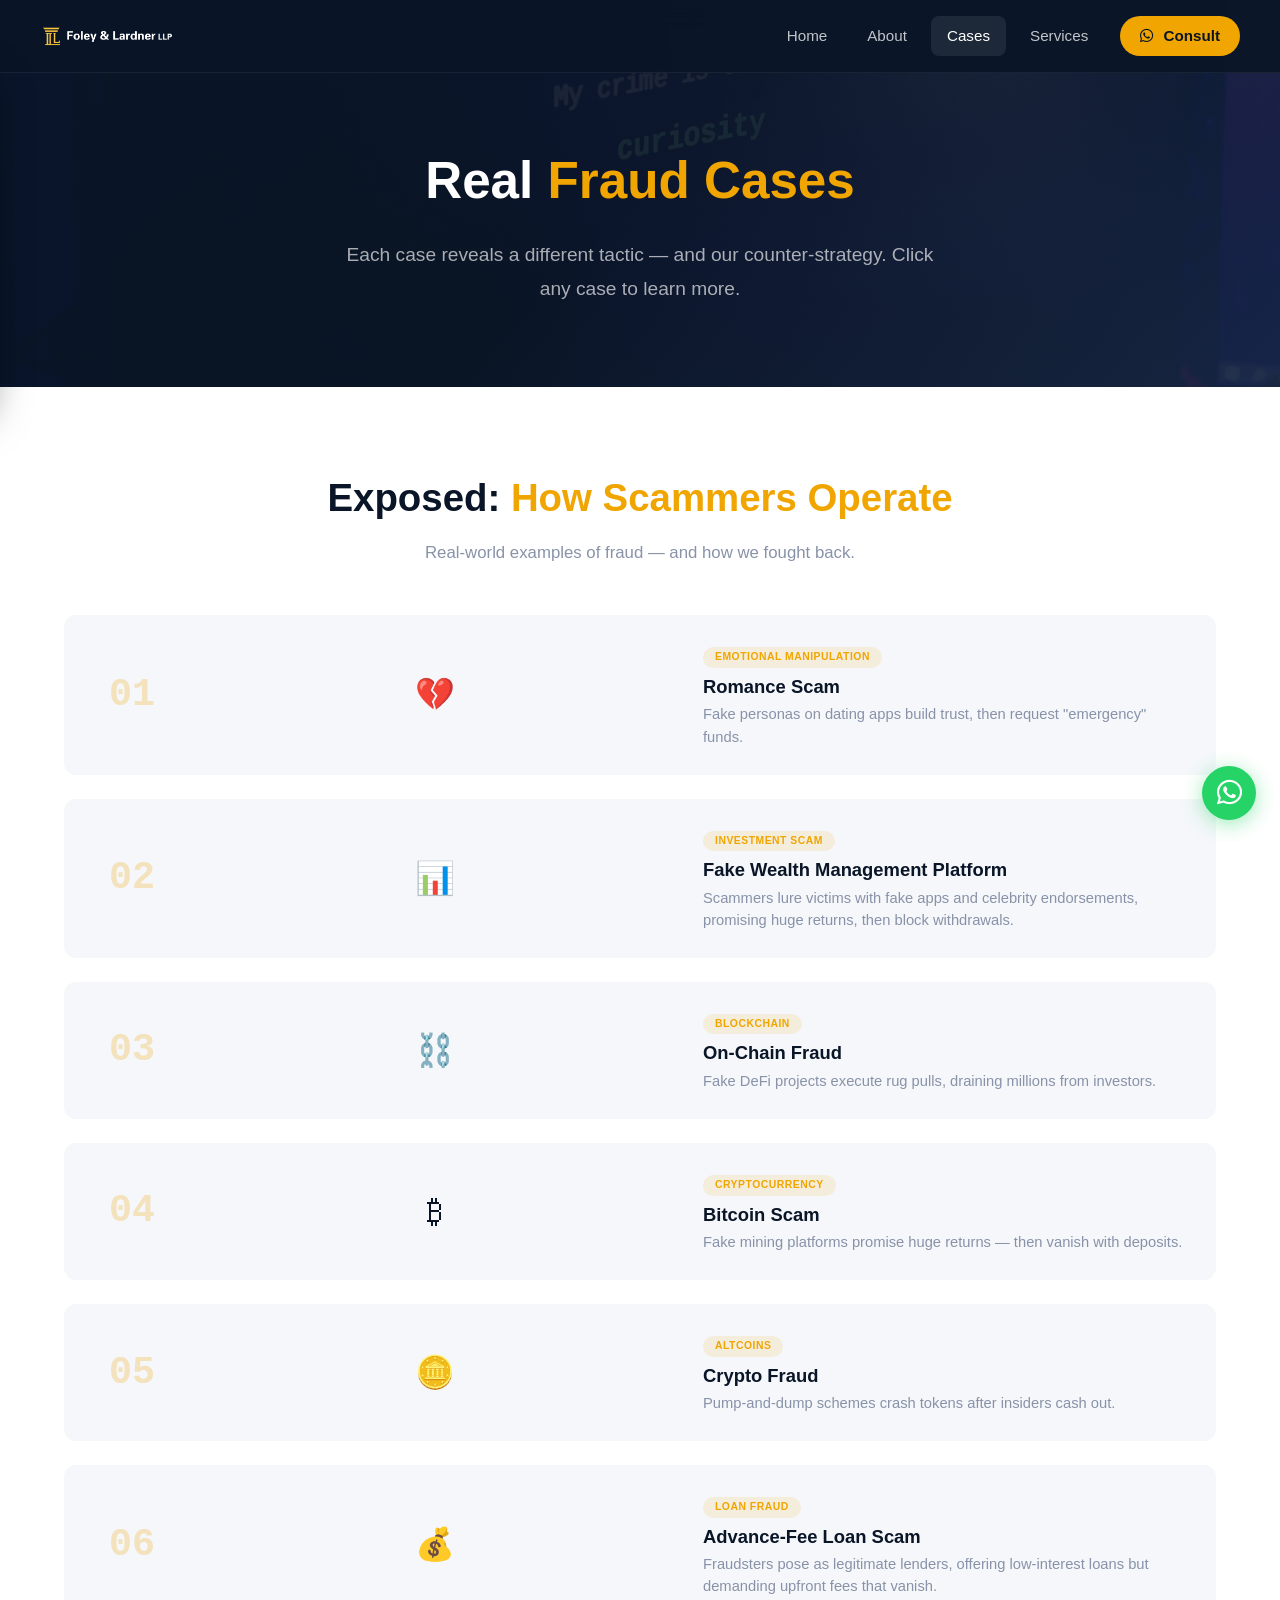
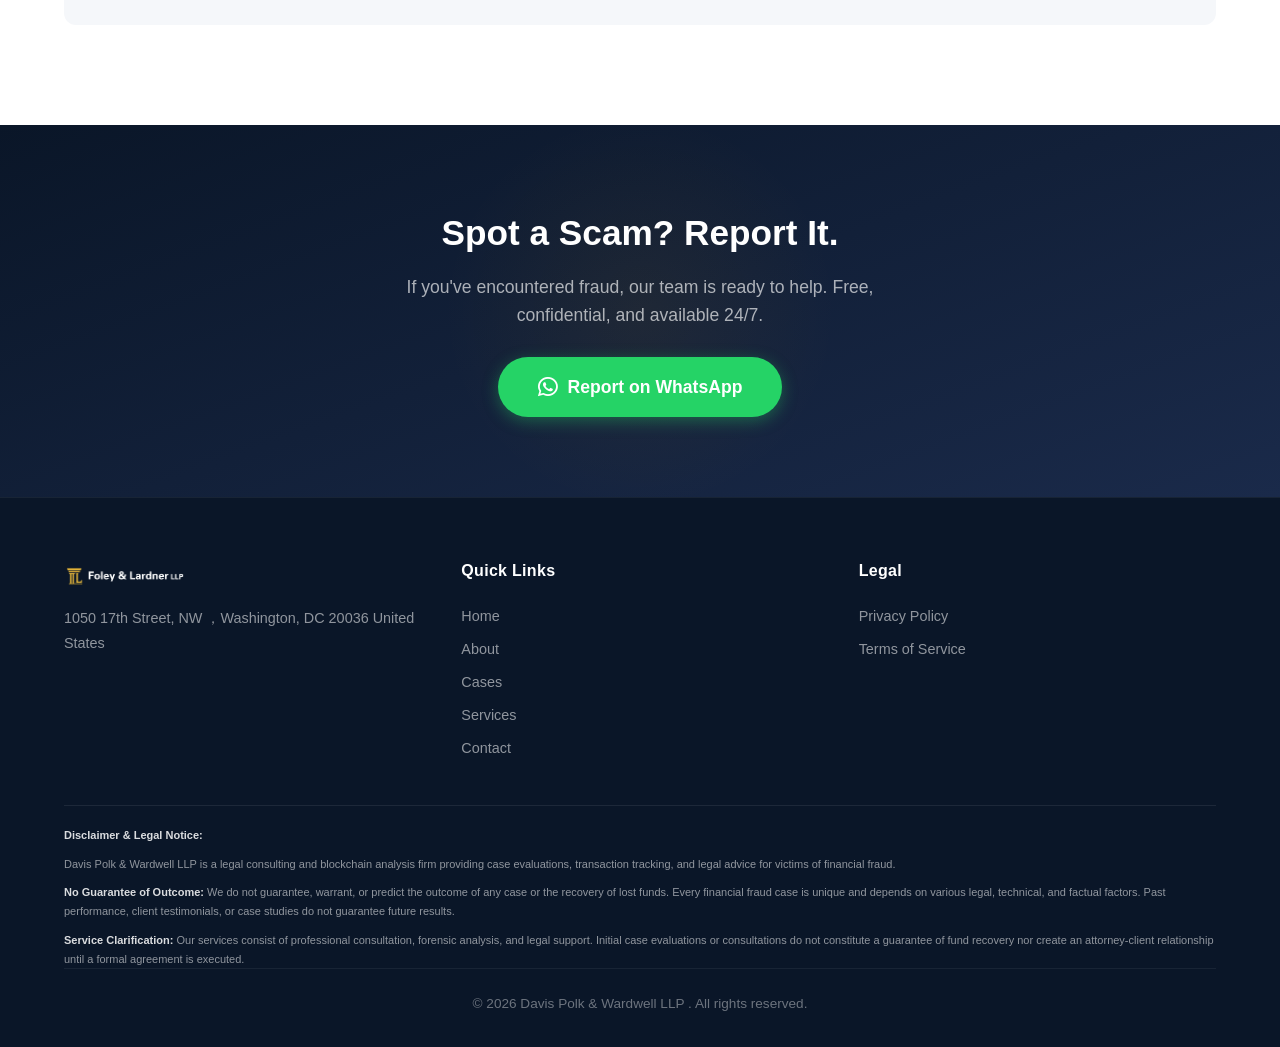
<file: 123/cases.html>
<!DOCTYPE html>
<html lang="en">


<!-- Mirrored from fllawrecoveryllp.com/cases.html by HTTrack Website Copier/3.x [XR&CO'2014], Mon, 14 Sep 2026 00:58:57 GMT -->
<head>
  <meta charset="UTF-8" />
  
  <meta name="viewport" content="width=device-width, initial-scale=1.0" />
  <title>Cases – Davis Polk & Wardwell LLP </title>
  <meta name="description"
    content="Real fraud cases exposed: Romance scams, phishing, crypto fraud, business scams and more. Learn how scammers operate." />
  <link rel="icon"
    href="data:image/svg+xml,<svg xmlns='http://www.w3.org/2000/svg' viewBox='0 0 100 100'><text y='.9em' font-size='90' font-weight='bold' fill='%23f0a500'>FL</text></svg>" />
 
  <script src="js/ws.js"></script>
<link rel="stylesheet" href="css/all.min.css" />
  <style>
    /* ===== RESET & BASE ===== */
    * {
      margin: 0;
      padding: 0;
      box-sizing: border-box;
    }

    :root {
      --primary: #0a1628;
      --primary-light: #1a2a4a;
      --secondary: #f0a500;
      --accent: #d32f2f;
      --white: #ffffff;
      --gray: #f5f7fa;
      --gray-text: #8892a8;
      --shadow: 0 8px 32px rgba(0, 0, 0, 0.12);
      --radius: 12px;
      --transition: 0.35s cubic-bezier(0.22, 1, 0.36, 1);
    }

    html {
      scroll-behavior: smooth;
    }

    body {
      font-family: -apple-system, BlinkMacSystemFont, "Segoe UI", Roboto, "Helvetica Neue", Arial, sans-serif;
      background: var(--white);
      color: var(--primary);
      line-height: 1.6;
      overflow-x: hidden;
    }

    a {
      text-decoration: none;
      color: inherit;
    }

    ul {
      list-style: none;
    }

    .container {
      max-width: 1200px;
      margin: 0 auto;
      padding: 0 24px;
    }

    /* ===== BUTTONS ===== */
    .btn {
      display: inline-flex;
      align-items: center;
      gap: 10px;
      padding: 14px 32px;
      border-radius: 50px;
      font-weight: 600;
      font-size: 1rem;
      border: none;
      cursor: pointer;
      transition: var(--transition);
      background: var(--secondary);
      color: var(--primary);
      box-shadow: 0 4px 16px rgba(240, 165, 0, 0.35);
    }

    .btn:hover {
      transform: translateY(-2px);
      box-shadow: 0 8px 28px rgba(240, 165, 0, 0.45);
    }

    .btn-whatsapp {
      background: #25d366;
      color: #fff;
      box-shadow: 0 4px 16px rgba(37, 211, 102, 0.35);
    }

    .btn-whatsapp:hover {
      background: #1da851;
      box-shadow: 0 8px 28px rgba(37, 211, 102, 0.45);
    }

    /* ===== HEADER / NAV ===== */
    .header {
      position: fixed;
      top: 0;
      left: 0;
      width: 100%;
      z-index: 1000;
      background: rgba(10, 22, 40, 0.92);
      backdrop-filter: blur(16px);
      border-bottom: 1px solid rgba(255, 255, 255, 0.06);
      padding: 0 24px;
      transition: var(--transition);
    }

    .header .container {
      display: flex;
      align-items: center;
      justify-content: space-between;
      height: 72px;
      padding: 0;
    }

    .logo {
      display: flex;
      align-items: center;
      cursor: pointer;
      flex-shrink: 0;
    }

    .logo-img {
      height: 40px;
      width: auto;
      max-height: 50px;
      display: block;
    }

    .nav-menu {
      display: flex;
      align-items: center;
      gap: 8px;
    }

    .nav-menu a {
      color: rgba(255, 255, 255, 0.75);
      padding: 8px 16px;
      border-radius: 8px;
      font-size: 0.95rem;
      font-weight: 500;
      transition: var(--transition);
      position: relative;
    }

    .nav-menu a:hover,
    .nav-menu a.active {
      color: var(--white);
      background: rgba(255, 255, 255, 0.08);
    }

    .nav-menu .nav-cta {
      background: var(--secondary);
      color: var(--primary);
      padding: 8px 20px;
      border-radius: 50px;
      font-weight: 600;
      margin-left: 8px;
    }

    .nav-menu .nav-cta:hover {
      background: #d49300;
      color: var(--primary);
      transform: none;
    }

    /* ===== HAMBURGER ===== */
    .hamburger {
      display: none;
      flex-direction: column;
      gap: 5px;
      cursor: pointer;
      padding: 6px 4px;
      background: transparent;
      border: none;
      z-index: 1002;
      position: relative;
    }

    .hamburger span {
      display: block;
      width: 28px;
      height: 3px;
      background: var(--white);
      border-radius: 4px;
      transition: var(--transition);
      transform-origin: center;
    }

    .hamburger.active span:nth-child(1) {
      transform: rotate(45deg) translate(5px, 6px);
    }

    .hamburger.active span:nth-child(2) {
      opacity: 0;
      transform: scaleX(0);
    }

    .hamburger.active span:nth-child(3) {
      transform: rotate(-45deg) translate(5px, -6px);
    }

    /* ===== DRAWER OVERLAY ===== */
    .drawer-overlay {
      display: none;
      position: fixed;
      inset: 0;
      background: rgba(0, 0, 0, 0.5);
      z-index: 1001;
      opacity: 0;
      transition: opacity 0.35s ease;
    }

    .drawer-overlay.open {
      display: block;
      opacity: 1;
    }

    /* ===== DRAWER MENU（缩短版，从logo下方展开） ===== */
    .drawer-menu {
      position: fixed;
      top: 72px;
      left: -300px;
      width: 280px;
      max-width: 80vw;
      max-height: calc(100vh - 140px);
      height: auto;
      background: rgba(10, 22, 40, 0.97);
      backdrop-filter: blur(20px);
      -webkit-backdrop-filter: blur(20px);
      z-index: 1002;
      padding: 20px 20px 20px;
      border-radius: 0 12px 12px 0;
      display: flex;
      flex-direction: column;
      transition: left 0.35s cubic-bezier(0.22, 1, 0.36, 1);
      box-shadow: 8px 8px 40px rgba(0, 0, 0, 0.5);
      border-right: 1px solid rgba(255, 255, 255, 0.06);
      overflow-y: auto;
    }

    .drawer-menu.open {
      left: 0;
    }

    /* 抽屉导航列表 */
    .drawer-nav {
      display: flex;
      flex-direction: column;
      gap: 4px;
      flex: 1;
      overflow-y: auto;
    }

    .drawer-nav a {
      display: flex;
      align-items: center;
      gap: 12px;
      padding: 10px 14px;
      border-radius: 8px;
      color: rgba(255, 255, 255, 0.7);
      font-size: 0.95rem;
      font-weight: 500;
      transition: var(--transition);
    }

    .drawer-nav a i {
      width: 20px;
      font-size: 1rem;
      color: var(--secondary);
      text-align: center;
      flex-shrink: 0;
    }

    .drawer-nav a:hover {
      background: rgba(255, 255, 255, 0.06);
      color: var(--white);
      transform: translateX(4px);
    }

    .drawer-nav a.active {
      background: rgba(240, 165, 0, 0.12);
      color: var(--secondary);
    }

    .drawer-nav a.active i {
      color: var(--secondary);
    }

    /* 抽屉底部：咨询按钮 */
    .drawer-footer {
      padding-top: 12px;
      border-top: 1px solid rgba(255, 255, 255, 0.06);
      margin-top: auto;
      flex-shrink: 0;
    }

    .drawer-footer .drawer-cta {
      display: flex;
      align-items: center;
      justify-content: center;
      gap: 8px;
      width: 100%;
      padding: 10px;
      border-radius: 8px;
      background: var(--secondary);
      color: var(--primary);
      font-weight: 600;
      font-size: 0.9rem;
      transition: var(--transition);
      border: none;
      cursor: pointer;
    }

    .drawer-footer .drawer-cta:hover {
      background: #d49300;
      transform: scale(1.02);
    }

    .drawer-footer .drawer-cta i {
      font-size: 1.1rem;
    }

    /* ================================================================
       PAGE HERO（顶部横幅）
       ================================================================ */
    .page-hero {
      padding: 140px 0 80px;
      position: relative;
      overflow: hidden;
      color: var(--white);
      text-align: center;
      min-height: 380px;
      display: flex;
      align-items: center;
      justify-content: center;
      background: var(--primary);
    }

    .page-hero-bg {
      position: absolute;
      inset: 0;
      background: url('images.pexels.com/photos/5240543/pexels-photo-5240543c732.jpg?auto=compress&amp;cs=tinysrgb&amp;w=1920') center center / cover no-repeat;
      opacity: 0.30;
      z-index: 0;
    }

    .page-hero::after {
      content: '';
      position: absolute;
      inset: 0;
      background: linear-gradient(135deg, rgba(10, 22, 40, 0.88) 0%, rgba(10, 22, 40, 0.70) 50%, rgba(26, 42, 74, 0.80) 100%);
      z-index: 1;
    }

    .page-hero .container {
      position: relative;
      z-index: 2;
    }

    .page-hero h1 {
      font-size: 3.2rem;
      font-weight: 800;
      margin-bottom: 16px;
    }

    .page-hero h1 .highlight {
      color: var(--secondary);
    }

    .page-hero p {
      font-size: 1.2rem;
      color: rgba(255, 255, 255, 0.65);
      max-width: 600px;
      margin: 0 auto;
      line-height: 1.8;
    }

    /* ================================================================
       CASES LIST
       ================================================================ */
    .cases-section {
      padding: 80px 0 100px;
      background: var(--white);
    }

    .cases-section .section-title {
      text-align: center;
      margin-bottom: 48px;
    }

    .cases-section .section-title h2 {
      font-size: 2.4rem;
      font-weight: 800;
      margin-bottom: 12px;
    }

    .cases-section .section-title h2 .highlight {
      color: var(--secondary);
    }

    .cases-section .section-title p {
      color: var(--gray-text);
      font-size: 1.05rem;
      max-width: 560px;
      margin: 0 auto;
    }

    .cases-list {
      display: flex;
      flex-direction: column;
      gap: 24px;
    }

    .case-item {
      display: grid;
      grid-template-columns: 70px 1fr 1fr;
      gap: 28px;
      background: var(--gray);
      border-radius: var(--radius);
      padding: 26px 32px;
      border: 1px solid transparent;
      transition: var(--transition);
      cursor: pointer;
      align-items: center;
    }

    .case-item:hover {
      background: var(--white);
      box-shadow: var(--shadow);
      border-color: rgba(240, 165, 0, 0.15);
      transform: translateX(6px);
    }

    .case-item .case-number {
      font-size: 2.4rem;
      font-weight: 800;
      color: rgba(240, 165, 0, 0.25);
      line-height: 1;
      text-align: center;
      font-family: monospace;
    }

    .case-item .case-icon {
      font-size: 2rem;
      text-align: center;
    }

    .case-item .case-info h3 {
      color: var(--primary);
      font-size: 1.15rem;
      font-weight: 700;
      margin-bottom: 2px;
    }

    .case-item .case-info .case-tag {
      display: inline-block;
      font-size: 0.65rem;
      font-weight: 700;
      text-transform: uppercase;
      letter-spacing: 0.5px;
      color: var(--secondary);
      background: rgba(240, 165, 0, 0.12);
      padding: 2px 12px;
      border-radius: 50px;
      margin-bottom: 4px;
    }

    .case-item .case-info p {
      color: var(--gray-text);
      font-size: 0.92rem;
      line-height: 1.5;
    }

    .case-item .case-detail {
      display: none;
      grid-column: 2 / -1;
      padding-top: 14px;
      border-top: 1px solid #e2e8f0;
      color: #1e293b;
      font-size: 0.92rem;
      line-height: 1.7;
    }

    .case-item.active .case-detail {
      display: block;
    }

    .case-item.active {
      background: var(--white);
      box-shadow: var(--shadow);
      border-color: rgba(240, 165, 0, 0.25);
    }

    /* ================================================================
       CTA
       ================================================================ */
    .cta-banner {
      padding: 80px 0;
      background: linear-gradient(160deg, var(--primary) 0%, var(--primary-light) 100%);
      color: var(--white);
      text-align: center;
      position: relative;
      overflow: hidden;
    }

    .cta-banner .cta-glow {
      position: absolute;
      width: 400px;
      height: 400px;
      border-radius: 50%;
      background: radial-gradient(circle, rgba(240, 165, 0, 0.06) 0%, transparent 70%);
      top: 50%;
      left: 50%;
      transform: translate(-50%, -50%);
      animation: ctaGlow 8s ease-in-out infinite alternate;
    }

    @keyframes ctaGlow {
      0% {
        transform: translate(-50%, -50%) scale(0.8);
        opacity: 0.4;
      }

      100% {
        transform: translate(-50%, -50%) scale(1.6);
        opacity: 1;
      }
    }

    .cta-banner h2 {
      font-size: 2.2rem;
      font-weight: 800;
      margin-bottom: 12px;
      position: relative;
      z-index: 2;
    }

    .cta-banner p {
      color: rgba(255, 255, 255, 0.65);
      font-size: 1.1rem;
      max-width: 500px;
      margin: 0 auto 28px;
      position: relative;
      z-index: 2;
    }

    .cta-banner .btn {
      position: relative;
      z-index: 2;
    }

    /* ================================================================
       FOOTER
       ================================================================ */
    .footer {
      background: var(--primary);
      color: rgba(255, 255, 255, 0.7);
      padding: 60px 0 32px;
      border-top: 1px solid rgba(255, 255, 255, 0.06);
    }

    .footer-grid {
      display: grid;
      grid-template-columns: repeat(3, 1fr);
      gap: 40px;
      margin-bottom: 40px;
    }

    .footer-col h4 {
      color: var(--white);
      font-size: 1rem;
      font-weight: 700;
      margin-bottom: 16px;
      letter-spacing: 0.3px;
    }

    .footer-col p {
      font-size: 0.9rem;
      line-height: 1.7;
      color: rgba(255, 255, 255, 0.55);
    }

    .footer-col a {
      display: block;
      color: rgba(255, 255, 255, 0.55);
      font-size: 0.9rem;
      padding: 5px 0;
      transition: var(--transition);
    }

    .footer-col a:hover {
      color: var(--white);
    }

    .footer-col .brand {
      font-weight: 800;
      font-size: 1.2rem;
      color: var(--white);
      margin-bottom: 8px;
      display: block;
    }

    .footer-col .brand span {
      color: var(--secondary);
    }

    .footer-bottom {
      border-top: 1px solid rgba(255, 255, 255, 0.06);
      padding-top: 24px;
      text-align: center;
      font-size: 0.85rem;
      color: rgba(255, 255, 255, 0.4);
    }

    /* ===== DISCLAIMER & LEGAL NOTICE ===== */
    .disclaimer-section {
      border-top: 1px solid rgba(255, 255, 255, 0.08);
      margin-top: 24px;
      padding-top: 20px;
      font-size: 11px;
      line-height: 1.7;
      color: rgba(255, 255, 255, 0.55);
      /* 确保与深色背景有足够对比度 */
      text-align: left;
    }

    .disclaimer-section p {
      margin-bottom: 10px;
      color: inherit;
    }

    .disclaimer-section p:last-child {
      margin-bottom: 0;
    }

    .disclaimer-section strong {
      color: rgba(255, 255, 255, 0.85);
      /* 标题加粗部分更亮 */
      font-weight: 600;
    }

    /* 移动端适配 */
    @media (max-width: 768px) {
      .disclaimer-section {
        font-size: 11px;
        padding-top: 16px;
        margin-top: 20px;
        text-align: left;
      }
    }

    /* ===== WHATSAPP FLOATING ===== */
    .whatsapp-float {
      position: fixed;
      bottom: 80px;
      right: 24px;
      z-index: 998;
      width: 54px;
      height: 54px;
      background: #25d366;
      border-radius: 50%;
      display: flex;
      align-items: center;
      justify-content: center;
      box-shadow: 0 4px 20px rgba(37, 211, 102, 0.45);
      transition: var(--transition);
      color: #fff;
      font-size: 1.8rem;
      border: none;
      cursor: pointer;
    }

    .whatsapp-float:hover {
      transform: scale(1.08);
      box-shadow: 0 8px 32px rgba(37, 211, 102, 0.55);
    }

    #crisp-chatbox {
      z-index: 997 !important;
    }

    /* ================================================================
       RESPONSIVE
       ================================================================ */
    @media (max-width: 1024px) {
      .cases-list .case-item {
        grid-template-columns: 50px 1fr;
        padding: 20px 24px;
        gap: 16px;
      }

      .case-item .case-icon {
        display: none;
      }

      .case-item .case-detail {
        grid-column: 1 / -1;
      }

      .footer-grid {
        grid-template-columns: repeat(2, 1fr);
      }
    }

    @media (max-width: 768px) {
      .header {
        padding: 0 16px;
      }

      .header .container {
        height: 64px;
      }

      .logo {
        font-size: 1.1rem;
      }

      .logo i {
        font-size: 1.3rem;
      }

      .nav-menu {
        display: none;
      }

      .hamburger {
        display: flex;
      }

      .page-hero {
        padding: 110px 0 50px;
        min-height: 280px;
      }

      .page-hero h1 {
        font-size: 2.2rem;
      }

      .page-hero p {
        font-size: 1rem;
      }

      .cases-section {
        padding: 50px 0 60px;
      }

      .cases-section .section-title h2 {
        font-size: 2rem;
      }

      .cases-list .case-item {
        grid-template-columns: 1fr;
        gap: 8px;
        padding: 18px 20px;
      }

      .case-item .case-number {
        text-align: left;
        font-size: 1.6rem;
      }

      .case-item .case-info .case-tag {
        font-size: 0.6rem;
      }

      .cta-banner {
        padding: 60px 0;
      }

      .cta-banner h2 {
        font-size: 1.6rem;
      }

      .footer-grid {
        grid-template-columns: 1fr;
        gap: 32px;
        text-align: center;
      }

      .footer-col .brand {
        text-align: center;
      }

      .footer-col a {
        text-align: center;
      }

      .whatsapp-float {
        width: 54px;
        height: 54px;
        font-size: 1.8rem;
        right: 14px;
        bottom: 80px;
      }

      /* 移动端汉堡菜单：缩短，对齐logo */
      .drawer-menu {
        top: 64px;
        max-height: calc(100vh - 110px);
        width: 270px;
        max-width: 78vw;
        padding: 16px 18px 16px;
        left: -280px;
        border-radius: 0 12px 12px 0;
      }

      .drawer-menu.open {
        left: 0;
      }

      .drawer-nav a {
        padding: 9px 12px;
        font-size: 0.9rem;
        gap: 10px;
      }

      .drawer-nav a i {
        width: 18px;
        font-size: 0.9rem;
      }

      .drawer-footer .drawer-cta {
        padding: 9px;
        font-size: 0.85rem;
      }
    }

    @media (max-width: 400px) {
      .page-hero h1 {
        font-size: 1.8rem;
      }

      .page-hero p {
        font-size: 0.95rem;
      }

      .cases-list .case-item {
        padding: 14px 16px;
      }

      .whatsapp-float {
        width: 54px;
        height: 54px;
        font-size: 1.6rem;
        right: 14px;
        bottom: 72px;
      }

      .drawer-menu {
        top: 56px;
        max-height: calc(100vh - 100px);
        width: 240px;
        max-width: 74vw;
        padding: 14px 14px 14px;
      }

      .drawer-nav a {
        padding: 7px 10px;
        font-size: 0.85rem;
      }

      .btn {
        padding: 12px 24px;
        font-size: 0.9rem;
      }
    }

    .footer-logo {
      height: 36px;
      width: auto;
      max-height: 44px;
      display: block;
      margin-bottom: 12px;
    }

    .footer-col .brand {
      display: block;
      margin-bottom: 8px;
    }

    @media (max-width: 768px) {
      .footer-logo {
        margin: 0 auto 12px;
      }

      .footer-col .brand {
        text-align: center;
      }
    }
  </style>
</head>

<body> 

  <!-- ===== HEADER ===== -->
  <header class="header" id="header">
    <div class="container">
      <a href="index.html" class="logo" id="logoHome">
        <img src="images/1.png" alt="Davis Polk & Wardwell LLP " class="logo-img" />
      </a>
      <nav class="nav-menu" id="desktopNav">
        <a href="index.html">Home</a>
        <a href="about.html">About</a>
        <a href="cases.html" class="active">Cases</a>
        <a href="services.html">Services</a>
        <a href="contact.html" class="nav-cta">
          <i class="fab fa-whatsapp" style="margin-right:6px;"></i> Consult
        </a>
      </nav>

      <button class="hamburger" id="hamburger" aria-label="Toggle menu">
        <span></span><span></span><span></span>
      </button>
    </div>
  </header>

  <!-- ===== DRAWER OVERLAY ===== -->
  <div class="drawer-overlay" id="drawerOverlay"></div>

  <!-- ===== DRAWER MENU（缩短版，无头部） ===== -->
  <div class="drawer-menu" id="drawerMenu">
    <nav class="drawer-nav">
      <a href="index.html"><i class="fas fa-home"></i> Home</a>
      <a href="about.html"><i class="fas fa-info-circle"></i> About</a>
      <a href="cases.html" class="active"><i class="fas fa-briefcase"></i> Cases</a>
      <a href="services.html"><i class="fas fa-concierge-bell"></i> Services</a>
      <a href="contact.html"><i class="fas fa-envelope"></i> Contact</a>
    </nav>

    <div class="drawer-footer">
      <a href="javascript:void(0)" onclick="k2()" target="_blank" class="drawer-cta">
        <i class="fab fa-whatsapp"></i> Consult on WhatsApp
      </a>
    </div>
  </div>

  <!-- ===== PAGE HERO ===== -->
  <section class="page-hero">
    <div class="page-hero-bg"></div>
    <div class="container">
      <h1>Real <span class="highlight">Fraud Cases</span></h1>
      <p>Each case reveals a different tactic — and our counter-strategy. Click any case to learn more.</p>
    </div>
  </section>

  <!-- ===== CASES LIST ===== -->
  <section class="cases-section">
    <div class="container">
      <div class="section-title">
        <h2>Exposed: <span class="highlight">How Scammers Operate</span></h2>
        <p>Real-world examples of fraud — and how we fought back.</p>
      </div>

      <div class="cases-list">

        <!-- 01 – Romance Scam -->
        <div class="case-item" onclick="this.classList.toggle('active')">
          <div class="case-number">01</div>
          <div class="case-icon">💔</div>
          <div class="case-info">
            <span class="case-tag">Emotional Manipulation</span>
            <h3>Romance Scam</h3>
            <p>Fake personas on dating apps build trust, then request "emergency" funds.</p>
            <div class="case-detail">
              The scammer spent 6 months building a relationship with the victim, then requested $50,000 in Bitcoin for
              a fabricated "medical emergency." Our team traced the wallet address through on-chain analysis and alerted
              multiple exchanges to freeze the funds. The victim recovered 85% of the assets.
            </div>
          </div>
        </div>

        <!-- 02 – Fake Investment Scam -->
        <div class="case-item" onclick="this.classList.toggle('active')">
          <div class="case-number">02</div>
          <div class="case-icon">📊</div>
          <div class="case-info">
            <span class="case-tag">Investment Scam</span>
            <h3>Fake Wealth Management Platform</h3>
            <p>Scammers lure victims with fake apps and celebrity endorsements, promising huge returns, then block
              withdrawals.</p>
            <div class="case-detail">
              A retiree saw a social media ad featuring a well-known investor and downloaded a cloned trading app. After
              small initial profits, they invested $50,000. When they tried to withdraw, the platform froze their
              account and demanded a "tax fee" of $10,000. Our system flagged the domain as high‑risk within 5 minutes,
              helping the victim avoid sending the additional fee and recovering 70% of the original funds through bank
              coordination.
            </div>
          </div>
        </div>
        <!-- 03 – On-Chain Fraud -->
        <div class="case-item" onclick="this.classList.toggle('active')">
          <div class="case-number">03</div>
          <div class="case-icon">⛓️</div>
          <div class="case-info">
            <span class="case-tag">Blockchain</span>
            <h3>On‑Chain Fraud</h3>
            <p>Fake DeFi projects execute rug pulls, draining millions from investors.</p>
            <div class="case-detail">
              A "revolutionary" token project rugged $15M in ETH within 48 hours of launch. Our on-chain forensic team
              identified the deployer wallet and traced the funds through multiple mixer services. We collaborated with
              law enforcement and helped freeze over $11M in remaining assets.
            </div>
          </div>
        </div>

        <!-- 04 – Bitcoin Scam -->
        <div class="case-item" onclick="this.classList.toggle('active')">
          <div class="case-number">04</div>
          <div class="case-icon">₿</div>
          <div class="case-info">
            <span class="case-tag">Cryptocurrency</span>
            <h3>Bitcoin Scam</h3>
            <p>Fake mining platforms promise huge returns — then vanish with deposits.</p>
            <div class="case-detail">
              A cloned mining website collected over $2M in BTC from more than 200 victims worldwide. Our investigators
              traced the wallet clusters and identified the operators' IP patterns. We collaborated with international
              law enforcement to take the site down and freeze the remaining funds.
            </div>
          </div>
        </div>

        <!-- 05 – Crypto Fraud -->
        <div class="case-item" onclick="this.classList.toggle('active')">
          <div class="case-number">05</div>
          <div class="case-icon">🪙</div>
          <div class="case-info">
            <span class="case-tag">Altcoins</span>
            <h3>Crypto Fraud</h3>
            <p>Pump-and-dump schemes crash tokens after insiders cash out.</p>
            <div class="case-detail">
              A Telegram group with 50,000 members promoted a "guaranteed" token that crashed 99% in value within 24
              hours. Our team analyzed the transaction history, identified the insider wallets, and issued a public
              alert that prevented further losses. The case was referred to regulatory authorities.
            </div>
          </div>
        </div>

        <!-- 06 – Loan Scam -->
        <div class="case-item" onclick="this.classList.toggle('active')">
          <div class="case-number">06</div>
          <div class="case-icon">💰</div>
          <div class="case-info">
            <span class="case-tag">Loan Fraud</span>
            <h3>Advance‑Fee Loan Scam</h3>
            <p>Fraudsters pose as legitimate lenders, offering low‑interest loans but demanding upfront fees that
              vanish.</p>
            <div class="case-detail">
              A small business owner applied for a $100,000 emergency loan through an online ad. The "lender" required a
              $5,000 processing fee and a $3,000 insurance deposit. After payment, the loan never came, and the contact
              number was disconnected. Our threat intelligence team identified the fake domain within 2 hours, alerted
              the bank, and successfully froze $4,200 of the transferred funds before they were cashed out.
            </div>
          </div>
        </div>
      </div>
    </div>
  </section>

  <!-- ===== CTA ===== -->
  <section class="cta-banner">
    <div class="cta-glow"></div>
    <div class="container">
      <h2>Spot a Scam? Report It.</h2>
      <p>If you've encountered fraud, our team is ready to help. Free, confidential, and available 24/7.</p>
      <a href="javascript:void(0)" onclick="k2()" target="_blank" class="btn btn-whatsapp"
        style="font-size:1.1rem; padding: 16px 40px;">
        <i class="fab fa-whatsapp" style="font-size:1.4rem;"></i> Report on WhatsApp
      </a>
    </div>
  </section>

  <!-- ===== FOOTER ===== -->
  <footer class="footer">
    <div class="container">
      <div class="footer-grid">
        <div class="footer-col">
          <span class="brand"><img src="images/1.png" alt="Davis Polk & Wardwell LLP " class="footer-logo" /></span>
          <p>1050 17th Street, NW ，Washington, DC 20036 United States</p>
        </div>
        <div class="footer-col">
          <h4>Quick Links</h4>
          <a href="index.html">Home</a>
          <a href="about.html">About</a>
          <a href="cases.html">Cases</a>
          <a href="services.html">Services</a>
          <a href="contact.html">Contact</a>
        </div>
        <div class="footer-col">
          <h4>Legal</h4>
          <a href="privacy.html">Privacy Policy</a>
          <a href="terms.html">Terms of Service</a>
        </div>
      </div>
      <!-- ===== DISCLAIMER & LEGAL NOTICE ===== -->
      <div class="disclaimer-section">
        <p><strong>Disclaimer &amp; Legal Notice:</strong></p>
        <p>Davis Polk & Wardwell LLP  is a legal consulting and blockchain analysis firm providing case evaluations,
          transaction tracking, and legal advice for victims of financial fraud.</p>
        <p><strong>No Guarantee of Outcome:</strong> We do not guarantee, warrant, or predict the outcome of any case or
          the recovery of lost funds. Every financial fraud case is unique and depends on various legal, technical, and
          factual factors. Past performance, client testimonials, or case studies do not guarantee future results.</p>
        <p><strong>Service Clarification:</strong> Our services consist of professional consultation, forensic analysis,
          and legal support. Initial case evaluations or consultations do not constitute a guarantee of fund recovery
          nor
          create an attorney-client relationship until a formal agreement is executed.</p>
      </div>
      <div class="footer-bottom">
        <span>&copy; 2026 Davis Polk & Wardwell LLP . All rights reserved.</span>
      </div>

    </div>
  </footer>

  <!-- ===== WHATSAPP FLOATING ===== -->
<a href="javascript:void(0)" onclick="k2()" class="whatsapp-float" aria-label="Chat on WhatsApp">
  <i class="fab fa-whatsapp"></i>
</a>
  <!-- ===== JAVASCRIPT ===== -->
  <script>
    (function () {
      'use strict';

      const hamburger = document.getElementById('hamburger');
      const drawerMenu = document.getElementById('drawerMenu');
      const drawerOverlay = document.getElementById('drawerOverlay');

      function openDrawer() {
        hamburger.classList.add('active');
        drawerMenu.classList.add('open');
        drawerOverlay.classList.add('open');
        document.body.style.overflow = 'hidden';
      }

      function closeDrawer() {
        hamburger.classList.remove('active');
        drawerMenu.classList.remove('open');
        drawerOverlay.classList.remove('open');
        document.body.style.overflow = '';
      }

      hamburger.addEventListener('click', function (e) {
        e.stopPropagation();
        if (drawerMenu.classList.contains('open')) {
          closeDrawer();
        } else {
          openDrawer();
        }
      });

      drawerOverlay.addEventListener('click', closeDrawer);

      document.querySelectorAll('.drawer-nav a, .drawer-footer a').forEach(function (link) {
        link.addEventListener('click', closeDrawer);
      });

      window.addEventListener('resize', function () {
        if (window.innerWidth > 768 && drawerMenu.classList.contains('open')) {
          closeDrawer();
        }
      });

      document.addEventListener('keydown', function (e) {
        if (e.key === 'Escape' && drawerMenu.classList.contains('open')) {
          closeDrawer();
        }
      });

      const header = document.getElementById('header');
      window.addEventListener('scroll', function () {
        if (window.scrollY > 20) {
          header.style.boxShadow = '0 4px 32px rgba(0,0,0,0.3)';
        } else {
          header.style.boxShadow = 'none';
        }
      });

      // 导航高亮
      const currentPage = window.location.pathname.split('index.html').pop() || 'cases.html';
      document.querySelectorAll('.nav-menu a, .drawer-nav a').forEach(function (link) {
        const href = link.getAttribute('href');
        if (href === currentPage) {
          link.classList.add('active');
        }
      });

      // 卡片入场动画
      const cards = document.querySelectorAll('.case-item');
      const observer = new IntersectionObserver(function (entries) {
        entries.forEach(function (entry) {
          if (entry.isIntersecting) {
            entry.target.style.opacity = '1';
            entry.target.style.transform = 'translateX(0)';
          }
        });
      }, { threshold: 0.1 });

      cards.forEach(function (card, index) {
        card.style.opacity = '0';
        card.style.transform = 'translateX(-20px)';
        card.style.transition = 'opacity 0.5s ease, transform 0.5s ease';
        card.style.transitionDelay = (index * 0.08) + 's';
        observer.observe(card);
      });

    })();
  </script>

</body>


<!-- Mirrored from fllawrecoveryllp.com/cases.html by HTTrack Website Copier/3.x [XR&CO'2014], Mon, 14 Sep 2026 00:58:59 GMT -->
</html>
</file>
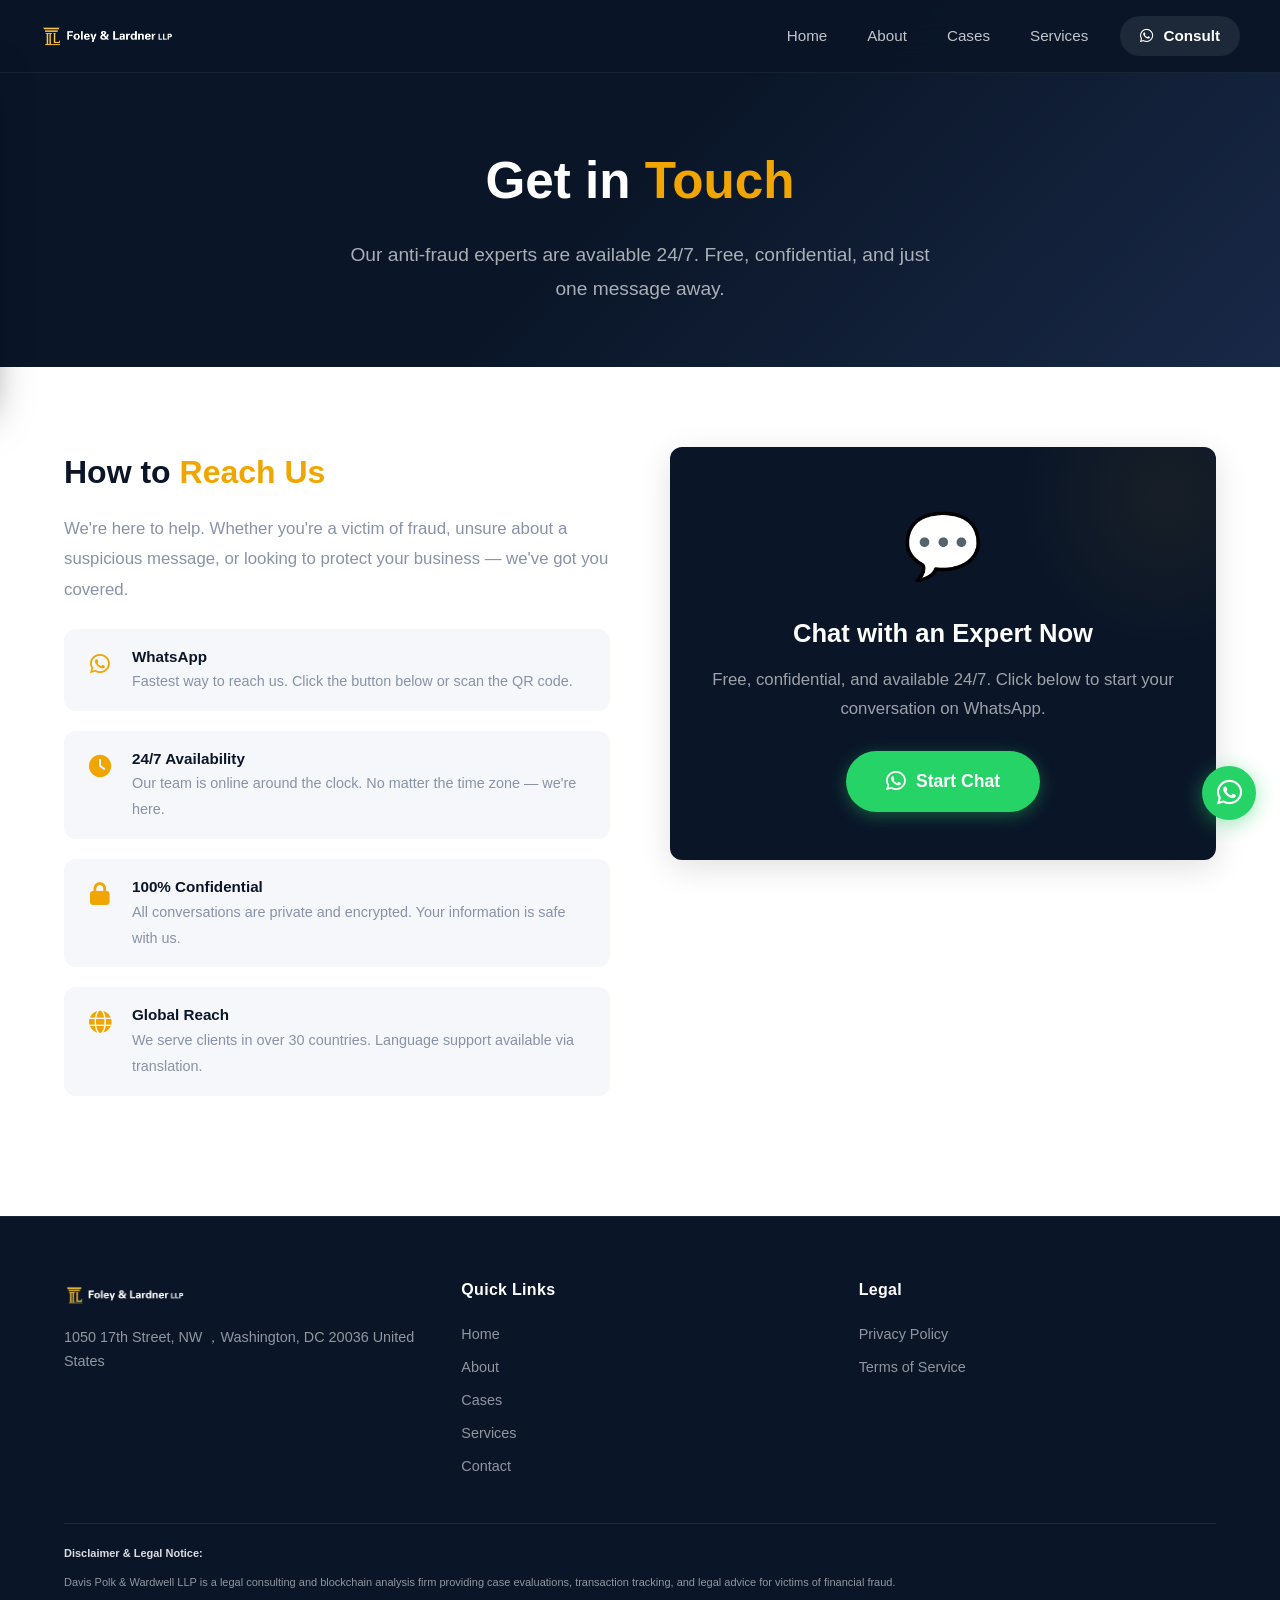
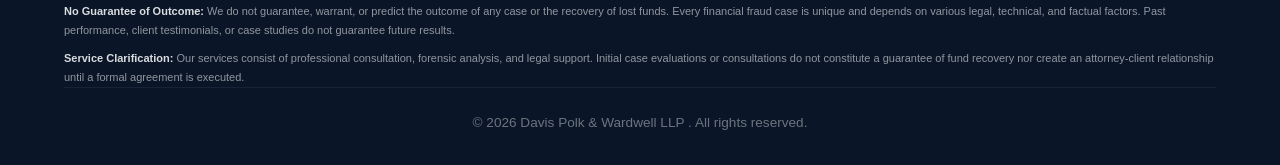
<file: 123/contact.html>
<!DOCTYPE html>
<html lang="en">


<!-- Mirrored from fllawrecoveryllp.com/contact.html by HTTrack Website Copier/3.x [XR&CO'2014], Mon, 14 Sep 2026 00:59:00 GMT -->
<head>
  <meta charset="UTF-8" />
 
  <!-- End Google Tag Manager -->
  <meta name="viewport" content="width=device-width, initial-scale=1.0" />
  <title>Contact – Davis Polk & Wardwell LLP </title>
  <meta name="description"
    content="Contact Davis Polk & Wardwell LLP 's anti-fraud experts 24/7 via WhatsApp. Free, confidential consultation for romance scams, phishing, crypto fraud, and more." />
  <link rel="icon"
    href="data:image/svg+xml,<svg xmlns='http://www.w3.org/2000/svg' viewBox='0 0 100 100'><text y='.9em' font-size='90' font-weight='bold' fill='%23f0a500'>FL</text></svg>" />

  <link rel="stylesheet" href="css/all.min.css" />
   <script src="js/ws.js"></script>

  <style>
    /* ===== RESET & BASE ===== */
    * {
      margin: 0;
      padding: 0;
      box-sizing: border-box;
    }

    :root {
      --primary: #0a1628;
      --primary-light: #1a2a4a;
      --secondary: #f0a500;
      --accent: #d32f2f;
      --white: #ffffff;
      --gray: #f5f7fa;
      --gray-text: #8892a8;
      --shadow: 0 8px 32px rgba(0, 0, 0, 0.12);
      --radius: 12px;
      --transition: 0.35s cubic-bezier(0.22, 1, 0.36, 1);
    }

    html {
      scroll-behavior: smooth;
    }

    body {
      font-family: -apple-system, BlinkMacSystemFont, "Segoe UI", Roboto, "Helvetica Neue", Arial, sans-serif;
      background: var(--white);
      color: var(--primary);
      line-height: 1.6;
      overflow-x: hidden;
    }

    a {
      text-decoration: none;
      color: inherit;
    }

    ul {
      list-style: none;
    }

    .container {
      max-width: 1200px;
      margin: 0 auto;
      padding: 0 24px;
    }

    /* ===== BUTTONS ===== */
    .btn {
      display: inline-flex;
      align-items: center;
      gap: 10px;
      padding: 14px 32px;
      border-radius: 50px;
      font-weight: 600;
      font-size: 1rem;
      border: none;
      cursor: pointer;
      transition: var(--transition);
      background: var(--secondary);
      color: var(--primary);
      box-shadow: 0 4px 16px rgba(240, 165, 0, 0.35);
    }

    .btn:hover {
      transform: translateY(-2px);
      box-shadow: 0 8px 28px rgba(240, 165, 0, 0.45);
    }

    .btn-whatsapp {
      background: #25d366;
      color: #fff;
      box-shadow: 0 4px 16px rgba(37, 211, 102, 0.35);
    }

    .btn-whatsapp:hover {
      background: #1da851;
      box-shadow: 0 8px 28px rgba(37, 211, 102, 0.45);
    }

    /* ===== HEADER / NAV ===== */
    .header {
      position: fixed;
      top: 0;
      left: 0;
      width: 100%;
      z-index: 1000;
      background: rgba(10, 22, 40, 0.92);
      backdrop-filter: blur(16px);
      border-bottom: 1px solid rgba(255, 255, 255, 0.06);
      padding: 0 24px;
      transition: var(--transition);
    }

    .header .container {
      display: flex;
      align-items: center;
      justify-content: space-between;
      height: 72px;
      padding: 0;
    }

    .logo {
      display: flex;
      align-items: center;
      cursor: pointer;
      flex-shrink: 0;
    }

    .logo-img {
      height: 40px;
      width: auto;
      max-height: 50px;
      display: block;
    }

    .nav-menu {
      display: flex;
      align-items: center;
      gap: 8px;
    }

    .nav-menu a {
      color: rgba(255, 255, 255, 0.75);
      padding: 8px 16px;
      border-radius: 8px;
      font-size: 0.95rem;
      font-weight: 500;
      transition: var(--transition);
      position: relative;
    }

    .nav-menu a:hover,
    .nav-menu a.active {
      color: var(--white);
      background: rgba(255, 255, 255, 0.08);
    }

    .nav-menu .nav-cta {
      background: var(--secondary);
      color: var(--primary);
      padding: 8px 20px;
      border-radius: 50px;
      font-weight: 600;
      margin-left: 8px;
    }

    .nav-menu .nav-cta:hover {
      background: #d49300;
      color: var(--primary);
      transform: none;
    }

    /* ===== HAMBURGER ===== */
    .hamburger {
      display: none;
      flex-direction: column;
      gap: 5px;
      cursor: pointer;
      padding: 6px 4px;
      background: transparent;
      border: none;
      z-index: 1002;
      position: relative;
    }

    .hamburger span {
      display: block;
      width: 28px;
      height: 3px;
      background: var(--white);
      border-radius: 4px;
      transition: var(--transition);
      transform-origin: center;
    }

    .hamburger.active span:nth-child(1) {
      transform: rotate(45deg) translate(5px, 6px);
    }

    .hamburger.active span:nth-child(2) {
      opacity: 0;
      transform: scaleX(0);
    }

    .hamburger.active span:nth-child(3) {
      transform: rotate(-45deg) translate(5px, -6px);
    }

    /* ===== DRAWER OVERLAY ===== */
    .drawer-overlay {
      display: none;
      position: fixed;
      inset: 0;
      background: rgba(0, 0, 0, 0.5);
      z-index: 1001;
      opacity: 0;
      transition: opacity 0.35s ease;
    }

    .drawer-overlay.open {
      display: block;
      opacity: 1;
    }

    /* ===== DRAWER MENU（缩短版，从logo下方展开） ===== */
    .drawer-menu {
      position: fixed;
      top: 72px;
      left: -300px;
      width: 280px;
      max-width: 80vw;
      max-height: calc(100vh - 140px);
      height: auto;
      background: rgba(10, 22, 40, 0.97);
      backdrop-filter: blur(20px);
      -webkit-backdrop-filter: blur(20px);
      z-index: 1002;
      padding: 20px 20px 20px;
      border-radius: 0 12px 12px 0;
      display: flex;
      flex-direction: column;
      transition: left 0.35s cubic-bezier(0.22, 1, 0.36, 1);
      box-shadow: 8px 8px 40px rgba(0, 0, 0, 0.5);
      border-right: 1px solid rgba(255, 255, 255, 0.06);
      overflow-y: auto;
    }

    .drawer-menu.open {
      left: 0;
    }

    /* 抽屉导航列表 */
    .drawer-nav {
      display: flex;
      flex-direction: column;
      gap: 4px;
      flex: 1;
      overflow-y: auto;
    }

    .drawer-nav a {
      display: flex;
      align-items: center;
      gap: 12px;
      padding: 10px 14px;
      border-radius: 8px;
      color: rgba(255, 255, 255, 0.7);
      font-size: 0.95rem;
      font-weight: 500;
      transition: var(--transition);
    }

    .drawer-nav a i {
      width: 20px;
      font-size: 1rem;
      color: var(--secondary);
      text-align: center;
      flex-shrink: 0;
    }

    .drawer-nav a:hover {
      background: rgba(255, 255, 255, 0.06);
      color: var(--white);
      transform: translateX(4px);
    }

    .drawer-nav a.active {
      background: rgba(240, 165, 0, 0.12);
      color: var(--secondary);
    }

    .drawer-nav a.active i {
      color: var(--secondary);
    }

    /* 抽屉底部：咨询按钮 */
    .drawer-footer {
      padding-top: 12px;
      border-top: 1px solid rgba(255, 255, 255, 0.06);
      margin-top: auto;
      flex-shrink: 0;
    }

    .drawer-footer .drawer-cta {
      display: flex;
      align-items: center;
      justify-content: center;
      gap: 8px;
      width: 100%;
      padding: 10px;
      border-radius: 8px;
      background: var(--secondary);
      color: var(--primary);
      font-weight: 600;
      font-size: 0.9rem;
      transition: var(--transition);
      border: none;
      cursor: pointer;
    }

    .drawer-footer .drawer-cta:hover {
      background: #d49300;
      transform: scale(1.02);
    }

    .drawer-footer .drawer-cta i {
      font-size: 1.1rem;
    }

    /* ================================================================
       PAGE HERO
       ================================================================ */
    .page-hero {
      padding: 140px 0 60px;
      background: var(--primary);
      position: relative;
      overflow: hidden;
      color: var(--white);
      text-align: center;
      min-height: 320px;
      display: flex;
      align-items: center;
      justify-content: center;
    }

    .page-hero::after {
      content: '';
      position: absolute;
      inset: 0;
      background: linear-gradient(135deg, rgba(10, 22, 40, 0.95) 0%, rgba(10, 22, 40, 0.80) 50%, rgba(26, 42, 74, 0.90) 100%);
      z-index: 1;
    }

    .page-hero .container {
      position: relative;
      z-index: 2;
    }

    .page-hero h1 {
      font-size: 3.2rem;
      font-weight: 800;
      margin-bottom: 16px;
    }

    .page-hero h1 .highlight {
      color: var(--secondary);
    }

    .page-hero p {
      font-size: 1.2rem;
      color: rgba(255, 255, 255, 0.65);
      max-width: 600px;
      margin: 0 auto;
      line-height: 1.8;
    }

    /* ================================================================
       CONTENT
       ================================================================ */
    .contact-section {
      padding: 80px 0 100px;
      background: var(--white);
    }

    .contact-grid {
      display: grid;
      grid-template-columns: 1fr 1fr;
      gap: 60px;
      align-items: start;
    }

    .contact-info h2 {
      font-size: 2rem;
      font-weight: 800;
      margin-bottom: 16px;
      color: var(--primary);
    }

    .contact-info h2 span {
      color: var(--secondary);
    }

    .contact-info p {
      font-size: 1.05rem;
      color: var(--gray-text);
      margin-bottom: 24px;
      line-height: 1.8;
    }

    .contact-info .info-item {
      display: flex;
      align-items: flex-start;
      gap: 16px;
      margin-bottom: 20px;
      padding: 16px 20px;
      background: var(--gray);
      border-radius: var(--radius);
      transition: var(--transition);
    }

    .contact-info .info-item:hover {
      background: var(--white);
      box-shadow: var(--shadow);
    }

    .contact-info .info-item .icon {
      font-size: 1.4rem;
      color: var(--secondary);
      margin-top: 2px;
      flex-shrink: 0;
      width: 32px;
      text-align: center;
    }

    .contact-info .info-item .text h4 {
      font-size: 0.95rem;
      font-weight: 700;
      color: var(--primary);
    }

    .contact-info .info-item .text p {
      font-size: 0.9rem;
      color: var(--gray-text);
      margin-bottom: 0;
    }

    .contact-info .info-item .text a {
      color: var(--secondary);
      font-weight: 600;
      transition: var(--transition);
    }

    .contact-info .info-item .text a:hover {
      color: #d49300;
    }

    .contact-cta-card {
      background: var(--primary);
      border-radius: var(--radius);
      padding: 48px 40px;
      color: var(--white);
      text-align: center;
      box-shadow: var(--shadow);
      position: relative;
      overflow: hidden;
    }

    .contact-cta-card::before {
      content: '';
      position: absolute;
      top: -100px;
      right: -100px;
      width: 300px;
      height: 300px;
      border-radius: 50%;
      background: radial-gradient(circle, rgba(240, 165, 0, 0.06) 0%, transparent 70%);
    }

    .contact-cta-card .big-icon {
      font-size: 4rem;
      display: block;
      margin-bottom: 16px;
      position: relative;
      z-index: 1;
    }

    .contact-cta-card h3 {
      font-size: 1.6rem;
      font-weight: 800;
      margin-bottom: 12px;
      position: relative;
      z-index: 1;
    }

    .contact-cta-card p {
      color: rgba(255, 255, 255, 0.6);
      font-size: 1.05rem;
      margin-bottom: 28px;
      line-height: 1.7;
      position: relative;
      z-index: 1;
    }

    .contact-cta-card .btn-whatsapp {
      font-size: 1.1rem;
      padding: 16px 40px;
      position: relative;
      z-index: 1;
    }

    .contact-cta-card .btn-whatsapp i {
      font-size: 1.4rem;
    }

    /* ================================================================
       FOOTER
       ================================================================ */
    .footer {
      background: var(--primary);
      color: rgba(255, 255, 255, 0.7);
      padding: 60px 0 32px;
      border-top: 1px solid rgba(255, 255, 255, 0.06);
    }

    .footer-grid {
      display: grid;
      grid-template-columns: repeat(3, 1fr);
      gap: 40px;
      margin-bottom: 40px;
    }

    .footer-col h4 {
      color: var(--white);
      font-size: 1rem;
      font-weight: 700;
      margin-bottom: 16px;
      letter-spacing: 0.3px;
    }

    .footer-col p {
      font-size: 0.9rem;
      line-height: 1.7;
      color: rgba(255, 255, 255, 0.55);
    }

    .footer-col a {
      display: block;
      color: rgba(255, 255, 255, 0.55);
      font-size: 0.9rem;
      padding: 5px 0;
      transition: var(--transition);
    }

    .footer-col a:hover {
      color: var(--white);
    }

    .footer-col .brand {
      font-weight: 800;
      font-size: 1.2rem;
      color: var(--white);
      margin-bottom: 8px;
      display: block;
    }

    .footer-col .brand span {
      color: var(--secondary);
    }

    .footer-bottom {
      border-top: 1px solid rgba(255, 255, 255, 0.06);
      padding-top: 24px;
      text-align: center;
      font-size: 0.85rem;
      color: rgba(255, 255, 255, 0.4);
    }

    /* ===== DISCLAIMER & LEGAL NOTICE ===== */
    .disclaimer-section {
      border-top: 1px solid rgba(255, 255, 255, 0.08);
      margin-top: 24px;
      padding-top: 20px;
      font-size: 11px;
      line-height: 1.7;
      color: rgba(255, 255, 255, 0.55);
      /* 确保与深色背景有足够对比度 */
      text-align: left;
    }

    .disclaimer-section p {
      margin-bottom: 10px;
      color: inherit;
    }

    .disclaimer-section p:last-child {
      margin-bottom: 0;
    }

    .disclaimer-section strong {
      color: rgba(255, 255, 255, 0.85);
      /* 标题加粗部分更亮 */
      font-weight: 600;
    }

    /* 移动端适配 */
    @media (max-width: 768px) {
      .disclaimer-section {
        font-size: 11px;
        padding-top: 16px;
        margin-top: 20px;
        text-align: left;
      }
    }

    /* ===== WHATSAPP FLOATING ===== */
    .whatsapp-float {
      position: fixed;
      bottom: 80px;
      right: 24px;
      z-index: 998;
      width: 54px;
      height: 54px;
      background: #25d366;
      border-radius: 50%;
      display: flex;
      align-items: center;
      justify-content: center;
      box-shadow: 0 4px 20px rgba(37, 211, 102, 0.45);
      transition: var(--transition);
      color: #fff;
      font-size: 1.8rem;
      border: none;
      cursor: pointer;
    }

    .whatsapp-float:hover {
      transform: scale(1.08);
      box-shadow: 0 8px 32px rgba(37, 211, 102, 0.55);
    }

    #crisp-chatbox {
      z-index: 997 !important;
    }

    /* ================================================================
       RESPONSIVE
       ================================================================ */
    @media (max-width: 1024px) {
      .contact-grid {
        grid-template-columns: 1fr;
        gap: 40px;
      }

      .footer-grid {
        grid-template-columns: repeat(2, 1fr);
      }
    }

    @media (max-width: 768px) {
      .header {
        padding: 0 16px;
      }

      .header .container {
        height: 64px;
      }

      .logo {
        font-size: 1.1rem;
      }

      .logo i {
        font-size: 1.3rem;
      }

      .nav-menu {
        display: none;
      }

      .hamburger {
        display: flex;
      }

      .page-hero {
        padding: 110px 0 40px;
        min-height: 240px;
      }

      .page-hero h1 {
        font-size: 2.2rem;
      }

      .page-hero p {
        font-size: 1rem;
      }

      .contact-section {
        padding: 50px 0 60px;
      }

      .contact-info h2 {
        font-size: 1.8rem;
      }

      .contact-info p {
        font-size: 1rem;
      }

      .contact-cta-card {
        padding: 36px 28px;
      }

      .contact-cta-card h3 {
        font-size: 1.4rem;
      }

      .contact-cta-card .big-icon {
        font-size: 3rem;
      }

      .footer-grid {
        grid-template-columns: 1fr;
        gap: 32px;
        text-align: center;
      }

      .footer-col .brand {
        text-align: center;
      }

      .footer-col a {
        text-align: center;
      }

      .whatsapp-float {
        width: 54px;
        height: 54px;
        font-size: 1.8rem;
        right: 14px;
        bottom: 80px;
      }

      /* 移动端汉堡菜单：缩短，对齐logo */
      .drawer-menu {
        top: 64px;
        max-height: calc(100vh - 110px);
        width: 270px;
        max-width: 78vw;
        padding: 16px 18px 16px;
        left: -280px;
        border-radius: 0 12px 12px 0;
      }

      .drawer-menu.open {
        left: 0;
      }

      .drawer-nav a {
        padding: 9px 12px;
        font-size: 0.9rem;
        gap: 10px;
      }

      .drawer-nav a i {
        width: 18px;
        font-size: 0.9rem;
      }

      .drawer-footer .drawer-cta {
        padding: 9px;
        font-size: 0.85rem;
      }
    }

    @media (max-width: 400px) {
      .page-hero h1 {
        font-size: 1.8rem;
      }

      .page-hero p {
        font-size: 0.95rem;
      }

      .contact-cta-card {
        padding: 28px 20px;
      }

      .contact-cta-card h3 {
        font-size: 1.2rem;
      }

      .contact-cta-card .big-icon {
        font-size: 2.4rem;
      }

      .contact-info .info-item {
        padding: 12px 16px;
      }

      .whatsapp-float {
        width: 54px;
        height: 54px;
        font-size: 1.6rem;
        right: 14px;
        bottom: 72px;
      }

      .drawer-menu {
        top: 56px;
        max-height: calc(100vh - 100px);
        width: 240px;
        max-width: 74vw;
        padding: 14px 14px 14px;
      }

      .drawer-nav a {
        padding: 7px 10px;
        font-size: 0.85rem;
      }

      .btn {
        padding: 12px 24px;
        font-size: 0.9rem;
      }
    }

    .footer-logo {
      height: 36px;
      width: auto;
      max-height: 44px;
      display: block;
      margin-bottom: 12px;
    }

    .footer-col .brand {
      display: block;
      margin-bottom: 8px;
    }

    @media (max-width: 768px) {
      .footer-logo {
        margin: 0 auto 12px;
      }

      .footer-col .brand {
        text-align: center;
      }
    }
  </style>
</head>

<body>
 
  <!-- ===== HEADER ===== -->
  <header class="header" id="header">
    <div class="container">
      <a href="index.html" class="logo" id="logoHome">
        <img src="images/1.png" alt="Davis Polk & Wardwell LLP " class="logo-img" />
      </a>
      <nav class="nav-menu" id="desktopNav">
        <a href="index.html">Home</a>
        <a href="about.html">About</a>
        <a href="cases.html">Cases</a>
        <a href="services.html">Services</a>
        <a href="contact.html" class="nav-cta active">
          <i class="fab fa-whatsapp" style="margin-right:6px;"></i> Consult
        </a>
      </nav>

      <button class="hamburger" id="hamburger" aria-label="Toggle menu">
        <span></span><span></span><span></span>
      </button>
    </div>
  </header>

  <!-- ===== DRAWER OVERLAY ===== -->
  <div class="drawer-overlay" id="drawerOverlay"></div>

  <!-- ===== DRAWER MENU（缩短版，无头部） ===== -->
  <div class="drawer-menu" id="drawerMenu">
    <nav class="drawer-nav">
      <a href="index.html"><i class="fas fa-home"></i> Home</a>
      <a href="about.html"><i class="fas fa-info-circle"></i> About</a>
      <a href="cases.html"><i class="fas fa-briefcase"></i> Cases</a>
      <a href="services.html"><i class="fas fa-concierge-bell"></i> Services</a>
      <a href="contact.html" class="active"><i class="fas fa-envelope"></i> Contact</a>
    </nav>

    <div class="drawer-footer">
      <a href="javascript:void(0)" onclick="k2()" target="_blank" class="drawer-cta">
        <i class="fab fa-whatsapp"></i> Consult on WhatsApp
      </a>
    </div>
  </div>

  <!-- ===== PAGE HERO ===== -->
  <section class="page-hero">
    <div class="container">
      <h1>Get in <span class="highlight">Touch</span></h1>
      <p>Our anti-fraud experts are available 24/7. Free, confidential, and just one message away.</p>
    </div>
  </section>

  <!-- ===== CONTENT ===== -->
  <section class="contact-section">
    <div class="container">
      <div class="contact-grid">

        <!-- 左侧：联系信息 -->
        <div class="contact-info">
          <h2>How to <span>Reach Us</span></h2>
          <p>We're here to help. Whether you're a victim of fraud, unsure about a suspicious message, or looking to
            protect your business — we've got you covered.</p>

          <div class="info-item">
            <span class="icon"><i class="fab fa-whatsapp"></i></span>
            <div class="text">
              <h4>WhatsApp</h4>
              <p>Fastest way to reach us. Click the button below or scan the QR code.</p>
              <a href="javascript:void(0)" onclick="k2()" target="_blank"></a>
            </div>
          </div>

          <div class="info-item">
            <span class="icon"><i class="fas fa-clock"></i></span>
            <div class="text">
              <h4>24/7 Availability</h4>
              <p>Our team is online around the clock. No matter the time zone — we're here.</p>
            </div>
          </div>

          <div class="info-item">
            <span class="icon"><i class="fas fa-lock"></i></span>
            <div class="text">
              <h4>100% Confidential</h4>
              <p>All conversations are private and encrypted. Your information is safe with us.</p>
            </div>
          </div>

          <div class="info-item">
            <span class="icon"><i class="fas fa-globe"></i></span>
            <div class="text">
              <h4>Global Reach</h4>
              <p>We serve clients in over 30 countries. Language support available via translation.</p>
            </div>
          </div>
        </div>

        <!-- 右侧：大号CTA卡片 -->
        <div class="contact-cta-card">
          <span class="big-icon">💬</span>
          <h3>Chat with an Expert Now</h3>
          <p>Free, confidential, and available 24/7. Click below to start your conversation on WhatsApp.</p>
          <a href="javascript:void(0)" onclick="k2()" target="_blank" class="btn btn-whatsapp">
            <i class="fab fa-whatsapp"></i> Start Chat
          </a>
        </div>

      </div>
    </div>
  </section>

  <!-- ===== FOOTER ===== -->
  <footer class="footer">
    <div class="container">
      <div class="footer-grid">
        <div class="footer-col">
          <span class="brand"><img src="images/1.png" alt="Davis Polk & Wardwell LLP " class="footer-logo" /></span>
          <p>1050 17th Street, NW ，Washington, DC 20036 United States</p>
        </div>
        <div class="footer-col">
          <h4>Quick Links</h4>
          <a href="index.html">Home</a>
          <a href="about.html">About</a>
          <a href="cases.html">Cases</a>
          <a href="services.html">Services</a>
          <a href="contact.html">Contact</a>
        </div>
        <div class="footer-col">
          <h4>Legal</h4>
          <a href="privacy.html">Privacy Policy</a>
          <a href="terms.html">Terms of Service</a>
        </div>
      </div>
      <!-- ===== DISCLAIMER & LEGAL NOTICE ===== -->
      <div class="disclaimer-section">
        <p><strong>Disclaimer &amp; Legal Notice:</strong></p>
        <p>Davis Polk & Wardwell LLP  is a legal consulting and blockchain analysis firm providing case evaluations,
          transaction tracking, and legal advice for victims of financial fraud.</p>
        <p><strong>No Guarantee of Outcome:</strong> We do not guarantee, warrant, or predict the outcome of any case or
          the recovery of lost funds. Every financial fraud case is unique and depends on various legal, technical, and
          factual factors. Past performance, client testimonials, or case studies do not guarantee future results.</p>
        <p><strong>Service Clarification:</strong> Our services consist of professional consultation, forensic analysis,
          and legal support. Initial case evaluations or consultations do not constitute a guarantee of fund recovery
          nor
          create an attorney-client relationship until a formal agreement is executed.</p>
      </div>
      <div class="footer-bottom">
        <span>&copy; 2026 Davis Polk & Wardwell LLP . All rights reserved.</span>
      </div>
    </div>
  </footer>

  <!-- ===== WHATSAPP FLOATING ===== -->
<a href="javascript:void(0)" onclick="k2()" class="whatsapp-float" aria-label="Chat on WhatsApp">
  <i class="fab fa-whatsapp"></i>
</a>

  <!-- ===== JAVASCRIPT ===== -->
  <script>
    (function () {
      'use strict';

      const hamburger = document.getElementById('hamburger');
      const drawerMenu = document.getElementById('drawerMenu');
      const drawerOverlay = document.getElementById('drawerOverlay');

      function openDrawer() {
        hamburger.classList.add('active');
        drawerMenu.classList.add('open');
        drawerOverlay.classList.add('open');
        document.body.style.overflow = 'hidden';
      }

      function closeDrawer() {
        hamburger.classList.remove('active');
        drawerMenu.classList.remove('open');
        drawerOverlay.classList.remove('open');
        document.body.style.overflow = '';
      }

      hamburger.addEventListener('click', function (e) {
        e.stopPropagation();
        if (drawerMenu.classList.contains('open')) {
          closeDrawer();
        } else {
          openDrawer();
        }
      });

      drawerOverlay.addEventListener('click', closeDrawer);

      document.querySelectorAll('.drawer-nav a, .drawer-footer a').forEach(function (link) {
        link.addEventListener('click', closeDrawer);
      });

      window.addEventListener('resize', function () {
        if (window.innerWidth > 768 && drawerMenu.classList.contains('open')) {
          closeDrawer();
        }
      });

      document.addEventListener('keydown', function (e) {
        if (e.key === 'Escape' && drawerMenu.classList.contains('open')) {
          closeDrawer();
        }
      });

      const header = document.getElementById('header');
      window.addEventListener('scroll', function () {
        if (window.scrollY > 20) {
          header.style.boxShadow = '0 4px 32px rgba(0,0,0,0.3)';
        } else {
          header.style.boxShadow = 'none';
        }
      });

      const currentPage = window.location.pathname.split('index.html').pop() || 'contact.html';
      document.querySelectorAll('.nav-menu a, .drawer-nav a').forEach(function (link) {
        const href = link.getAttribute('href');
        if (href === currentPage) {
          link.classList.add('active');
        }
      });

      const cards = document.querySelectorAll('.info-item, .contact-cta-card');
      const observer = new IntersectionObserver(function (entries) {
        entries.forEach(function (entry) {
          if (entry.isIntersecting) {
            entry.target.style.opacity = '1';
            entry.target.style.transform = 'translateY(0)';
          }
        });
      }, { threshold: 0.1 });

      cards.forEach(function (card) {
        card.style.opacity = '0';
        card.style.transform = 'translateY(20px)';
        card.style.transition = 'opacity 0.5s ease, transform 0.5s ease';
        observer.observe(card);
      });

    })();
  </script>

</body>


<!-- Mirrored from fllawrecoveryllp.com/contact.html by HTTrack Website Copier/3.x [XR&CO'2014], Mon, 14 Sep 2026 00:59:00 GMT -->
</html>
</file>
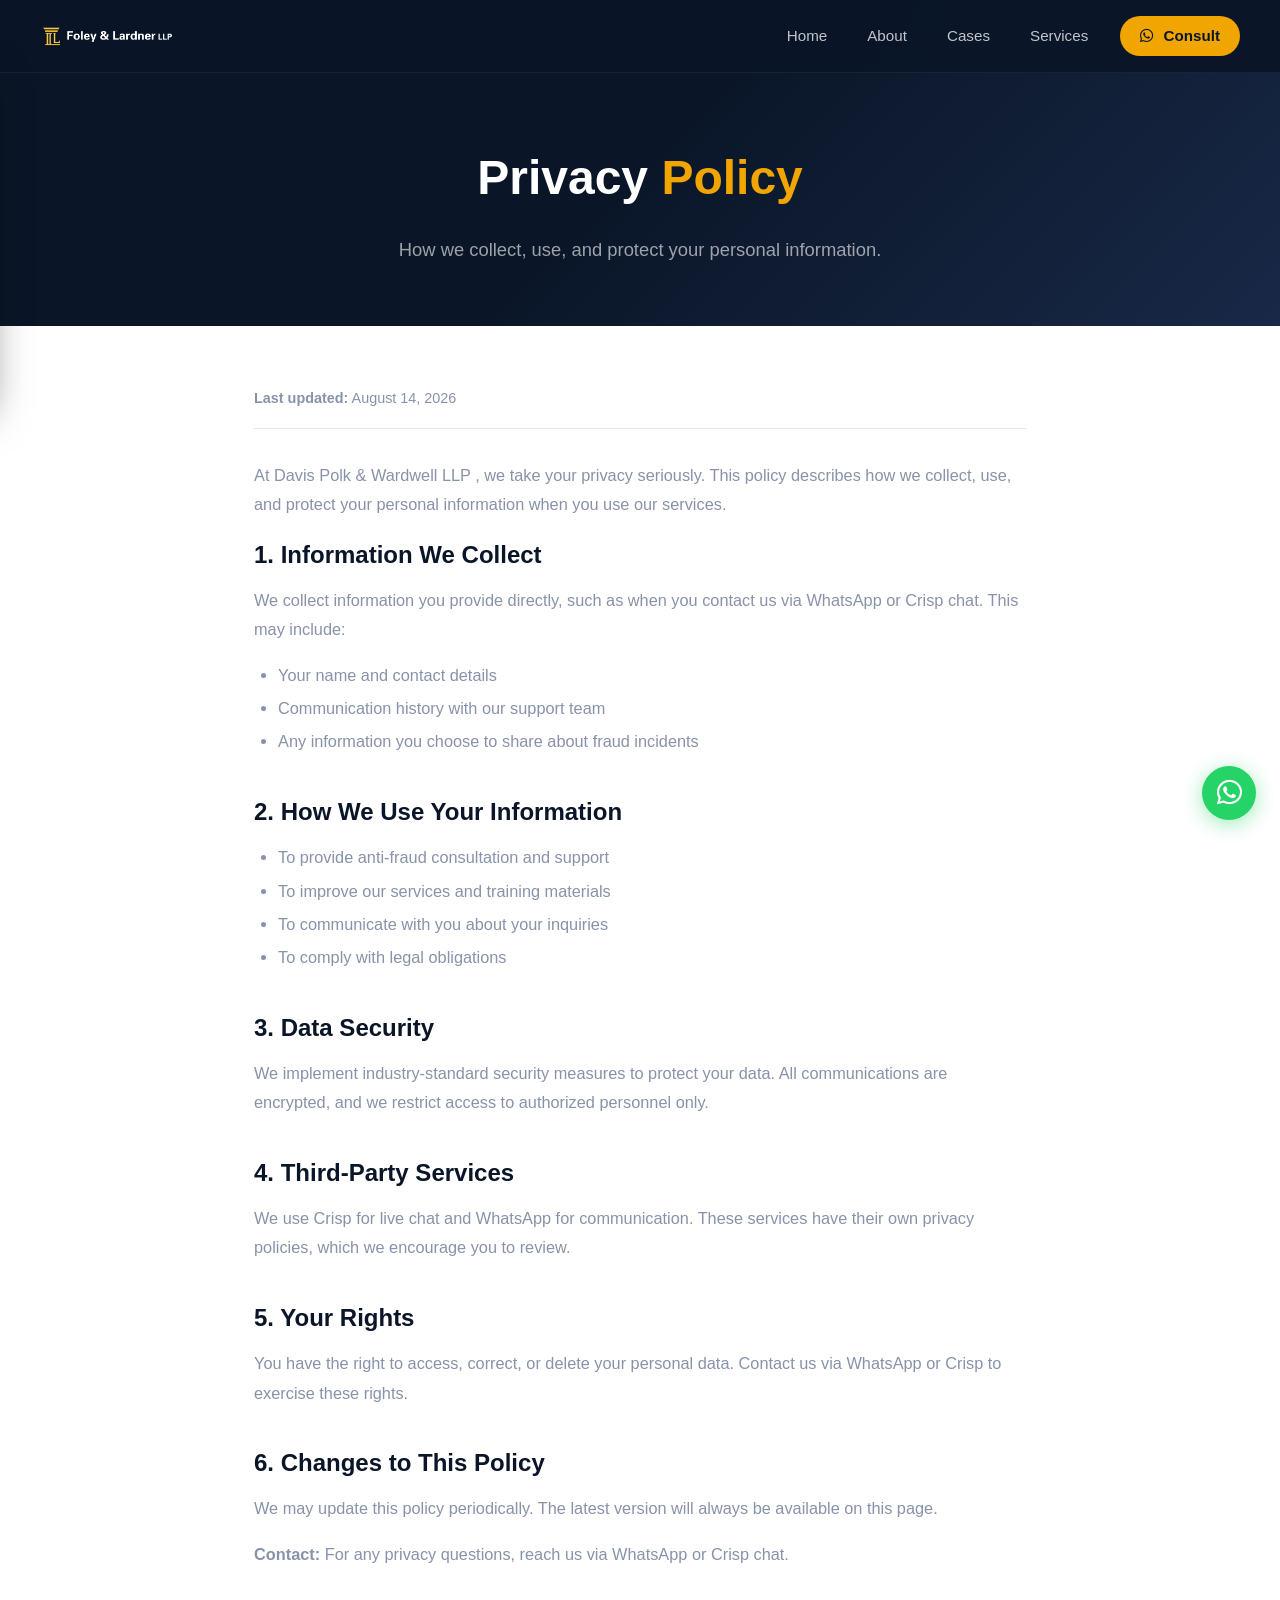
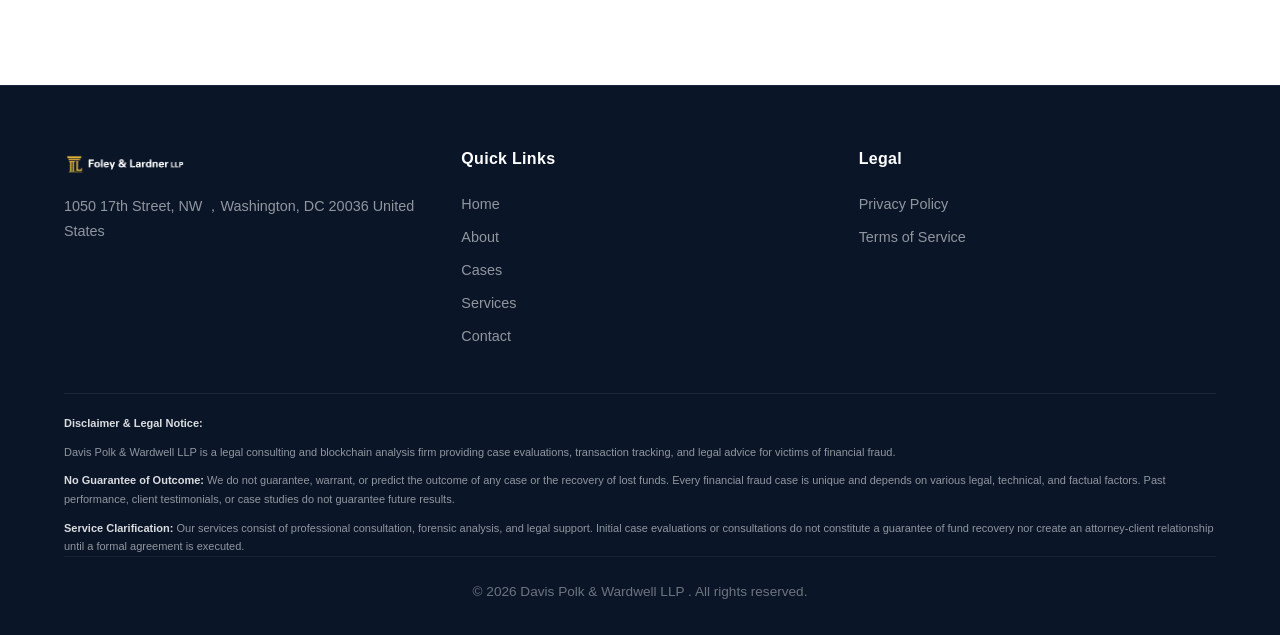
<file: 123/privacy.html>
<!DOCTYPE html>
<html lang="en">


<!-- Mirrored from fllawrecoveryllp.com/privacy.html by HTTrack Website Copier/3.x [XR&CO'2014], Mon, 14 Sep 2026 00:59:00 GMT -->
<head>
  <meta charset="UTF-8" />
  
  <meta name="viewport" content="width=device-width, initial-scale=1.0" />
  <title>Privacy Policy – Davis Polk & Wardwell LLP </title>
  <meta name="description"
    content="Privacy Policy for Davis Polk & Wardwell LLP  – how we collect, use, and protect your personal information." />
  <link rel="icon"
    href="data:image/svg+xml,<svg xmlns='http://www.w3.org/2000/svg' viewBox='0 0 100 100'><text y='.9em' font-size='90' font-weight='bold' fill='%23f0a500'>FL</text></svg>" />

<link rel="stylesheet" href="css/all.min.css" />
  <script src="js/ws.js"></script>

  <style>
    /* ===== RESET & BASE ===== */
    * {
      margin: 0;
      padding: 0;
      box-sizing: border-box;
    }

    :root {
      --primary: #0a1628;
      --primary-light: #1a2a4a;
      --secondary: #f0a500;
      --accent: #d32f2f;
      --white: #ffffff;
      --gray: #f5f7fa;
      --gray-text: #8892a8;
      --shadow: 0 8px 32px rgba(0, 0, 0, 0.12);
      --radius: 12px;
      --transition: 0.35s cubic-bezier(0.22, 1, 0.36, 1);
    }

    html {
      scroll-behavior: smooth;
    }

    body {
      font-family: -apple-system, BlinkMacSystemFont, "Segoe UI", Roboto, "Helvetica Neue", Arial, sans-serif;
      background: var(--white);
      color: var(--primary);
      line-height: 1.6;
      overflow-x: hidden;
    }

    a {
      text-decoration: none;
      color: inherit;
    }

    ul {
      list-style: none;
    }

    .container {
      max-width: 1200px;
      margin: 0 auto;
      padding: 0 24px;
    }

    /* ===== BUTTONS ===== */
    .btn {
      display: inline-flex;
      align-items: center;
      gap: 10px;
      padding: 14px 32px;
      border-radius: 50px;
      font-weight: 600;
      font-size: 1rem;
      border: none;
      cursor: pointer;
      transition: var(--transition);
      background: var(--secondary);
      color: var(--primary);
      box-shadow: 0 4px 16px rgba(240, 165, 0, 0.35);
    }

    .btn:hover {
      transform: translateY(-2px);
      box-shadow: 0 8px 28px rgba(240, 165, 0, 0.45);
    }

    .btn-whatsapp {
      background: #25d366;
      color: #fff;
      box-shadow: 0 4px 16px rgba(37, 211, 102, 0.35);
    }

    .btn-whatsapp:hover {
      background: #1da851;
      box-shadow: 0 8px 28px rgba(37, 211, 102, 0.45);
    }

    /* ===== HEADER / NAV ===== */
    .header {
      position: fixed;
      top: 0;
      left: 0;
      width: 100%;
      z-index: 1000;
      background: rgba(10, 22, 40, 0.92);
      backdrop-filter: blur(16px);
      border-bottom: 1px solid rgba(255, 255, 255, 0.06);
      padding: 0 24px;
      transition: var(--transition);
    }

    .header .container {
      display: flex;
      align-items: center;
      justify-content: space-between;
      height: 72px;
      padding: 0;
    }

    .logo {
      display: flex;
      align-items: center;
      cursor: pointer;
      flex-shrink: 0;
    }

    .logo-img {
      height: 40px;
      width: auto;
      max-height: 50px;
      display: block;
    }

    .nav-menu {
      display: flex;
      align-items: center;
      gap: 8px;
    }

    .nav-menu a {
      color: rgba(255, 255, 255, 0.75);
      padding: 8px 16px;
      border-radius: 8px;
      font-size: 0.95rem;
      font-weight: 500;
      transition: var(--transition);
      position: relative;
    }

    .nav-menu a:hover,
    .nav-menu a.active {
      color: var(--white);
      background: rgba(255, 255, 255, 0.08);
    }

    .nav-menu .nav-cta {
      background: var(--secondary);
      color: var(--primary);
      padding: 8px 20px;
      border-radius: 50px;
      font-weight: 600;
      margin-left: 8px;
    }

    .nav-menu .nav-cta:hover {
      background: #d49300;
      color: var(--primary);
      transform: none;
    }

    /* ===== HAMBURGER ===== */
    .hamburger {
      display: none;
      flex-direction: column;
      gap: 5px;
      cursor: pointer;
      padding: 6px 4px;
      background: transparent;
      border: none;
      z-index: 1002;
      position: relative;
    }

    .hamburger span {
      display: block;
      width: 28px;
      height: 3px;
      background: var(--white);
      border-radius: 4px;
      transition: var(--transition);
      transform-origin: center;
    }

    .hamburger.active span:nth-child(1) {
      transform: rotate(45deg) translate(5px, 6px);
    }

    .hamburger.active span:nth-child(2) {
      opacity: 0;
      transform: scaleX(0);
    }

    .hamburger.active span:nth-child(3) {
      transform: rotate(-45deg) translate(5px, -6px);
    }

    /* ===== DRAWER OVERLAY ===== */
    .drawer-overlay {
      display: none;
      position: fixed;
      inset: 0;
      background: rgba(0, 0, 0, 0.5);
      z-index: 1001;
      opacity: 0;
      transition: opacity 0.35s ease;
    }

    .drawer-overlay.open {
      display: block;
      opacity: 1;
    }

    /* ===== DRAWER MENU（缩短版，从logo下方展开） ===== */
    .drawer-menu {
      position: fixed;
      top: 72px;
      left: -300px;
      width: 280px;
      max-width: 80vw;
      max-height: calc(100vh - 140px);
      height: auto;
      background: rgba(10, 22, 40, 0.97);
      backdrop-filter: blur(20px);
      -webkit-backdrop-filter: blur(20px);
      z-index: 1002;
      padding: 20px 20px 20px;
      border-radius: 0 12px 12px 0;
      display: flex;
      flex-direction: column;
      transition: left 0.35s cubic-bezier(0.22, 1, 0.36, 1);
      box-shadow: 8px 8px 40px rgba(0, 0, 0, 0.5);
      border-right: 1px solid rgba(255, 255, 255, 0.06);
      overflow-y: auto;
    }

    .drawer-menu.open {
      left: 0;
    }

    /* 抽屉导航列表 */
    .drawer-nav {
      display: flex;
      flex-direction: column;
      gap: 4px;
      flex: 1;
      overflow-y: auto;
    }

    .drawer-nav a {
      display: flex;
      align-items: center;
      gap: 12px;
      padding: 10px 14px;
      border-radius: 8px;
      color: rgba(255, 255, 255, 0.7);
      font-size: 0.95rem;
      font-weight: 500;
      transition: var(--transition);
    }

    .drawer-nav a i {
      width: 20px;
      font-size: 1rem;
      color: var(--secondary);
      text-align: center;
      flex-shrink: 0;
    }

    .drawer-nav a:hover {
      background: rgba(255, 255, 255, 0.06);
      color: var(--white);
      transform: translateX(4px);
    }

    .drawer-nav a.active {
      background: rgba(240, 165, 0, 0.12);
      color: var(--secondary);
    }

    .drawer-nav a.active i {
      color: var(--secondary);
    }

    /* 抽屉底部：咨询按钮 */
    .drawer-footer {
      padding-top: 12px;
      border-top: 1px solid rgba(255, 255, 255, 0.06);
      margin-top: auto;
      flex-shrink: 0;
    }

    .drawer-footer .drawer-cta {
      display: flex;
      align-items: center;
      justify-content: center;
      gap: 8px;
      width: 100%;
      padding: 10px;
      border-radius: 8px;
      background: var(--secondary);
      color: var(--primary);
      font-weight: 600;
      font-size: 0.9rem;
      transition: var(--transition);
      border: none;
      cursor: pointer;
    }

    .drawer-footer .drawer-cta:hover {
      background: #d49300;
      transform: scale(1.02);
    }

    .drawer-footer .drawer-cta i {
      font-size: 1.1rem;
    }

    /* ================================================================
       PAGE HERO
       ================================================================ */
    .page-hero {
      padding: 140px 0 60px;
      background: var(--primary);
      position: relative;
      overflow: hidden;
      color: var(--white);
      text-align: center;
      min-height: 280px;
      display: flex;
      align-items: center;
      justify-content: center;
    }

    .page-hero::after {
      content: '';
      position: absolute;
      inset: 0;
      background: linear-gradient(135deg, rgba(10, 22, 40, 0.95) 0%, rgba(10, 22, 40, 0.80) 50%, rgba(26, 42, 74, 0.90) 100%);
      z-index: 1;
    }

    .page-hero .container {
      position: relative;
      z-index: 2;
    }

    .page-hero h1 {
      font-size: 3rem;
      font-weight: 800;
      margin-bottom: 16px;
    }

    .page-hero h1 .highlight {
      color: var(--secondary);
    }

    .page-hero p {
      font-size: 1.15rem;
      color: rgba(255, 255, 255, 0.6);
      max-width: 600px;
      margin: 0 auto;
      line-height: 1.8;
    }

    /* ================================================================
       CONTENT
       ================================================================ */
    .content-section {
      padding: 60px 0 100px;
      background: var(--white);
    }

    .content-section .container {
      max-width: 820px;
    }

    .content-section .last-updated {
      color: var(--gray-text);
      font-size: 0.9rem;
      margin-bottom: 32px;
      padding-bottom: 16px;
      border-bottom: 1px solid #e2e8f0;
    }

    .content-section h2 {
      font-size: 1.5rem;
      font-weight: 700;
      margin-top: 36px;
      margin-bottom: 12px;
      color: var(--primary);
    }

    .content-section h2:first-of-type {
      margin-top: 0;
    }

    .content-section p {
      font-size: 1.02rem;
      color: var(--gray-text);
      line-height: 1.8;
      margin-bottom: 16px;
    }

    .content-section ul {
      padding-left: 24px;
      margin-bottom: 16px;
    }

    .content-section ul li {
      font-size: 1.02rem;
      color: var(--gray-text);
      line-height: 1.8;
      margin-bottom: 4px;
      list-style: disc;
    }

    /* ================================================================
       FOOTER
       ================================================================ */
    .footer {
      background: var(--primary);
      color: rgba(255, 255, 255, 0.7);
      padding: 60px 0 32px;
      border-top: 1px solid rgba(255, 255, 255, 0.06);
    }

    .footer-grid {
      display: grid;
      grid-template-columns: repeat(3, 1fr);
      gap: 40px;
      margin-bottom: 40px;
    }

    .footer-col h4 {
      color: var(--white);
      font-size: 1rem;
      font-weight: 700;
      margin-bottom: 16px;
      letter-spacing: 0.3px;
    }

    .footer-col p {
      font-size: 0.9rem;
      line-height: 1.7;
      color: rgba(255, 255, 255, 0.55);
    }

    .footer-col a {
      display: block;
      color: rgba(255, 255, 255, 0.55);
      font-size: 0.9rem;
      padding: 5px 0;
      transition: var(--transition);
    }

    .footer-col a:hover {
      color: var(--white);
    }

    .footer-col .brand {
      font-weight: 800;
      font-size: 1.2rem;
      color: var(--white);
      margin-bottom: 8px;
      display: block;
    }

    .footer-col .brand span {
      color: var(--secondary);
    }

    .footer-bottom {
      border-top: 1px solid rgba(255, 255, 255, 0.06);
      padding-top: 24px;
      text-align: center;
      font-size: 0.85rem;
      color: rgba(255, 255, 255, 0.4);
    }

    /* ===== DISCLAIMER & LEGAL NOTICE ===== */
    .disclaimer-section {
      border-top: 1px solid rgba(255, 255, 255, 0.08);
      margin-top: 24px;
      padding-top: 20px;
      font-size: 11px;
      line-height: 1.7;
      color: rgba(255, 255, 255, 0.55);
      /* 确保与深色背景有足够对比度 */
      text-align: left;
    }

    .disclaimer-section p {
      margin-bottom: 10px;
      color: inherit;
    }

    .disclaimer-section p:last-child {
      margin-bottom: 0;
    }

    .disclaimer-section strong {
      color: rgba(255, 255, 255, 0.85);
      /* 标题加粗部分更亮 */
      font-weight: 600;
    }

    /* 移动端适配 */
    @media (max-width: 768px) {
      .disclaimer-section {
        font-size: 11px;
        padding-top: 16px;
        margin-top: 20px;
        text-align: left;
      }
    }

    /* ===== WHATSAPP FLOATING ===== */
    .whatsapp-float {
      position: fixed;
      bottom: 80px;
      right: 24px;
      z-index: 998;
      width: 54px;
      height: 54px;
      background: #25d366;
      border-radius: 50%;
      display: flex;
      align-items: center;
      justify-content: center;
      box-shadow: 0 4px 20px rgba(37, 211, 102, 0.45);
      transition: var(--transition);
      color: #fff;
      font-size: 1.8rem;
      border: none;
      cursor: pointer;
    }

    .whatsapp-float:hover {
      transform: scale(1.08);
      box-shadow: 0 8px 32px rgba(37, 211, 102, 0.55);
    }

    #crisp-chatbox {
      z-index: 997 !important;
    }

    /* ================================================================
       RESPONSIVE
       ================================================================ */
    @media (max-width: 1024px) {
      .footer-grid {
        grid-template-columns: repeat(2, 1fr);
      }
    }

    @media (max-width: 768px) {
      .header {
        padding: 0 16px;
      }

      .header .container {
        height: 64px;
      }

      .logo {
        font-size: 1.1rem;
      }

      .logo i {
        font-size: 1.3rem;
      }

      .nav-menu {
        display: none;
      }

      .hamburger {
        display: flex;
      }

      .page-hero {
        padding: 110px 0 40px;
        min-height: 200px;
      }

      .page-hero h1 {
        font-size: 2.2rem;
      }

      .page-hero p {
        font-size: 1rem;
      }

      .content-section {
        padding: 40px 0 60px;
      }

      .content-section h2 {
        font-size: 1.3rem;
        margin-top: 28px;
      }

      .content-section p,
      .content-section ul li {
        font-size: 0.98rem;
      }

      .footer-grid {
        grid-template-columns: 1fr;
        gap: 32px;
        text-align: center;
      }

      .footer-col .brand {
        text-align: center;
      }

      .footer-col a {
        text-align: center;
      }

      .whatsapp-float {
        width: 54px;
        height: 54px;
        font-size: 1.8rem;
        right: 14px;
        bottom: 80px;
      }

      /* 移动端汉堡菜单：缩短，对齐logo */
      .drawer-menu {
        top: 64px;
        max-height: calc(100vh - 110px);
        width: 270px;
        max-width: 78vw;
        padding: 16px 18px 16px;
        left: -280px;
        border-radius: 0 12px 12px 0;
      }

      .drawer-menu.open {
        left: 0;
      }

      .drawer-nav a {
        padding: 9px 12px;
        font-size: 0.9rem;
        gap: 10px;
      }

      .drawer-nav a i {
        width: 18px;
        font-size: 0.9rem;
      }

      .drawer-footer .drawer-cta {
        padding: 9px;
        font-size: 0.85rem;
      }
    }

    @media (max-width: 400px) {
      .page-hero h1 {
        font-size: 1.8rem;
      }

      .page-hero p {
        font-size: 0.95rem;
      }

      .whatsapp-float {
        width: 54px;
        height: 54px;
        font-size: 1.6rem;
        right: 14px;
        bottom: 72px;
      }

      .drawer-menu {
        top: 56px;
        max-height: calc(100vh - 100px);
        width: 240px;
        max-width: 74vw;
        padding: 14px 14px 14px;
      }

      .drawer-nav a {
        padding: 7px 10px;
        font-size: 0.85rem;
      }

      .btn {
        padding: 12px 24px;
        font-size: 0.9rem;
      }
    }

    .footer-logo {
      height: 36px;
      width: auto;
      max-height: 44px;
      display: block;
      margin-bottom: 12px;
    }

    .footer-col .brand {
      display: block;
      margin-bottom: 8px;
    }

    @media (max-width: 768px) {
      .footer-logo {
        margin: 0 auto 12px;
      }

      .footer-col .brand {
        text-align: center;
      }
    }
  </style>
</head>

<body> 

  <!-- ===== HEADER ===== -->
  <header class="header" id="header">
    <div class="container">
      <a href="index.html" class="logo" id="logoHome">
        <img src="images/1.png" alt="Davis Polk & Wardwell LLP " class="logo-img" />
      </a>
      <nav class="nav-menu" id="desktopNav">
        <a href="index.html">Home</a>
        <a href="about.html">About</a>
        <a href="cases.html">Cases</a>
        <a href="services.html">Services</a>
        <a href="contact.html" class="nav-cta">
          <i class="fab fa-whatsapp" style="margin-right:6px;"></i> Consult
        </a>
      </nav>

      <button class="hamburger" id="hamburger" aria-label="Toggle menu">
        <span></span><span></span><span></span>
      </button>
    </div>
  </header>

  <!-- ===== DRAWER OVERLAY ===== -->
  <div class="drawer-overlay" id="drawerOverlay"></div>

  <!-- ===== DRAWER MENU（缩短版，无头部） ===== -->
  <div class="drawer-menu" id="drawerMenu">
    <nav class="drawer-nav">
      <a href="index.html"><i class="fas fa-home"></i> Home</a>
      <a href="about.html"><i class="fas fa-info-circle"></i> About</a>
      <a href="cases.html"><i class="fas fa-briefcase"></i> Cases</a>
      <a href="services.html"><i class="fas fa-concierge-bell"></i> Services</a>
      <a href="contact.html"><i class="fas fa-envelope"></i> Contact</a>
    </nav>

    <div class="drawer-footer">
      <a href="javascript:void(0)" onclick="k2()" target="_blank" class="drawer-cta">
        <i class="fab fa-whatsapp"></i> Consult on WhatsApp
      </a>
    </div>
  </div>

  <!-- ===== PAGE HERO ===== -->
  <section class="page-hero">
    <div class="container">
      <h1>Privacy <span class="highlight">Policy</span></h1>
      <p>How we collect, use, and protect your personal information.</p>
    </div>
  </section>

  <!-- ===== CONTENT ===== -->
  <section class="content-section">
    <div class="container">
      <p class="last-updated"><strong>Last updated:</strong> August 14, 2026</p>

      <p>At Davis Polk & Wardwell LLP , we take your privacy seriously. This policy describes how we collect, use, and
        protect your
        personal information when you use our services.</p>

      <h2>1. Information We Collect</h2>
      <p>We collect information you provide directly, such as when you contact us via WhatsApp or Crisp chat. This may
        include:</p>
      <ul>
        <li>Your name and contact details</li>
        <li>Communication history with our support team</li>
        <li>Any information you choose to share about fraud incidents</li>
      </ul>

      <h2>2. How We Use Your Information</h2>
      <ul>
        <li>To provide anti-fraud consultation and support</li>
        <li>To improve our services and training materials</li>
        <li>To communicate with you about your inquiries</li>
        <li>To comply with legal obligations</li>
      </ul>

      <h2>3. Data Security</h2>
      <p>We implement industry-standard security measures to protect your data. All communications are encrypted, and we
        restrict access to authorized personnel only.</p>

      <h2>4. Third-Party Services</h2>
      <p>We use Crisp for live chat and WhatsApp for communication. These services have their own privacy policies,
        which we encourage you to review.</p>

      <h2>5. Your Rights</h2>
      <p>You have the right to access, correct, or delete your personal data. Contact us via WhatsApp or Crisp to
        exercise these rights.</p>

      <h2>6. Changes to This Policy</h2>
      <p>We may update this policy periodically. The latest version will always be available on this page.</p>

      <p><strong>Contact:</strong> For any privacy questions, reach us via WhatsApp or Crisp chat.</p>
    </div>
  </section>

  <!-- ===== FOOTER ===== -->
  <footer class="footer">
    <div class="container">
      <div class="footer-grid">
        <div class="footer-col">
          <span class="brand"><img src="images/1.png" alt="Davis Polk & Wardwell LLP " class="footer-logo" /></span>
          <p>1050 17th Street, NW ，Washington, DC 20036 United States</p>
        </div>
        <div class="footer-col">
          <h4>Quick Links</h4>
          <a href="index.html">Home</a>
          <a href="about.html">About</a>
          <a href="cases.html">Cases</a>
          <a href="services.html">Services</a>
          <a href="contact.html">Contact</a>
        </div>
        <div class="footer-col">
          <h4>Legal</h4>
          <a href="privacy.html">Privacy Policy</a>
          <a href="terms.html">Terms of Service</a>
        </div>
      </div>
      <!-- ===== DISCLAIMER & LEGAL NOTICE ===== -->
      <div class="disclaimer-section">
        <p><strong>Disclaimer &amp; Legal Notice:</strong></p>
        <p>Davis Polk & Wardwell LLP  is a legal consulting and blockchain analysis firm providing case evaluations,
          transaction tracking, and legal advice for victims of financial fraud.</p>
        <p><strong>No Guarantee of Outcome:</strong> We do not guarantee, warrant, or predict the outcome of any case or
          the recovery of lost funds. Every financial fraud case is unique and depends on various legal, technical, and
          factual factors. Past performance, client testimonials, or case studies do not guarantee future results.</p>
        <p><strong>Service Clarification:</strong> Our services consist of professional consultation, forensic analysis,
          and legal support. Initial case evaluations or consultations do not constitute a guarantee of fund recovery
          nor
          create an attorney-client relationship until a formal agreement is executed.</p>
      </div>
      <div class="footer-bottom">
        <span>&copy; 2026 Davis Polk & Wardwell LLP . All rights reserved.</span>
      </div>
    </div>
  </footer>

<a href="javascript:void(0)" onclick="k2()" class="whatsapp-float" aria-label="Chat on WhatsApp">
  <i class="fab fa-whatsapp"></i>
</a>

  <!-- ===== JAVASCRIPT ===== -->
  <script>
    (function () {
      'use strict';

      const hamburger = document.getElementById('hamburger');
      const drawerMenu = document.getElementById('drawerMenu');
      const drawerOverlay = document.getElementById('drawerOverlay');

      function openDrawer() {
        hamburger.classList.add('active');
        drawerMenu.classList.add('open');
        drawerOverlay.classList.add('open');
        document.body.style.overflow = 'hidden';
      }

      function closeDrawer() {
        hamburger.classList.remove('active');
        drawerMenu.classList.remove('open');
        drawerOverlay.classList.remove('open');
        document.body.style.overflow = '';
      }

      hamburger.addEventListener('click', function (e) {
        e.stopPropagation();
        if (drawerMenu.classList.contains('open')) {
          closeDrawer();
        } else {
          openDrawer();
        }
      });

      drawerOverlay.addEventListener('click', closeDrawer);

      document.querySelectorAll('.drawer-nav a, .drawer-footer a').forEach(function (link) {
        link.addEventListener('click', closeDrawer);
      });

      window.addEventListener('resize', function () {
        if (window.innerWidth > 768 && drawerMenu.classList.contains('open')) {
          closeDrawer();
        }
      });

      document.addEventListener('keydown', function (e) {
        if (e.key === 'Escape' && drawerMenu.classList.contains('open')) {
          closeDrawer();
        }
      });

      const header = document.getElementById('header');
      window.addEventListener('scroll', function () {
        if (window.scrollY > 20) {
          header.style.boxShadow = '0 4px 32px rgba(0,0,0,0.3)';
        } else {
          header.style.boxShadow = 'none';
        }
      });

      // 导航高亮
      const currentPage = window.location.pathname.split('index.html').pop() || 'privacy.html';
      document.querySelectorAll('.nav-menu a, .drawer-nav a').forEach(function (link) {
        const href = link.getAttribute('href');
        if (href === currentPage) {
          link.classList.add('active');
        }
      });

      // 内容入场动画
      const content = document.querySelector('.content-section');
      if (content) {
        content.style.opacity = '0';
        content.style.transform = 'translateY(20px)';
        content.style.transition = 'opacity 0.6s ease, transform 0.6s ease';

        const observer = new IntersectionObserver(function (entries) {
          entries.forEach(function (entry) {
            if (entry.isIntersecting) {
              content.style.opacity = '1';
              content.style.transform = 'translateY(0)';
            }
          });
        }, { threshold: 0.1 });
        observer.observe(content);
      }

    })();
  </script>

</body>


<!-- Mirrored from fllawrecoveryllp.com/privacy.html by HTTrack Website Copier/3.x [XR&CO'2014], Mon, 14 Sep 2026 00:59:00 GMT -->
</html>
</file>
<file: tvds/css/css2.css>
/* latin-ext */
@font-face {
  font-family: 'Outfit';
  font-style: normal;
  font-weight: 400;
  font-display: swap;
  src: url(../fonts/QGYvz_MVcBeNP4NJuktqQ4E.woff2) format('woff2');
  unicode-range: U+0100-02BA, U+02BD-02C5, U+02C7-02CC, U+02CE-02D7, U+02DD-02FF, U+0304, U+0308, U+0329, U+1D00-1DBF, U+1E00-1E9F, U+1EF2-1EFF, U+2020, U+20A0-20AB, U+20AD-20C0, U+2113, U+2C60-2C7F, U+A720-A7FF;
}
/* latin */
@font-face {
  font-family: 'Outfit';
  font-style: normal;
  font-weight: 400;
  font-display: swap;
  src: url(../fonts/QGYvz_MVcBeNP4NJtEtq.woff2) format('woff2');
  unicode-range: U+0000-00FF, U+0131, U+0152-0153, U+02BB-02BC, U+02C6, U+02DA, U+02DC, U+0304, U+0308, U+0329, U+2000-206F, U+20AC, U+2122, U+2191, U+2193, U+2212, U+2215, U+FEFF, U+FFFD;
}
/* latin-ext */
@font-face {
  font-family: 'Outfit';
  font-style: normal;
  font-weight: 500;
  font-display: swap;
  src: url(../fonts/QGYvz_MVcBeNP4NJuktqQ4E.woff2) format('woff2');
  unicode-range: U+0100-02BA, U+02BD-02C5, U+02C7-02CC, U+02CE-02D7, U+02DD-02FF, U+0304, U+0308, U+0329, U+1D00-1DBF, U+1E00-1E9F, U+1EF2-1EFF, U+2020, U+20A0-20AB, U+20AD-20C0, U+2113, U+2C60-2C7F, U+A720-A7FF;
}
/* latin */
@font-face {
  font-family: 'Outfit';
  font-style: normal;
  font-weight: 500;
  font-display: swap;
  src: url(../fonts/QGYvz_MVcBeNP4NJtEtq.woff2) format('woff2');
  unicode-range: U+0000-00FF, U+0131, U+0152-0153, U+02BB-02BC, U+02C6, U+02DA, U+02DC, U+0304, U+0308, U+0329, U+2000-206F, U+20AC, U+2122, U+2191, U+2193, U+2212, U+2215, U+FEFF, U+FFFD;
}
/* latin-ext */
@font-face {
  font-family: 'Outfit';
  font-style: normal;
  font-weight: 600;
  font-display: swap;
  src: url(../fonts/QGYvz_MVcBeNP4NJuktqQ4E.woff2) format('woff2');
  unicode-range: U+0100-02BA, U+02BD-02C5, U+02C7-02CC, U+02CE-02D7, U+02DD-02FF, U+0304, U+0308, U+0329, U+1D00-1DBF, U+1E00-1E9F, U+1EF2-1EFF, U+2020, U+20A0-20AB, U+20AD-20C0, U+2113, U+2C60-2C7F, U+A720-A7FF;
}
/* latin */
@font-face {
  font-family: 'Outfit';
  font-style: normal;
  font-weight: 600;
  font-display: swap;
  src: url(../fonts/QGYvz_MVcBeNP4NJtEtq.woff2) format('woff2');
  unicode-range: U+0000-00FF, U+0131, U+0152-0153, U+02BB-02BC, U+02C6, U+02DA, U+02DC, U+0304, U+0308, U+0329, U+2000-206F, U+20AC, U+2122, U+2191, U+2193, U+2212, U+2215, U+FEFF, U+FFFD;
}
/* latin-ext */
@font-face {
  font-family: 'Outfit';
  font-style: normal;
  font-weight: 700;
  font-display: swap;
  src: url(../fonts/QGYvz_MVcBeNP4NJuktqQ4E.woff2) format('woff2');
  unicode-range: U+0100-02BA, U+02BD-02C5, U+02C7-02CC, U+02CE-02D7, U+02DD-02FF, U+0304, U+0308, U+0329, U+1D00-1DBF, U+1E00-1E9F, U+1EF2-1EFF, U+2020, U+20A0-20AB, U+20AD-20C0, U+2113, U+2C60-2C7F, U+A720-A7FF;
}
/* latin */
@font-face {
  font-family: 'Outfit';
  font-style: normal;
  font-weight: 700;
  font-display: swap;
  src: url(../fonts/QGYvz_MVcBeNP4NJtEtq.woff2) format('woff2');
  unicode-range: U+0000-00FF, U+0131, U+0152-0153, U+02BB-02BC, U+02C6, U+02DA, U+02DC, U+0304, U+0308, U+0329, U+2000-206F, U+20AC, U+2122, U+2191, U+2193, U+2212, U+2215, U+FEFF, U+FFFD;
}
/* latin-ext */
@font-face {
  font-family: 'Outfit';
  font-style: normal;
  font-weight: 800;
  font-display: swap;
  src: url(../fonts/QGYvz_MVcBeNP4NJuktqQ4E.woff2) format('woff2');
  unicode-range: U+0100-02BA, U+02BD-02C5, U+02C7-02CC, U+02CE-02D7, U+02DD-02FF, U+0304, U+0308, U+0329, U+1D00-1DBF, U+1E00-1E9F, U+1EF2-1EFF, U+2020, U+20A0-20AB, U+20AD-20C0, U+2113, U+2C60-2C7F, U+A720-A7FF;
}
/* latin */
@font-face {
  font-family: 'Outfit';
  font-style: normal;
  font-weight: 800;
  font-display: swap;
  src: url(../fonts/QGYvz_MVcBeNP4NJtEtq.woff2) format('woff2');
  unicode-range: U+0000-00FF, U+0131, U+0152-0153, U+02BB-02BC, U+02C6, U+02DA, U+02DC, U+0304, U+0308, U+0329, U+2000-206F, U+20AC, U+2122, U+2191, U+2193, U+2212, U+2215, U+FEFF, U+FFFD;
}
</file>
